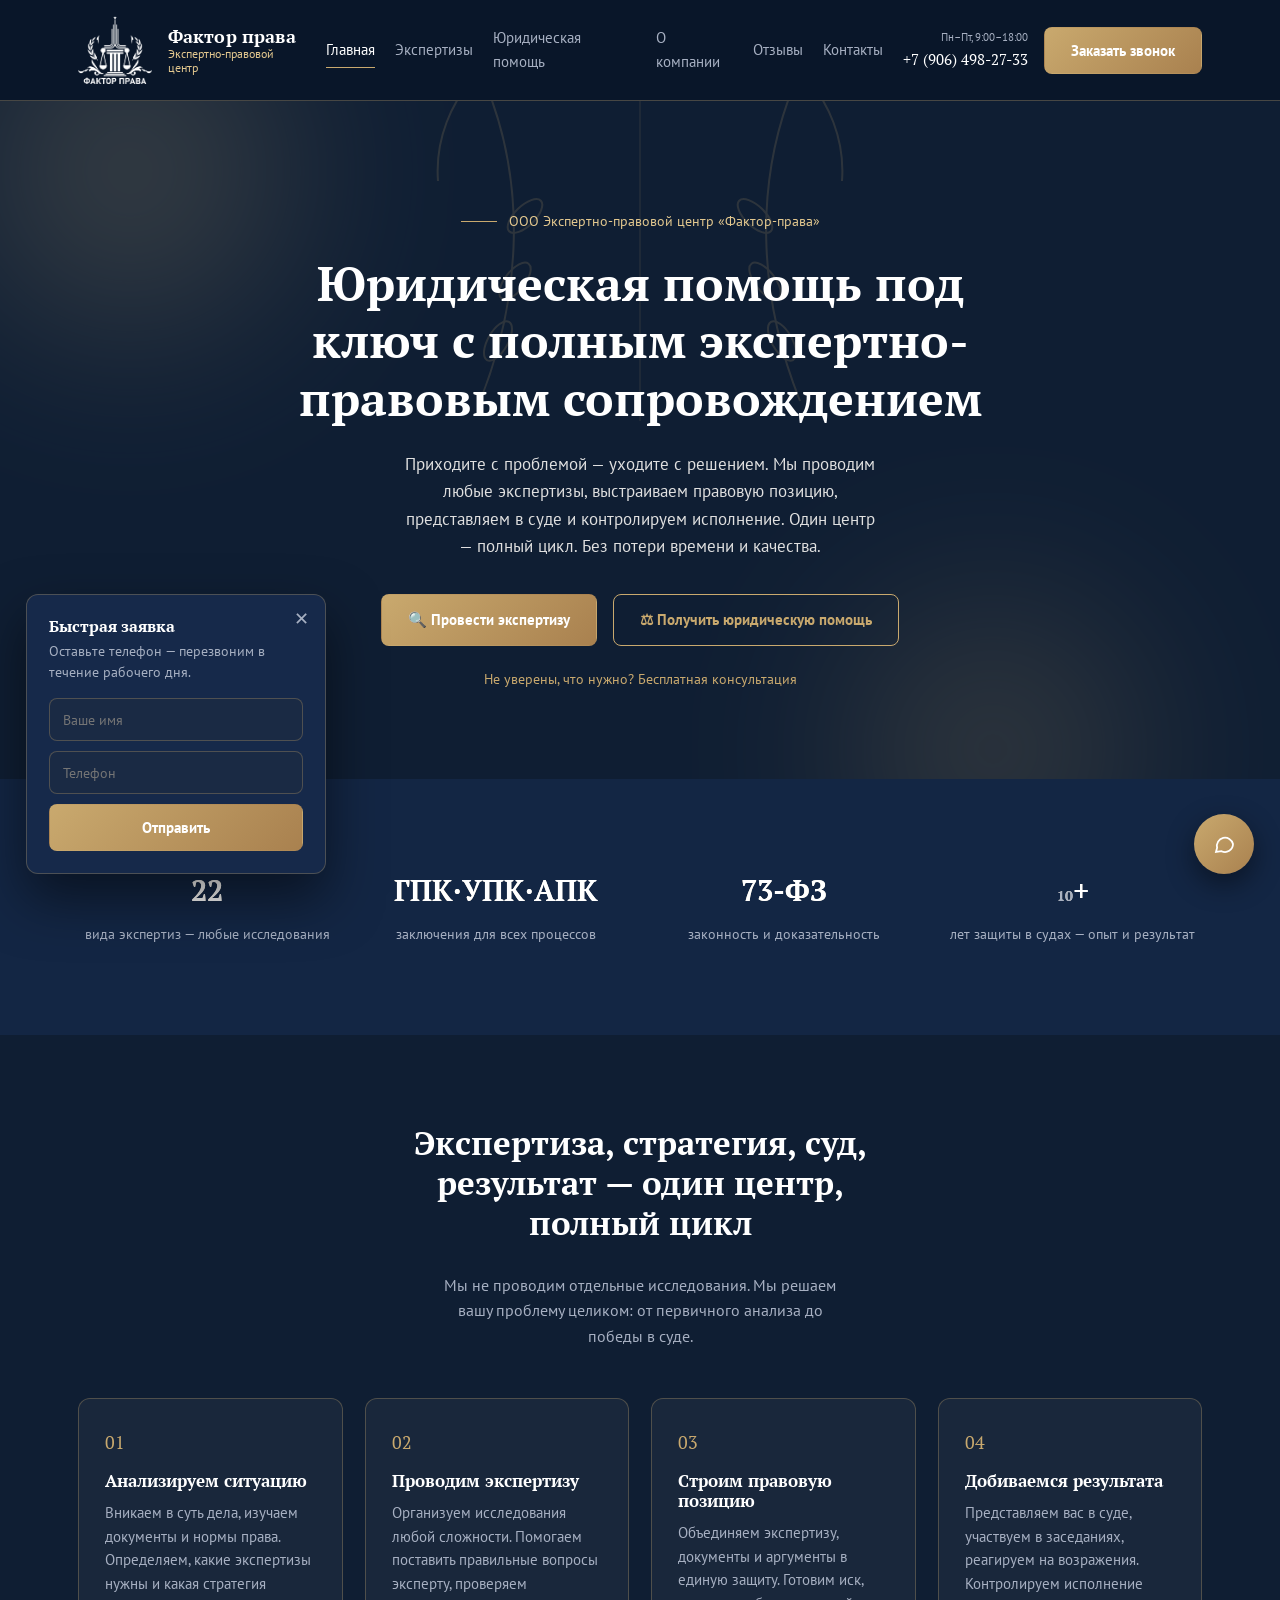
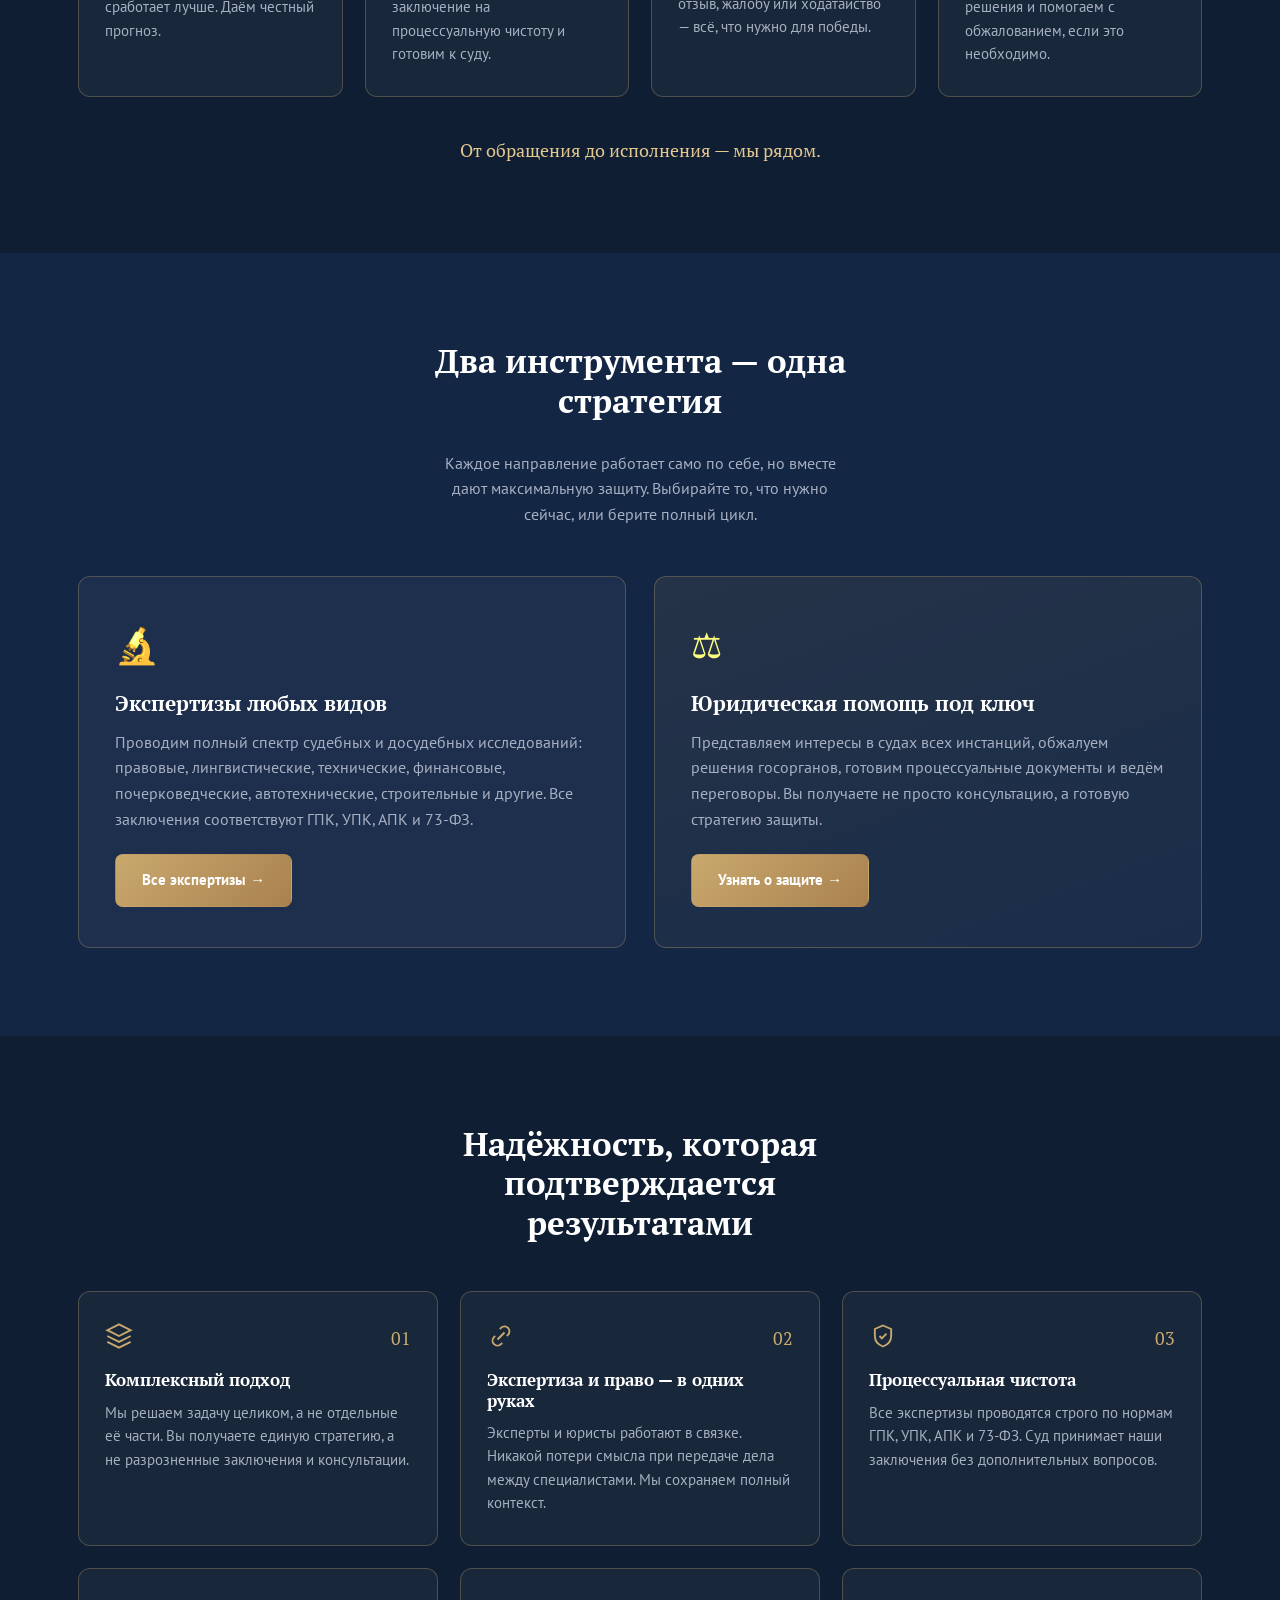
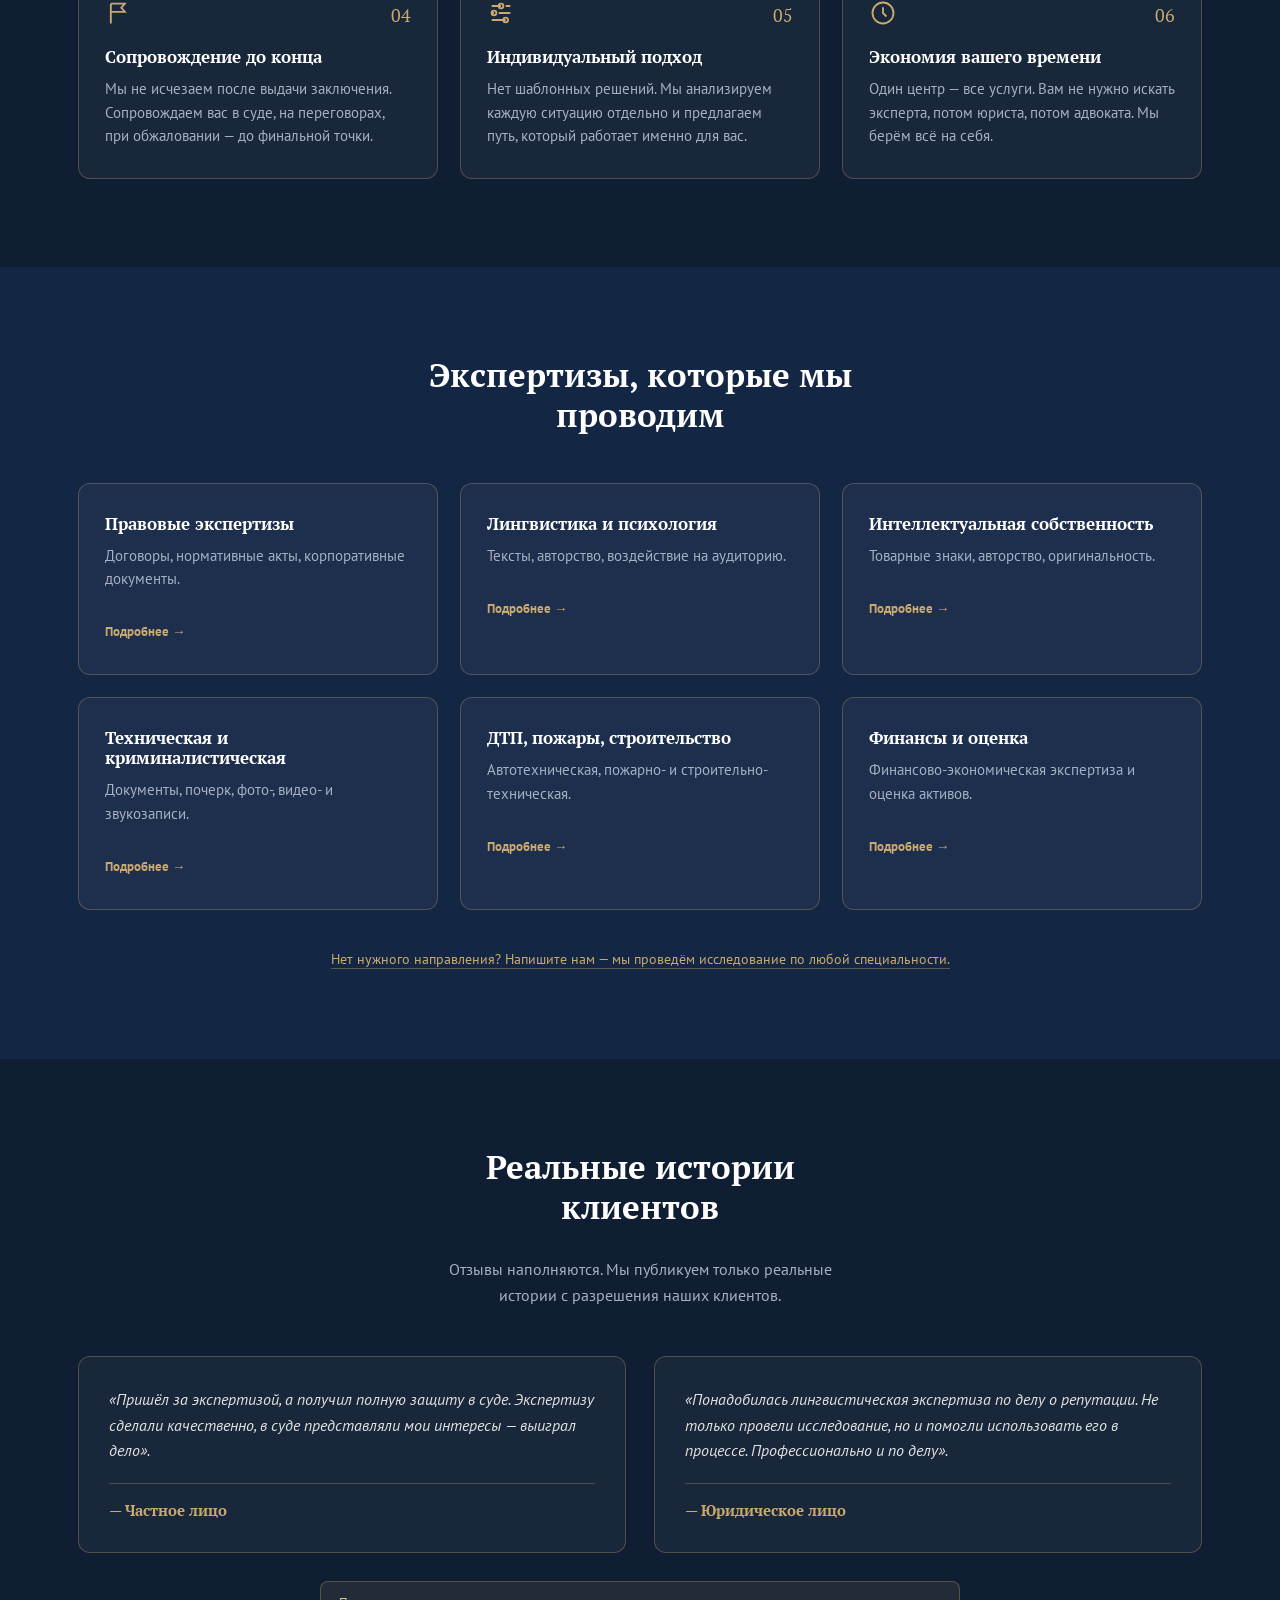
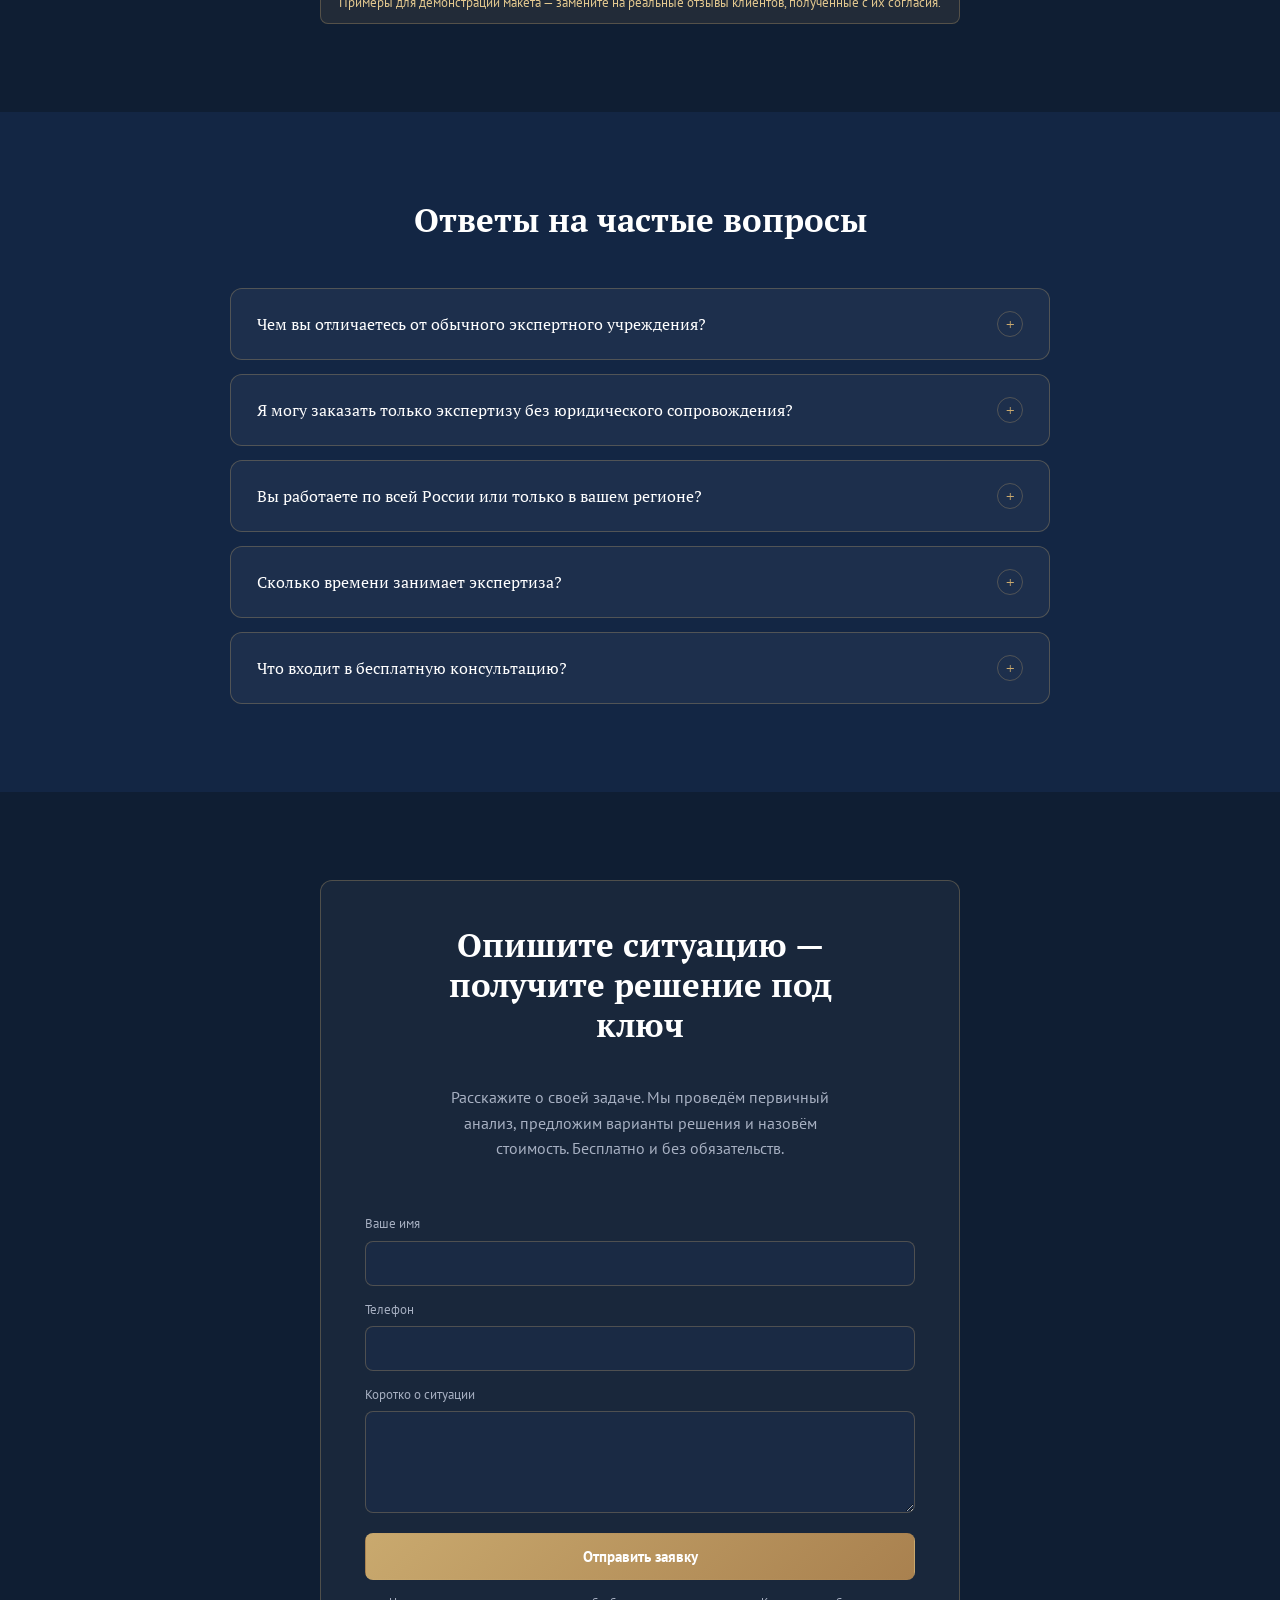
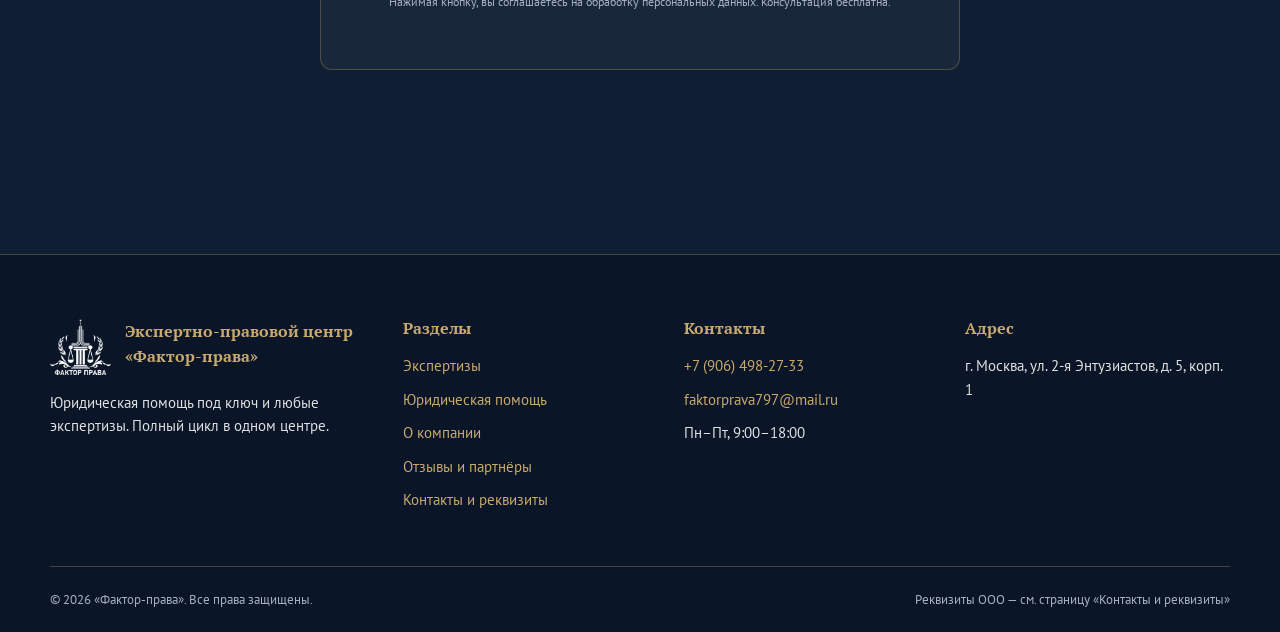
<file: index.html>
<!DOCTYPE html>
<html lang="ru">
<head>
<meta charset="UTF-8">
<meta name="viewport" content="width=device-width, initial-scale=1.0">
<title>Фактор права — экспертно-правовой центр</title>
<meta name="description" content="ООО Экспертно-правовой центр «Фактор-права» — 22 вида судебных и досудебных экспертиз и юридическая помощь под ключ: от анализа до победы в суде.">
<link rel="icon" href="images/logo-black.png">
<link rel="preconnect" href="https://fonts.googleapis.com">
<link href="https://fonts.googleapis.com/css2?family=PT+Serif:wght@400;700&family=PT+Sans:wght@400;700&display=swap" rel="stylesheet">
<link rel="stylesheet" href="css/style.css">
</head>
<body>

<header class="site-header">
  <div class="container">
    <a href="index.html" class="brand">
      <img src="images/logo-white.png" alt="Фактор права">
      <span class="brand-text"><strong>Фактор права</strong><span>Экспертно-правовой центр</span></span>
    </a>
    <nav class="main-nav" id="main-nav">
      <a href="index.html" aria-current="page">Главная</a>
      <a href="services.html">Экспертизы</a>
      <a href="legal-help.html">Юридическая помощь</a>
      <a href="about.html">О компании</a>
      <a href="reviews.html">Отзывы</a>
      <a href="contacts.html">Контакты</a>
      <button class="btn btn-seal nav-cta" data-open-call>Заказать звонок</button>
    </nav>
    <div class="header-actions">
      <div class="header-phone"><small>Пн–Пт, 9:00–18:00</small>+7 (906) 498-27-33</div>
      <button class="btn btn-seal" data-open-call>Заказать звонок</button>
      <button class="nav-toggle" aria-label="Открыть меню" aria-expanded="false">☰</button>
    </div>
  </div>
</header>

<!-- ============ БЛОК 3. ПЕРВЫЙ ЭКРАН ============ -->
<section class="hero">
  <div class="hero-motif" aria-hidden="true">
    <svg width="620" height="620" viewBox="0 0 620 620" style="position:absolute; left:50%; top:-260px; transform:translateX(-50%);">
      <g fill="none" stroke="#C9A96E" stroke-width="2">
        <path d="M470 560 C 430 460, 420 340, 470 230 C 500 260, 515 300, 512 340" />
        <ellipse cx="452" cy="500" rx="10" ry="22" transform="rotate(-30 452 500)"/>
        <ellipse cx="435" cy="440" rx="10" ry="22" transform="rotate(-38 435 440)"/>
        <ellipse cx="425" cy="375" rx="10" ry="22" transform="rotate(-46 425 375)"/>
        <path d="M150 560 C 190 460, 200 340, 150 230 C 120 260, 105 300, 108 340" />
        <ellipse cx="168" cy="500" rx="10" ry="22" transform="rotate(30 168 500)"/>
        <ellipse cx="185" cy="440" rx="10" ry="22" transform="rotate(38 185 440)"/>
        <ellipse cx="195" cy="375" rx="10" ry="22" transform="rotate(46 195 375)"/>
        <line x1="310" y1="140" x2="310" y2="580" stroke-width="1"/>
        <path d="M270 140 h80 M280 100 h60 M290 60 h40" stroke-width="2"/>
        <polygon points="310,10 316,28 335,28 320,39 325,58 310,46 295,58 300,39 285,28 304,28" fill="#C9A96E" stroke="none"/>
      </g>
    </svg>
  </div>
  <div class="container hero-inner">
    <div class="hero-kicker"><span class="rule"></span>ООО Экспертно-правовой центр «Фактор-права»</div>
    <h1>Юридическая помощь под ключ с полным экспертно-правовым сопровождением</h1>
    <p class="hero-lede">Приходите с проблемой — уходите с решением. Мы проводим любые экспертизы, выстраиваем правовую позицию, представляем в суде и контролируем исполнение. Один центр — полный цикл. Без потери времени и качества.</p>
    <div class="hero-cta">
      <a href="services.html" class="btn btn-seal">🔍 Провести экспертизу</a>
      <a href="legal-help.html" class="btn btn-outline-light">⚖ Получить юридическую помощь</a>
    </div>
    <button class="hero-link" data-open-call style="background:none;border:none;cursor:pointer;font-family:inherit;">Не уверены, что нужно? Бесплатная консультация</button>
  </div>
</section>

<!-- ============ БЛОК 4. ЦИФРЫ И ФАКТЫ ============ -->
<section class="section-dark">
  <div class="container">
    <div class="stats-strip">
      <div class="stat-item reveal"><b data-counter="22">0</b><span>вида экспертиз — любые исследования</span></div>
      <div class="stat-item reveal"><b>ГПК·УПК·АПК</b><span>заключения для всех процессов</span></div>
      <div class="stat-item reveal"><b>73-ФЗ</b><span>законность и доказательность</span></div>
      <div class="stat-item reveal"><b><span data-counter="10">0</span>+</b><span>лет защиты в судах — опыт и результат</span></div>
    </div>
  </div>
</section>

<!-- ============ БЛОК 1. КАК МЫ РАБОТАЕМ ============ -->
<section>
  <div class="container">
    <div class="section-head centered">
      <h2>Экспертиза, стратегия, суд, результат — один центр, полный цикл</h2>
      <p class="section-lede">Мы не проводим отдельные исследования. Мы решаем вашу проблему целиком: от первичного анализа до победы в суде.</p>
    </div>
    <div class="card-grid steps-grid">
      <div class="gcard reveal">
        <span class="num">01</span>
        <h3>Анализируем ситуацию</h3>
        <p>Вникаем в суть дела, изучаем документы и нормы права. Определяем, какие экспертизы нужны и какая стратегия сработает лучше. Даём честный прогноз.</p>
      </div>
      <div class="gcard reveal">
        <span class="num">02</span>
        <h3>Проводим экспертизу</h3>
        <p>Организуем исследования любой сложности. Помогаем поставить правильные вопросы эксперту, проверяем заключение на процессуальную чистоту и готовим к суду.</p>
      </div>
      <div class="gcard reveal">
        <span class="num">03</span>
        <h3>Строим правовую позицию</h3>
        <p>Объединяем экспертизу, документы и аргументы в единую защиту. Готовим иск, отзыв, жалобу или ходатайство — всё, что нужно для победы.</p>
      </div>
      <div class="gcard reveal">
        <span class="num">04</span>
        <h3>Добиваемся результата</h3>
        <p>Представляем вас в суде, участвуем в заседаниях, реагируем на возражения. Контролируем исполнение решения и помогаем с обжалованием, если это необходимо.</p>
      </div>
    </div>
    <p class="text-center" style="margin-top:40px; font-family:var(--serif); font-size:1.1rem; color:var(--seal-light);">От обращения до исполнения — мы рядом.</p>
  </div>
</section>

<!-- ============ БЛОК 2. ДВА НАПРАВЛЕНИЯ ============ -->
<section class="section-dark">
  <div class="container">
    <div class="section-head centered">
      <h2>Два инструмента — одна стратегия</h2>
      <p class="section-lede">Каждое направление работает само по себе, но вместе дают максимальную защиту. Выбирайте то, что нужно сейчас, или берите полный цикл.</p>
    </div>
    <div class="split-grid">
      <div class="split-card reveal">
        <div class="icon" aria-hidden="true">🔬</div>
        <h3>Экспертизы любых видов</h3>
        <p>Проводим полный спектр судебных и досудебных исследований: правовые, лингвистические, технические, финансовые, почерковедческие, автотехнические, строительные и другие. Все заключения соответствуют ГПК, УПК, АПК и 73-ФЗ.</p>
        <a href="services.html" class="btn btn-seal">Все экспертизы →</a>
      </div>
      <div class="split-card gold-tint reveal">
        <div class="icon" aria-hidden="true">⚖</div>
        <h3>Юридическая помощь под ключ</h3>
        <p>Представляем интересы в судах всех инстанций, обжалуем решения госорганов, готовим процессуальные документы и ведём переговоры. Вы получаете не просто консультацию, а готовую стратегию защиты.</p>
        <a href="legal-help.html" class="btn btn-seal">Узнать о защите →</a>
      </div>
    </div>
  </div>
</section>

<!-- ============ БЛОК 5. ПОЧЕМУ ВЫБИРАЮТ НАС ============ -->
<section>
  <div class="container">
    <div class="section-head centered">
      <h2>Надёжность, которая подтверждается результатами</h2>
    </div>
    <div class="card-grid" style="grid-template-columns: repeat(3,1fr); gap:22px;">
      <div class="gcard reveal">
        <div class="num-row">
          <span class="icon" aria-hidden="true"><svg width="28" height="28" viewBox="0 0 24 24" fill="none" stroke="#C9A96E" stroke-width="1.6"><path d="M12 2 2 7l10 5 10-5-10-5Z"/><path d="M2 12l10 5 10-5"/><path d="M2 17l10 5 10-5"/></svg></span>
          <span class="num">01</span>
        </div>
        <h3>Комплексный подход</h3><p>Мы решаем задачу целиком, а не отдельные её части. Вы получаете единую стратегию, а не разрозненные заключения и консультации.</p>
      </div>
      <div class="gcard reveal">
        <div class="num-row">
          <span class="icon" aria-hidden="true"><svg width="28" height="28" viewBox="0 0 24 24" fill="none" stroke="#C9A96E" stroke-width="1.6"><path d="M9 15l6-6"/><path d="M11 6l1-1a4 4 0 0 1 6 6l-1 1"/><path d="M13 18l-1 1a4 4 0 0 1-6-6l1-1"/></svg></span>
          <span class="num">02</span>
        </div>
        <h3>Экспертиза и право — в одних руках</h3><p>Эксперты и юристы работают в связке. Никакой потери смысла при передаче дела между специалистами. Мы сохраняем полный контекст.</p>
      </div>
      <div class="gcard reveal">
        <div class="num-row">
          <span class="icon" aria-hidden="true"><svg width="28" height="28" viewBox="0 0 24 24" fill="none" stroke="#C9A96E" stroke-width="1.6"><path d="M12 3l7 3v6c0 4.5-3 7.5-7 9-4-1.5-7-4.5-7-9V6l7-3Z"/><path d="M9 12l2 2 4-4"/></svg></span>
          <span class="num">03</span>
        </div>
        <h3>Процессуальная чистота</h3><p>Все экспертизы проводятся строго по нормам ГПК, УПК, АПК и 73-ФЗ. Суд принимает наши заключения без дополнительных вопросов.</p>
      </div>
      <div class="gcard reveal">
        <div class="num-row">
          <span class="icon" aria-hidden="true"><svg width="28" height="28" viewBox="0 0 24 24" fill="none" stroke="#C9A96E" stroke-width="1.6"><path d="M5 21V4"/><path d="M5 4h12l-3 3.5L17 11H5"/></svg></span>
          <span class="num">04</span>
        </div>
        <h3>Сопровождение до конца</h3><p>Мы не исчезаем после выдачи заключения. Сопровождаем вас в суде, на переговорах, при обжаловании — до финальной точки.</p>
      </div>
      <div class="gcard reveal">
        <div class="num-row">
          <span class="icon" aria-hidden="true"><svg width="28" height="28" viewBox="0 0 24 24" fill="none" stroke="#C9A96E" stroke-width="1.6"><path d="M4 6h8M16 6h4"/><path d="M4 12h2M10 12h10"/><path d="M4 18h12M20 18h0"/><circle cx="12" cy="6" r="2"/><circle cx="6" cy="12" r="2"/><circle cx="16" cy="18" r="2"/></svg></span>
          <span class="num">05</span>
        </div>
        <h3>Индивидуальный подход</h3><p>Нет шаблонных решений. Мы анализируем каждую ситуацию отдельно и предлагаем путь, который работает именно для вас.</p>
      </div>
      <div class="gcard reveal">
        <div class="num-row">
          <span class="icon" aria-hidden="true"><svg width="28" height="28" viewBox="0 0 24 24" fill="none" stroke="#C9A96E" stroke-width="1.6"><circle cx="12" cy="12" r="9"/><path d="M12 7v5l3 3"/></svg></span>
          <span class="num">06</span>
        </div>
        <h3>Экономия вашего времени</h3><p>Один центр — все услуги. Вам не нужно искать эксперта, потом юриста, потом адвоката. Мы берём всё на себя.</p>
      </div>
    </div>
  </div>
</section>

<!-- ============ БЛОК 6. НАПРАВЛЕНИЯ ЭКСПЕРТИЗ ============ -->
<section class="section-dark">
  <div class="container">
    <div class="section-head centered">
      <h2>Экспертизы, которые мы проводим</h2>
    </div>
    <div class="card-grid directions-grid">
      <a class="gcard reveal" href="services.html#pravovye"><h4>Правовые экспертизы</h4><p>Договоры, нормативные акты, корпоративные документы.</p><span class="go">Подробнее →</span></a>
      <a class="gcard reveal" href="services.html#lingvo"><h4>Лингвистика и психология</h4><p>Тексты, авторство, воздействие на аудиторию.</p><span class="go">Подробнее →</span></a>
      <a class="gcard reveal" href="services.html#is"><h4>Интеллектуальная собственность</h4><p>Товарные знаки, авторство, оригинальность.</p><span class="go">Подробнее →</span></a>
      <a class="gcard reveal" href="services.html#tech"><h4>Техническая и криминалистическая</h4><p>Документы, почерк, фото-, видео- и звукозаписи.</p><span class="go">Подробнее →</span></a>
      <a class="gcard reveal" href="services.html#auto-fire"><h4>ДТП, пожары, строительство</h4><p>Автотехническая, пожарно- и строительно-техническая.</p><span class="go">Подробнее →</span></a>
      <a class="gcard reveal" href="services.html#finance"><h4>Финансы и оценка</h4><p>Финансово-экономическая экспертиза и оценка активов.</p><span class="go">Подробнее →</span></a>
    </div>
    <p class="text-center" style="margin-top:36px;"><a href="contacts.html" class="hero-link">Нет нужного направления? Напишите нам — мы проведём исследование по любой специальности.</a></p>
  </div>
</section>

<!-- ============ БЛОК 7. ОТЗЫВЫ ============ -->
<section>
  <div class="container">
    <div class="section-head centered">
      <h2>Реальные истории клиентов</h2>
      <p class="section-lede">Отзывы наполняются. Мы публикуем только реальные истории с разрешения наших клиентов.</p>
    </div>
    <div class="testimonials">
      <div class="testimonial reveal">
        <p>«Пришёл за экспертизой, а получил полную защиту в суде. Экспертизу сделали качественно, в суде представляли мои интересы — выиграл дело».</p>
        <div class="testimonial-author"><strong>— Частное лицо</strong></div>
      </div>
      <div class="testimonial reveal">
        <p>«Понадобилась лингвистическая экспертиза по делу о репутации. Не только провели исследование, но и помогли использовать его в процессе. Профессионально и по делу».</p>
        <div class="testimonial-author"><strong>— Юридическое лицо</strong></div>
      </div>
    </div>
    <p class="placeholder-note" style="margin-top:28px; max-width:640px; margin-left:auto; margin-right:auto; text-align:center;">Примеры для демонстрации макета — замените на реальные отзывы клиентов, полученные с их согласия.</p>
  </div>
</section>

<!-- ============ БЛОК 8. FAQ ============ -->
<section class="section-dark">
  <div class="container">
    <div class="section-head centered">
      <h2>Ответы на частые вопросы</h2>
    </div>
    <div class="faq-list">
      <details class="faq-item">
        <summary>Чем вы отличаетесь от обычного экспертного учреждения?<span class="chev">+</span></summary>
        <div class="faq-body">Мы не просто проводим экспертизы. Мы строим вокруг них полноценную правовую позицию и сами защищаем её в суде. Вы получаете не заключение, а готовое решение проблемы.</div>
      </details>
      <details class="faq-item">
        <summary>Я могу заказать только экспертизу без юридического сопровождения?<span class="chev">+</span></summary>
        <div class="faq-body">Да, конечно. Наши направления работают и отдельно. Вы можете заказать только исследование или только юридическую помощь. Но комплексный подход даёт лучший результат.</div>
      </details>
      <details class="faq-item">
        <summary>Вы работаете по всей России или только в вашем регионе?<span class="chev">+</span></summary>
        <div class="faq-body">Проводим экспертизы дистанционно, представляем интересы в судах по всей стране. Главное — чтобы дело было подсудно, мы готовы работать в любом регионе.</div>
      </details>
      <details class="faq-item">
        <summary>Сколько времени занимает экспертиза?<span class="chev">+</span></summary>
        <div class="faq-body">Срок зависит от сложности исследования. От нескольких дней до нескольких недель. Мы называем точные сроки до начала работы.</div>
      </details>
      <details class="faq-item">
        <summary>Что входит в бесплатную консультацию?<span class="chev">+</span></summary>
        <div class="faq-body">Мы изучаем вашу ситуацию, определяем, какие экспертизы или юридические действия нужны, и даём предварительную оценку перспектив. Это занимает 15–30 минут и ни к чему вас не обязывает.</div>
      </details>
    </div>
  </div>
</section>

<!-- ============ БЛОК 9. ФОРМА ЗАЯВКИ ============ -->
<section>
  <div class="container">
    <div class="apply-panel reveal">
      <div class="section-head centered" style="margin-bottom:26px;">
        <h2>Опишите ситуацию — получите решение под ключ</h2>
        <p class="section-lede">Расскажите о своей задаче. Мы проведём первичный анализ, предложим варианты решения и назовём стоимость. Бесплатно и без обязательств.</p>
      </div>
      <form data-demo-form>
        <div class="field" style="margin-bottom:14px;"><label for="a-name">Ваше имя</label><input id="a-name" name="name" type="text" required></div>
        <div class="field" style="margin-bottom:14px;"><label for="a-phone">Телефон</label><input id="a-phone" name="phone" type="tel" required></div>
        <div class="field" style="margin-bottom:20px;"><label for="a-msg">Коротко о ситуации</label><textarea id="a-msg" name="message" rows="4"></textarea></div>
        <button class="btn btn-seal btn-block" type="submit">Отправить заявку</button>
        <p class="form-note" style="margin-top:12px; text-align:center;">Нажимая кнопку, вы соглашаетесь на обработку персональных данных. Консультация бесплатна.</p>
        <div class="form-success"></div>
      </form>
    </div>
  </div>
</section>

<!-- ============ БЛОК 10. ПОДВАЛ ============ -->
<footer class="site-footer">
  <div class="container footer-top">
    <div>
      <div class="footer-brand">
        <img src="images/logo-white.png" alt="Фактор права">
        <strong>Экспертно-правовой центр «Фактор-права»</strong>
      </div>
      <p>Юридическая помощь под ключ и любые экспертизы. Полный цикл в одном центре.</p>
    </div>
    <div>
      <h4>Разделы</h4>
      <ul>
        <li><a href="services.html">Экспертизы</a></li>
        <li><a href="legal-help.html">Юридическая помощь</a></li>
        <li><a href="about.html">О компании</a></li>
        <li><a href="reviews.html">Отзывы и партнёры</a></li>
        <li><a href="contacts.html">Контакты и реквизиты</a></li>
      </ul>
    </div>
    <div>
      <h4>Контакты</h4>
      <ul>
        <li><a href="tel:+79064982733">+7 (906) 498-27-33</a></li>
        <li><a href="mailto:faktorprava797@mail.ru">faktorprava797@mail.ru</a></li>
        <li>Пн–Пт, 9:00–18:00</li>
      </ul>
    </div>
    <div>
      <h4>Адрес</h4>
      <ul><li>г. Москва, ул. 2-я Энтузиастов, д. 5, корп. 1</li></ul>
    </div>
  </div>
  <div class="container footer-bottom">
    <span>© 2026 «Фактор-права». Все права защищены.</span>
    <span>Реквизиты ООО — см. страницу «Контакты и реквизиты»</span>
  </div>
</footer>

<div class="floating-contact" id="floating-contact">
  <button class="floating-contact-close" id="floating-contact-close" aria-label="Скрыть форму">✕</button>
  <h4>Быстрая заявка</h4>
  <p>Оставьте телефон — перезвоним в течение рабочего дня.</p>
  <form data-demo-form>
    <input type="text" name="name" placeholder="Ваше имя" required>
    <input type="tel" name="phone" placeholder="Телефон" required>
    <button class="btn btn-seal btn-block" type="submit">Отправить</button>
    <div class="form-success"></div>
  </form>
</div>
<button class="floating-contact-tab" id="floating-contact-tab">
  <span class="dot"></span> Оставить заявку
</button>

<div class="quick-dock">
  <div class="chat-panel" id="chat-panel">
    <div class="chat-head">
      <div><strong>Фактор права</strong><span>Обычно отвечаем в течение часа</span></div>
      <button class="chat-close" id="chat-close" aria-label="Закрыть чат">✕</button>
    </div>
    <div class="chat-body">
      <div class="chat-bubble">Здравствуйте! Мы — экспертно-правовой центр «Фактор-права». Проводим экспертизы и оказываем юридическую помощь под ключ. Чем можем помочь?</div>
      <div class="chat-quick">
        <button type="button" id="chat-ask-btn">Задать вопрос</button>
        <button type="button" onclick="location.href='services.html'">Виды экспертиз</button>
        <button type="button" onclick="location.href='legal-help.html'">Юридическая помощь</button>
        <button type="button" onclick="location.href='contacts.html'">Телефон и адрес</button>
      </div>
      <form class="chat-callform form-light" id="chat-callform" data-demo-form>
        <div class="field"><label for="c-name">Имя</label><input id="c-name" name="name" required></div>
        <div class="field"><label for="c-phone">Телефон</label><input id="c-phone" name="phone" type="tel" required></div>
        <div class="field"><label for="c-msg">Вопрос</label><textarea id="c-msg" name="message" rows="3"></textarea></div>
        <button class="btn btn-primary btn-block" type="submit">Отправить</button>
        <div class="form-success"></div>
      </form>
    </div>
  </div>
  <button class="dock-btn" id="chat-toggle" aria-label="Открыть чат с центром «Фактор-права»">
    <svg width="24" height="24" viewBox="0 0 24 24" fill="none" stroke="currentColor" stroke-width="1.8"><path d="M21 12a8 8 0 0 1-11.5 7.2L4 20l1.1-4.2A8 8 0 1 1 21 12Z"/></svg>
  </button>
</div>

<dialog class="modal" id="call-dialog">
  <div class="modal-inner">
    <div class="modal-head">
      <h3>Заказать звонок</h3>
      <button class="modal-close" data-close-call aria-label="Закрыть">✕</button>
    </div>
    <p class="modal-lede">Оставьте номер — перезвоним в удобное время.</p>
    <form data-demo-form class="form-light">
      <div class="field"><label for="m-name">Имя</label><input id="m-name" name="name" required></div>
      <div class="field"><label for="m-phone">Телефон</label><input id="m-phone" name="phone" type="tel" required></div>
      <div class="field"><label for="m-time">Удобное время</label><input id="m-time" name="time" placeholder="Например, после 15:00"></div>
      <button class="btn btn-seal btn-block" type="submit">Заказать звонок</button>
      <div class="form-success"></div>
    </form>
  </div>
</dialog>

<script src="js/main.js"></script>
</body>
</html>
</file>
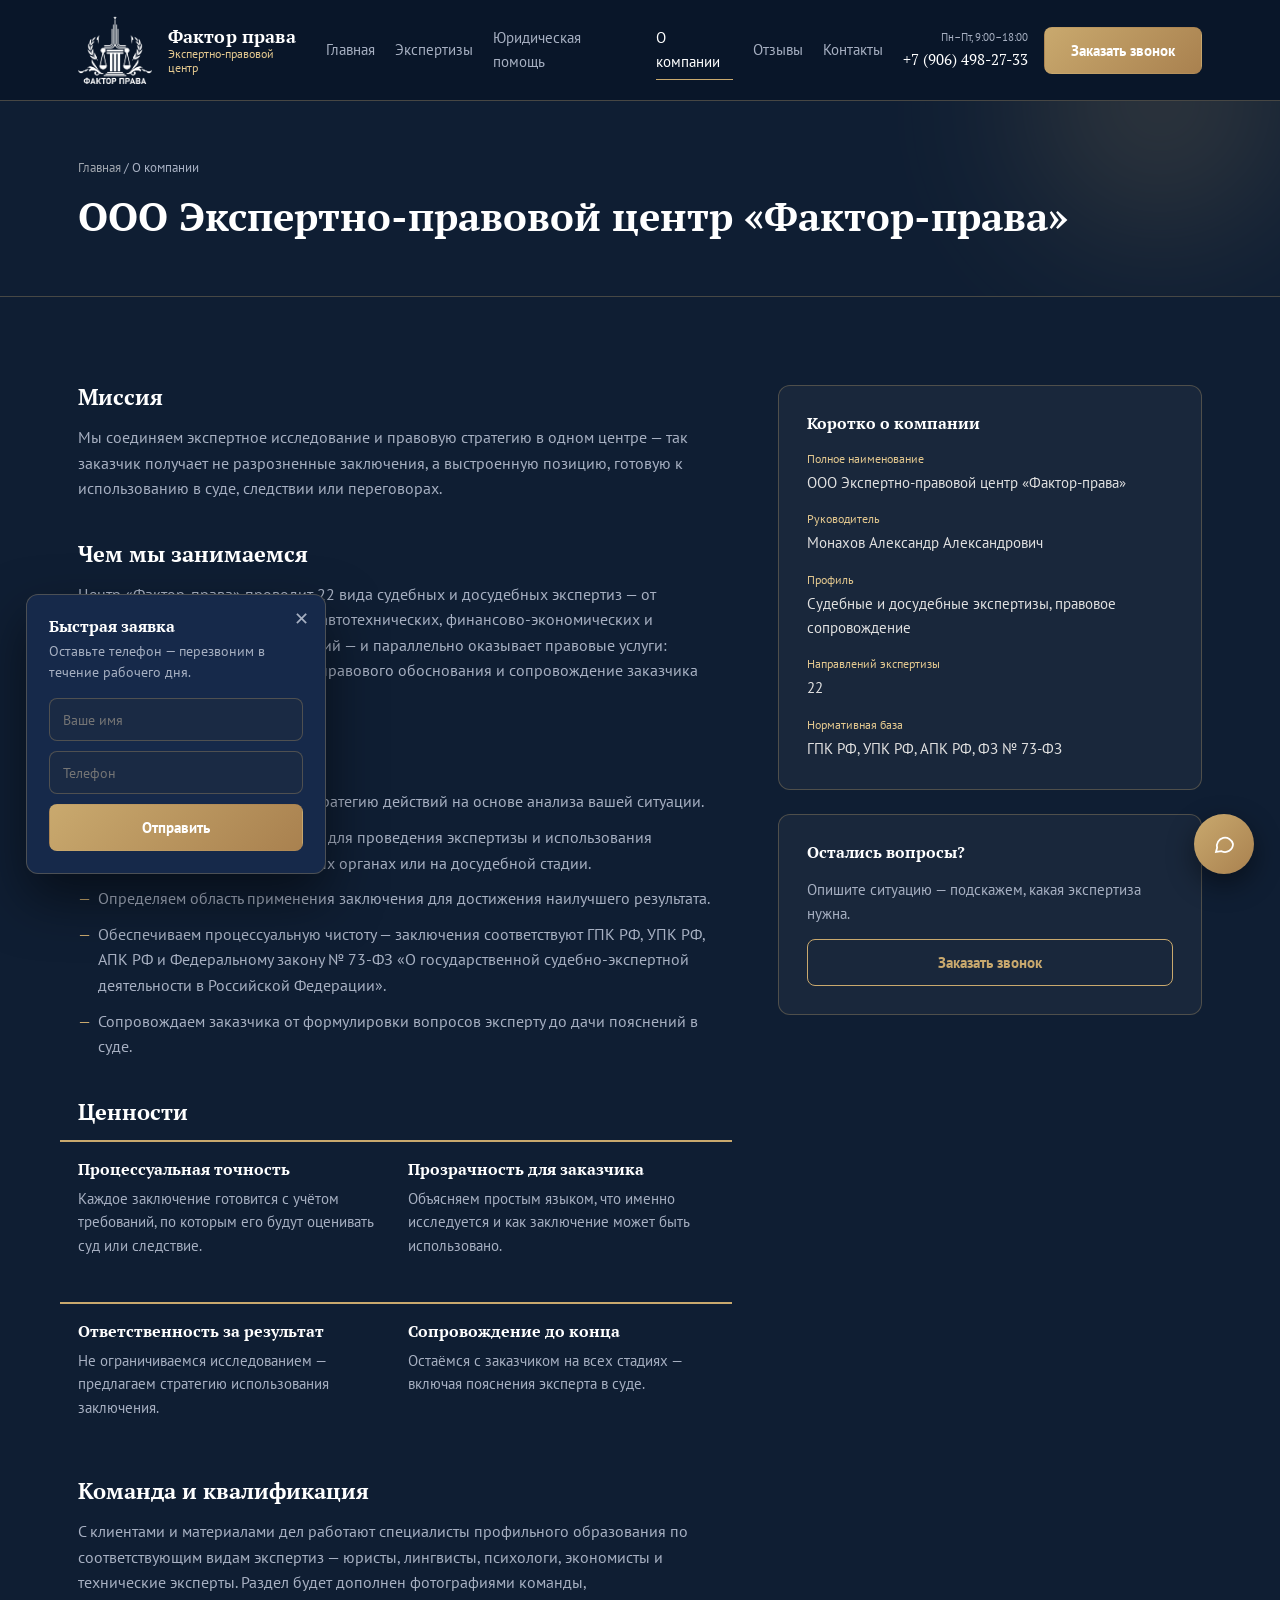
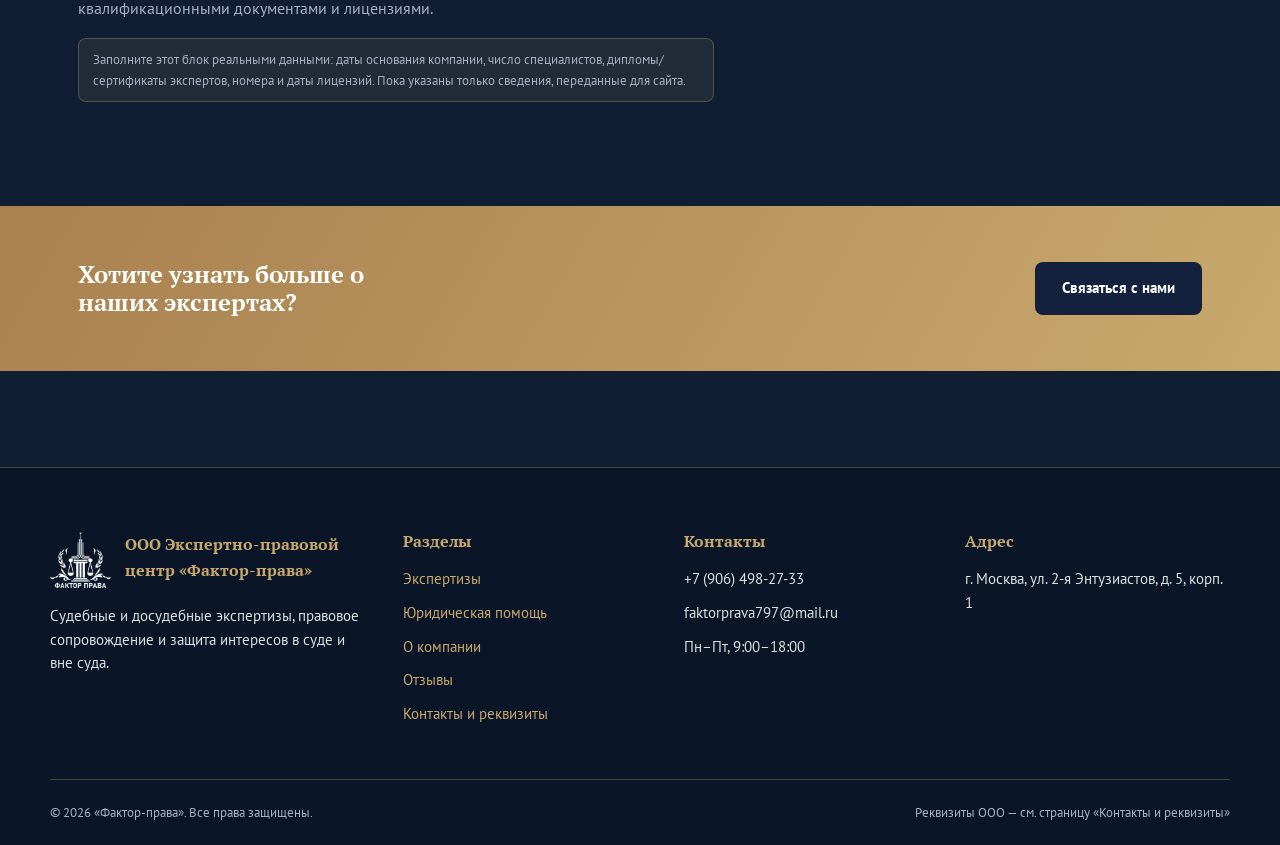
<file: about.html>
<!DOCTYPE html>
<html lang="ru">
<head>
<meta charset="UTF-8">
<meta name="viewport" content="width=device-width, initial-scale=1.0">
<title>О компании — Фактор права</title>
<meta name="description" content="ООО Экспертно-правовой центр «Фактор-права» — миссия, ценности и подход к проведению экспертиз и правовому сопровождению.">
<link rel="icon" href="images/logo-black.png">
<link rel="preconnect" href="https://fonts.googleapis.com">
<link href="https://fonts.googleapis.com/css2?family=PT+Serif:wght@400;700&family=PT+Sans:wght@400;700&display=swap" rel="stylesheet">
<link rel="stylesheet" href="css/style.css">
</head>
<body>

<header class="site-header">
  <div class="container">
    <a href="index.html" class="brand">
      <img src="images/logo-white.png" alt="Фактор права">
      <span class="brand-text"><strong>Фактор права</strong><span>Экспертно-правовой центр</span></span>
    </a>
    <nav class="main-nav" id="main-nav">
      <a href="index.html">Главная</a>
      <a href="services.html">Экспертизы</a>
      <a href="legal-help.html">Юридическая помощь</a>
      <a href="about.html" aria-current="page">О компании</a>
      <a href="reviews.html">Отзывы</a>
      <a href="contacts.html">Контакты</a>
      <button class="btn btn-seal nav-cta" data-open-call>Заказать звонок</button>
    </nav>
    <div class="header-actions">
      <div class="header-phone"><small>Пн–Пт, 9:00–18:00</small>+7 (906) 498-27-33</div>
      <button class="btn btn-seal" data-open-call>Заказать звонок</button>
      <button class="nav-toggle" aria-label="Открыть меню" aria-expanded="false">☰</button>
    </div>
  </div>
</header>

<div class="page-hero">
  <div class="container">
    <div class="crumb"><a href="index.html" style="color:rgba(255,255,255,.6)">Главная</a> / О компании</div>
    <h1>ООО Экспертно-правовой центр «Фактор-права»</h1>
  </div>
</div>

<section>
  <div class="container content-grid">
    <div class="prose">
      <h2>Миссия</h2>
      <p>Мы соединяем экспертное исследование и правовую стратегию в одном центре — так заказчик получает не разрозненные заключения, а выстроенную позицию, готовую к использованию в суде, следствии или переговорах.</p>

      <h2>Чем мы занимаемся</h2>
      <p>Центр «Фактор-права» проводит 22 вида судебных и досудебных экспертиз — от правового анализа договоров до автотехнических, финансово-экономических и судебно-медицинских исследований — и параллельно оказывает правовые услуги: разработку стратегии, подготовку правового обоснования и сопровождение заказчика на всех этапах.</p>

      <h2>Подход к работе</h2>
      <ul>
        <li>Разрабатываем оптимальную стратегию действий на основе анализа вашей ситуации.</li>
        <li>Готовим правовое обоснование для проведения экспертизы и использования заключения в суде, следственных органах или на досудебной стадии.</li>
        <li>Определяем область применения заключения для достижения наилучшего результата.</li>
        <li>Обеспечиваем процессуальную чистоту — заключения соответствуют ГПК РФ, УПК РФ, АПК РФ и Федеральному закону № 73-ФЗ «О государственной судебно-экспертной деятельности в Российской Федерации».</li>
        <li>Сопровождаем заказчика от формулировки вопросов эксперту до дачи пояснений в суде.</li>
      </ul>

      <h2>Ценности</h2>
      <div class="values-grid">
        <div class="value-card"><h4>Процессуальная точность</h4><p>Каждое заключение готовится с учётом требований, по которым его будут оценивать суд или следствие.</p></div>
        <div class="value-card"><h4>Прозрачность для заказчика</h4><p>Объясняем простым языком, что именно исследуется и как заключение может быть использовано.</p></div>
        <div class="value-card"><h4>Ответственность за результат</h4><p>Не ограничиваемся исследованием — предлагаем стратегию использования заключения.</p></div>
        <div class="value-card"><h4>Сопровождение до конца</h4><p>Остаёмся с заказчиком на всех стадиях — включая пояснения эксперта в суде.</p></div>
      </div>

      <h2>Команда и квалификация</h2>
      <p>С клиентами и материалами дел работают специалисты профильного образования по соответствующим видам экспертиз — юристы, лингвисты, психологи, экономисты и технические эксперты. Раздел будет дополнен фотографиями команды, квалификационными документами и лицензиями.</p>
      <p class="placeholder-note">Заполните этот блок реальными данными: даты основания компании, число специалистов, дипломы/сертификаты экспертов, номера и даты лицензий. Пока указаны только сведения, переданные для сайта.</p>
    </div>

    <aside>
      <div class="side-card">
        <h3>Коротко о компании</h3>
        <dl>
          <dt>Полное наименование</dt>
          <dd>ООО Экспертно-правовой центр «Фактор-права»</dd>
          <dt>Руководитель</dt>
          <dd>Монахов Александр Александрович</dd>
          <dt>Профиль</dt>
          <dd>Судебные и досудебные экспертизы, правовое сопровождение</dd>
          <dt>Направлений экспертизы</dt>
          <dd>22</dd>
          <dt>Нормативная база</dt>
          <dd>ГПК РФ, УПК РФ, АПК РФ, ФЗ № 73-ФЗ</dd>
        </dl>
      </div>
      <div class="side-card">
        <h3>Остались вопросы?</h3>
        <p style="color:var(--text-soft); font-size:.92rem; margin-bottom:14px;">Опишите ситуацию — подскажем, какая экспертиза нужна.</p>
        <button class="btn btn-outline btn-block" data-open-call>Заказать звонок</button>
      </div>
    </aside>
  </div>
</section>

<section class="cta-strip">
  <div class="container">
    <h2>Хотите узнать больше о наших экспертах?</h2>
    <a href="contacts.html" class="btn btn-primary" style="background:#14213D;">Связаться с нами</a>
  </div>
</section>

<footer class="site-footer">
  <div class="container footer-top">
    <div>
      <div class="footer-brand">
        <img src="images/logo-white.png" alt="Фактор права">
        <strong>ООО Экспертно-правовой центр «Фактор-права»</strong>
      </div>
      <p>Судебные и досудебные экспертизы, правовое сопровождение и защита интересов в суде и вне суда.</p>
    </div>
    <div>
      <h4>Разделы</h4>
      <ul>
        <li><a href="services.html">Экспертизы</a></li>
        <li><a href="legal-help.html">Юридическая помощь</a></li>
        <li><a href="about.html">О компании</a></li>
        <li><a href="reviews.html">Отзывы</a></li>
        <li><a href="contacts.html">Контакты и реквизиты</a></li>
      </ul>
    </div>
    <div>
      <h4>Контакты</h4>
      <ul>
        <li>+7 (906) 498-27-33</li>
        <li>faktorprava797@mail.ru</li>
        <li>Пн–Пт, 9:00–18:00</li>
      </ul>
    </div>
    <div>
      <h4>Адрес</h4>
      <ul><li>г. Москва, ул. 2-я Энтузиастов, д. 5, корп. 1</li></ul>
    </div>
  </div>
  <div class="container footer-bottom">
    <span>© 2026 «Фактор-права». Все права защищены.</span>
    <span>Реквизиты ООО — см. страницу «Контакты и реквизиты»</span>
  </div>
</footer>

<div class="floating-contact" id="floating-contact">
  <button class="floating-contact-close" id="floating-contact-close" aria-label="Скрыть форму">✕</button>
  <h4>Быстрая заявка</h4>
  <p>Оставьте телефон — перезвоним в течение рабочего дня.</p>
  <form data-demo-form>
    <input type="text" name="name" placeholder="Ваше имя" required>
    <input type="tel" name="phone" placeholder="Телефон" required>
    <button class="btn btn-seal btn-block" type="submit">Отправить</button>
    <div class="form-success"></div>
  </form>
</div>
<button class="floating-contact-tab" id="floating-contact-tab">
  <span class="dot"></span> Оставить заявку
</button>

<div class="quick-dock">
  <div class="chat-panel" id="chat-panel">
    <div class="chat-head">
      <div><strong>Фактор права</strong><span>Обычно отвечаем в течение часа</span></div>
      <button class="chat-close" id="chat-close" aria-label="Закрыть чат">✕</button>
    </div>
    <div class="chat-body">
      <div class="chat-bubble">Здравствуйте! Готовы ответить на вопросы о компании и экспертах.</div>
      <div class="chat-quick">
        <button type="button" id="chat-ask-btn">Задать вопрос</button>
        <button type="button" onclick="location.href='contacts.html'">Телефон и адрес</button>
      </div>
      <form class="chat-callform form-light" id="chat-callform" data-demo-form>
        <div class="field"><label for="c-name">Имя</label><input id="c-name" name="name" required></div>
        <div class="field"><label for="c-phone">Телефон</label><input id="c-phone" name="phone" type="tel" required></div>
        <div class="field"><label for="c-msg">Вопрос</label><textarea id="c-msg" name="message" rows="3"></textarea></div>
        <button class="btn btn-primary btn-block" type="submit">Отправить</button>
        <div class="form-success"></div>
      </form>
    </div>
  </div>
  <button class="dock-btn" id="chat-toggle" aria-label="Открыть чат с центром «Фактор-права»">
    <svg width="24" height="24" viewBox="0 0 24 24" fill="none" stroke="currentColor" stroke-width="1.8"><path d="M21 12a8 8 0 0 1-11.5 7.2L4 20l1.1-4.2A8 8 0 1 1 21 12Z"/></svg>
  </button>
</div>

<dialog class="modal" id="call-dialog">
  <div class="modal-inner">
    <div class="modal-head"><h3>Заказать звонок</h3><button class="modal-close" data-close-call aria-label="Закрыть">✕</button></div>
    <p class="modal-lede">Оставьте номер — перезвоним в удобное время.</p>
    <form data-demo-form class="form-light">
      <div class="field"><label for="m-name">Имя</label><input id="m-name" name="name" required></div>
      <div class="field"><label for="m-phone">Телефон</label><input id="m-phone" name="phone" type="tel" required></div>
      <div class="field"><label for="m-time">Удобное время</label><input id="m-time" name="time" placeholder="Например, после 15:00"></div>
      <button class="btn btn-seal btn-block" type="submit">Заказать звонок</button>
      <div class="form-success"></div>
    </form>
  </div>
</dialog>

<script src="js/main.js"></script>
</body>
</html>
</file>
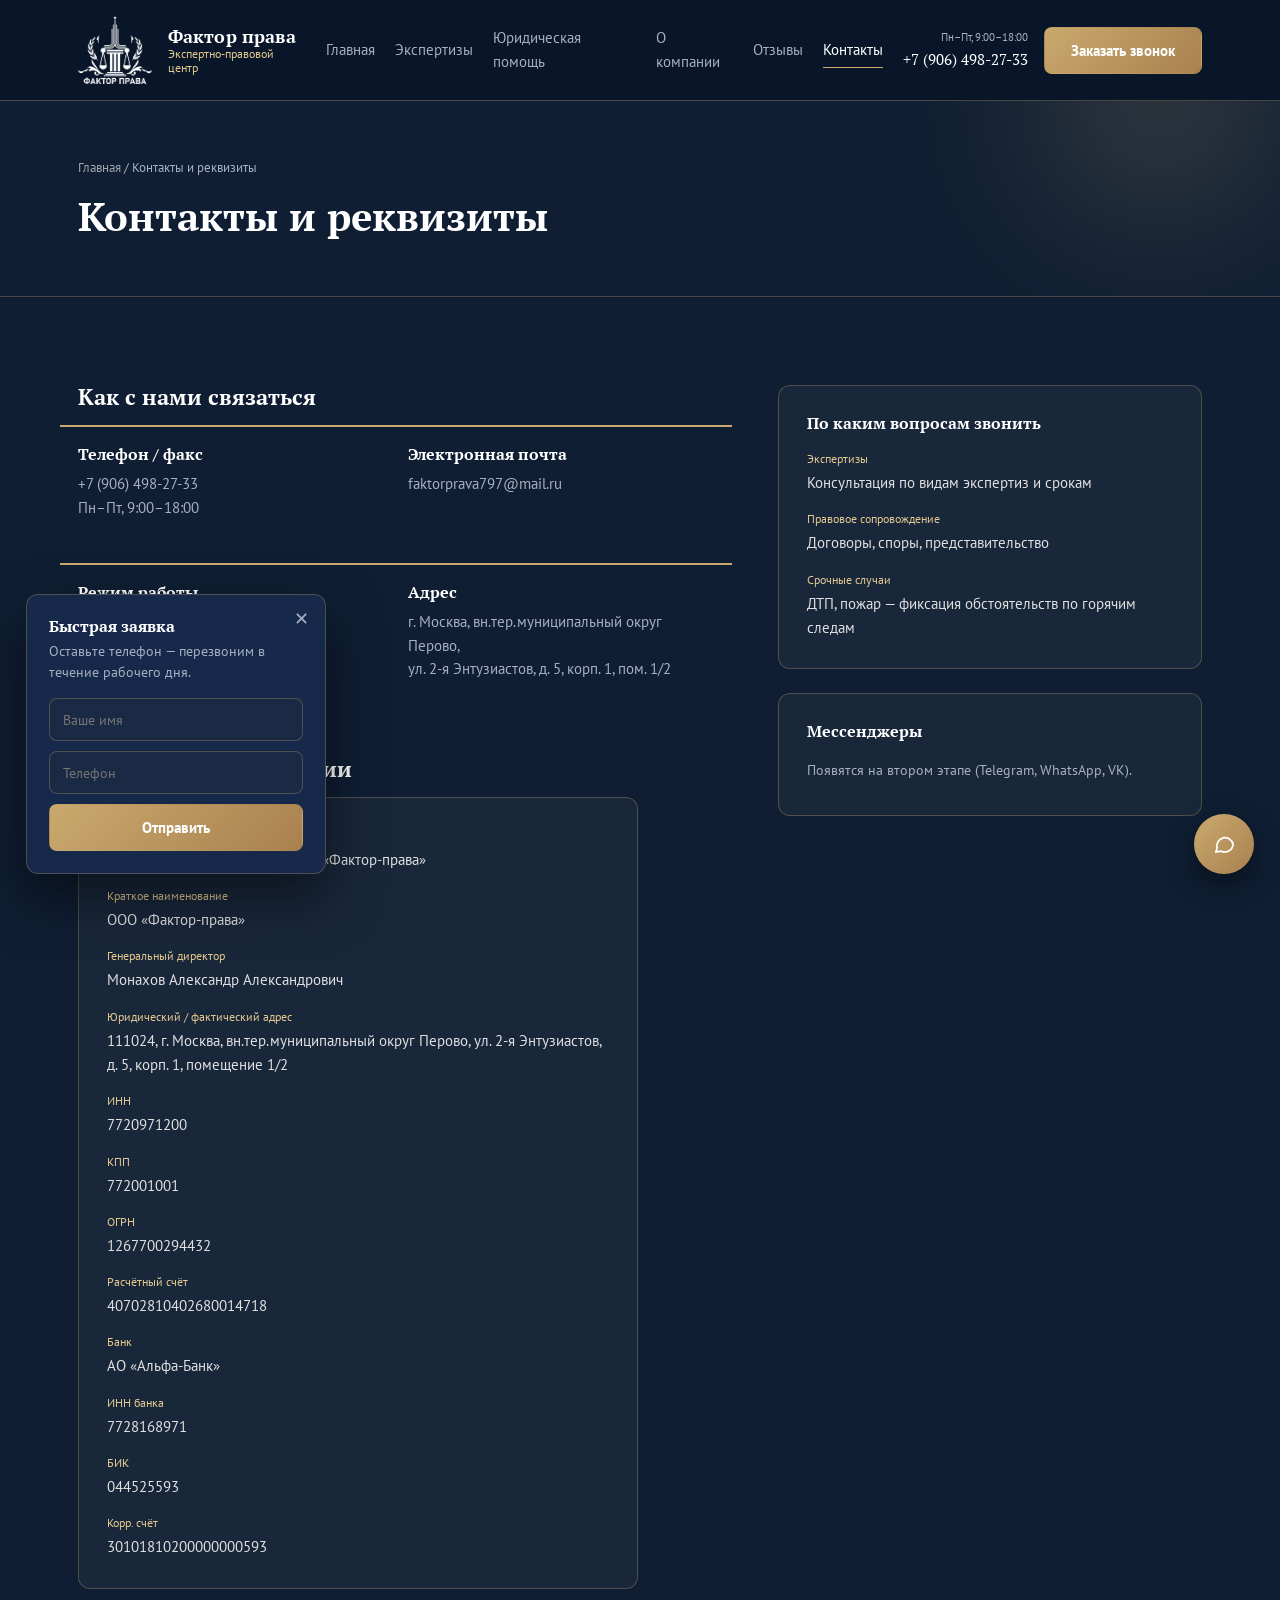
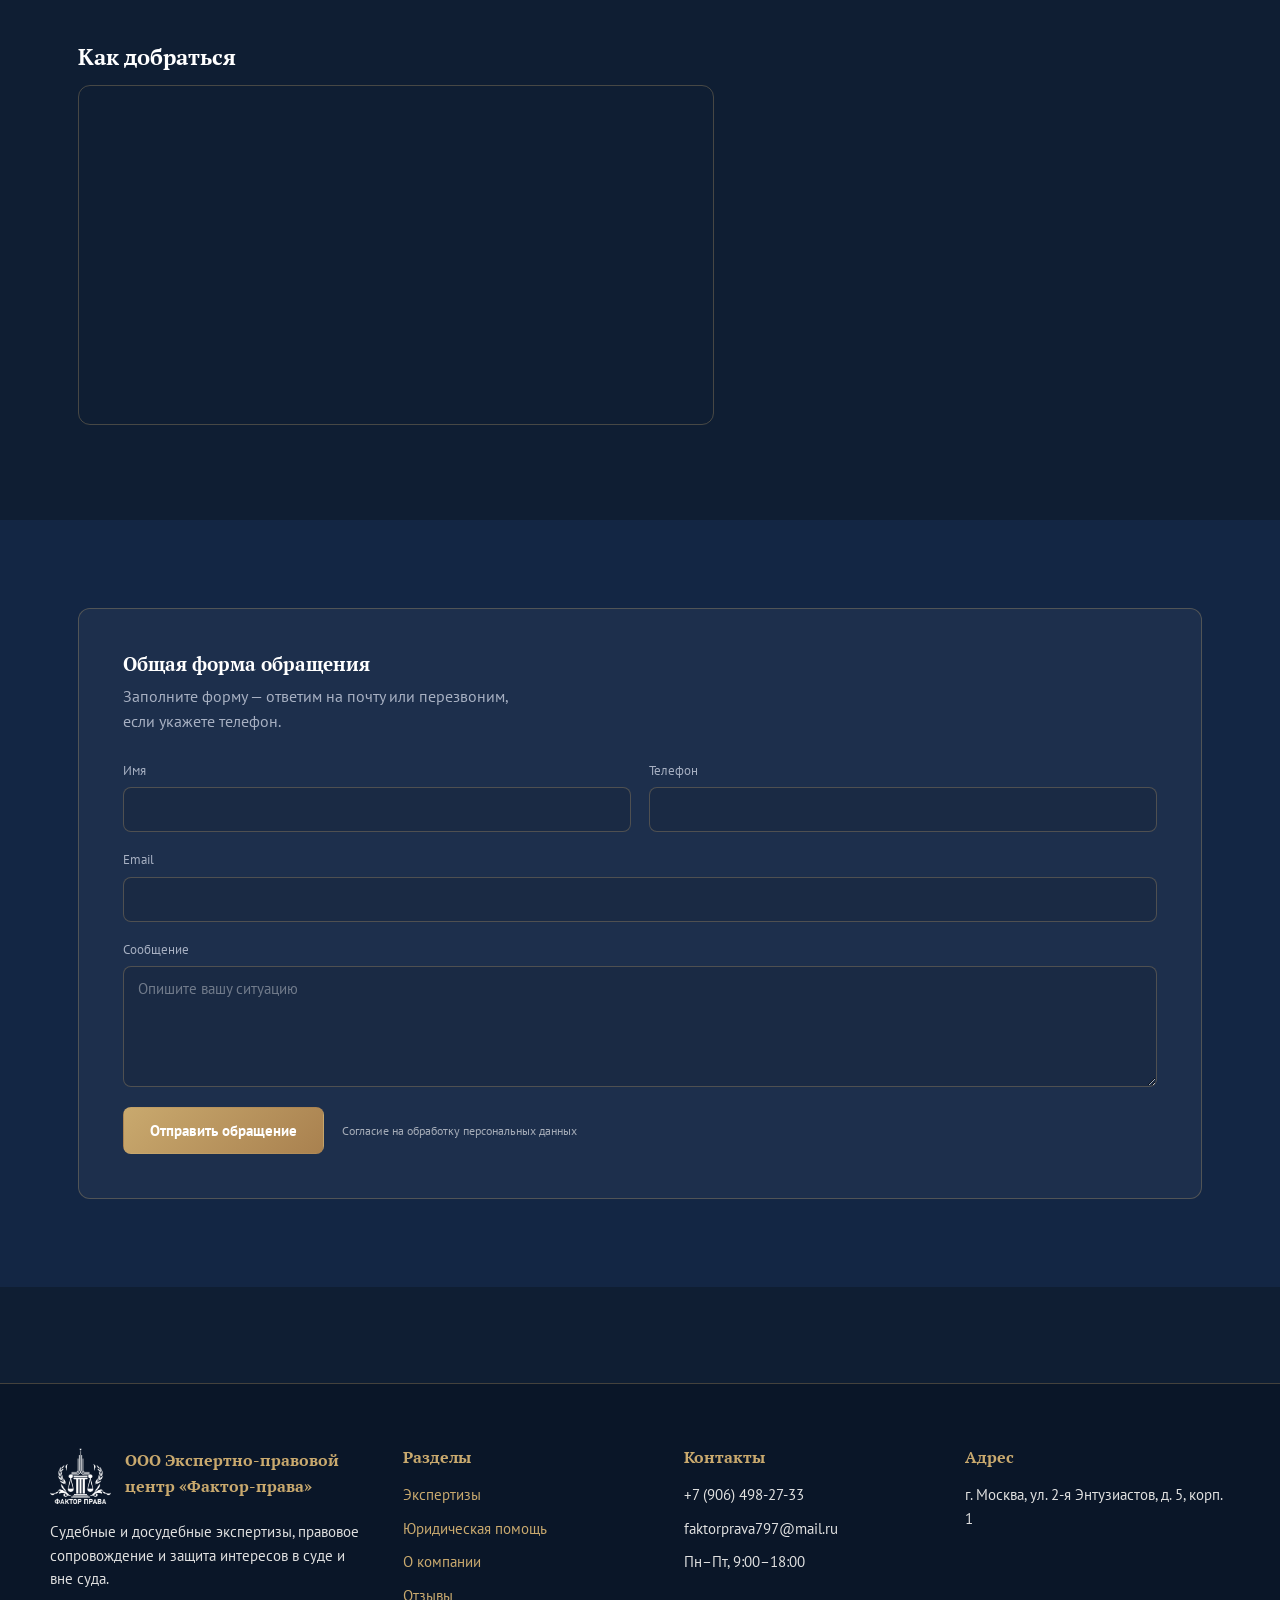
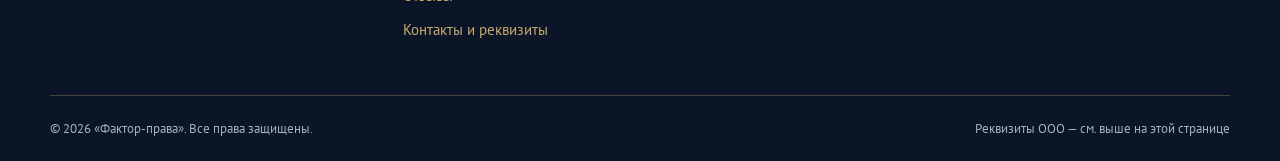
<file: contacts.html>
<!DOCTYPE html>
<html lang="ru">
<head>
<meta charset="UTF-8">
<meta name="viewport" content="width=device-width, initial-scale=1.0">
<title>Контакты и реквизиты — Фактор права</title>
<meta name="description" content="Контакты, адрес, режим работы и реквизиты ООО Экспертно-правовой центр «Фактор-права».">
<link rel="icon" href="images/logo-black.png">
<link rel="preconnect" href="https://fonts.googleapis.com">
<link href="https://fonts.googleapis.com/css2?family=PT+Serif:wght@400;700&family=PT+Sans:wght@400;700&display=swap" rel="stylesheet">
<link rel="stylesheet" href="css/style.css">
</head>
<body>

<header class="site-header">
  <div class="container">
    <a href="index.html" class="brand">
      <img src="images/logo-white.png" alt="Фактор права">
      <span class="brand-text"><strong>Фактор права</strong><span>Экспертно-правовой центр</span></span>
    </a>
    <nav class="main-nav" id="main-nav">
      <a href="index.html">Главная</a>
      <a href="services.html">Экспертизы</a>
      <a href="legal-help.html">Юридическая помощь</a>
      <a href="about.html">О компании</a>
      <a href="reviews.html">Отзывы</a>
      <a href="contacts.html" aria-current="page">Контакты</a>
      <button class="btn btn-seal nav-cta" data-open-call>Заказать звонок</button>
    </nav>
    <div class="header-actions">
      <div class="header-phone"><small>Пн–Пт, 9:00–18:00</small>+7 (906) 498-27-33</div>
      <button class="btn btn-seal" data-open-call>Заказать звонок</button>
      <button class="nav-toggle" aria-label="Открыть меню" aria-expanded="false">☰</button>
    </div>
  </div>
</header>

<div class="page-hero">
  <div class="container">
    <div class="crumb"><a href="index.html" style="color:rgba(255,255,255,.6)">Главная</a> / Контакты и реквизиты</div>
    <h1>Контакты и реквизиты</h1>
  </div>
</div>

<section>
  <div class="container content-grid">
    <div class="prose">
      <h2>Как с нами связаться</h2>
      <div class="values-grid">
        <div class="value-card"><h4>Телефон / факс</h4><p><a href="tel:+79064982733">+7 (906) 498-27-33</a><br>Пн–Пт, 9:00–18:00</p></div>
        <div class="value-card"><h4>Электронная почта</h4><p><a href="mailto:faktorprava797@mail.ru">faktorprava797@mail.ru</a></p></div>
        <div class="value-card"><h4>Режим работы</h4><p>Пн–Пт: 9:00–18:00<br>Сб–Вс: выходной</p></div>
        <div class="value-card"><h4>Адрес</h4><p>г. Москва, вн.тер.муниципальный округ Перово,<br>ул. 2-я Энтузиастов, д. 5, корп. 1, пом. 1/2</p></div>
      </div>

      <h2 style="margin-top:56px;">Реквизиты организации</h2>
      <div class="side-card" style="max-width:560px;">
        <dl>
          <dt>Полное наименование</dt><dd>ООО Экспертно-правовой центр «Фактор-права»</dd>
          <dt>Краткое наименование</dt><dd>ООО «Фактор-права»</dd>
          <dt>Генеральный директор</dt><dd>Монахов Александр Александрович</dd>
          <dt>Юридический / фактический адрес</dt><dd>111024, г. Москва, вн.тер.муниципальный округ Перово, ул. 2-я Энтузиастов, д. 5, корп. 1, помещение 1/2</dd>
          <dt>ИНН</dt><dd>7720971200</dd>
          <dt>КПП</dt><dd>772001001</dd>
          <dt>ОГРН</dt><dd>1267700294432</dd>
          <dt>Расчётный счёт</dt><dd>40702810402680014718</dd>
          <dt>Банк</dt><dd>АО «Альфа-Банк»</dd>
          <dt>ИНН банка</dt><dd>7728168971</dd>
          <dt>БИК</dt><dd>044525593</dd>
          <dt>Корр. счёт</dt><dd>30101810200000000593</dd>
        </dl>
      </div>

      <h2 style="margin-top:56px;">Как добраться</h2>
      <iframe src="https://www.google.com/maps?q=%D0%9C%D0%BE%D1%81%D0%BA%D0%B2%D0%B0%2C%20%D1%83%D0%BB.%202-%D1%8F%20%D0%AD%D0%BD%D1%82%D1%83%D0%B7%D0%B8%D0%B0%D1%81%D1%82%D0%BE%D0%B2%2C%20%D0%B4.%205%2C%20%D0%BA%D0%BE%D1%80%D0%BF.%201&output=embed"
        width="100%" height="340" style="border:1px solid var(--line); border-radius:var(--radius);" loading="lazy" referrerpolicy="no-referrer-when-downgrade" title="Карта: г. Москва, ул. 2-я Энтузиастов, д. 5, корп. 1"></iframe>
    </div>

    <aside>
      <div class="side-card">
        <h3>По каким вопросам звонить</h3>
        <dl>
          <dt>Экспертизы</dt><dd>Консультация по видам экспертиз и срокам</dd>
          <dt>Правовое сопровождение</dt><dd>Договоры, споры, представительство</dd>
          <dt>Срочные случаи</dt><dd>ДТП, пожар — фиксация обстоятельств по горячим следам</dd>
        </dl>
      </div>
      <div class="side-card">
        <h3>Мессенджеры</h3>
        <p style="color:var(--text-soft); font-size:.9rem; margin-bottom:6px;">Появятся на втором этапе (Telegram, WhatsApp, VK).</p>
      </div>
    </aside>
  </div>
</section>

<section class="section-dark">
  <div class="container">
    <div class="contact-form-panel" style="max-width:none;">
      <h3>Общая форма обращения</h3>
      <p class="section-lede">Заполните форму — ответим на почту или перезвоним, если укажете телефон.</p>
      <form data-demo-form>
        <div class="form-grid">
          <div class="field"><label for="ct-name">Имя</label><input id="ct-name" name="name" required></div>
          <div class="field"><label for="ct-phone">Телефон</label><input id="ct-phone" name="phone" type="tel"></div>
          <div class="field full"><label for="ct-email">Email</label><input id="ct-email" name="email" type="email" required></div>
          <div class="field full"><label for="ct-msg">Сообщение</label><textarea id="ct-msg" name="message" rows="5" required placeholder="Опишите вашу ситуацию"></textarea></div>
        </div>
        <div style="margin-top:20px; display:flex; align-items:center; gap:18px; flex-wrap:wrap;">
          <button class="btn btn-seal" type="submit">Отправить обращение</button>
          <span class="form-note" style="color:rgba(255,255,255,.6);">Согласие на обработку персональных данных</span>
        </div>
        <div class="form-success"></div>
      </form>
    </div>
  </div>
</section>

<footer class="site-footer">
  <div class="container footer-top">
    <div>
      <div class="footer-brand">
        <img src="images/logo-white.png" alt="Фактор права">
        <strong>ООО Экспертно-правовой центр «Фактор-права»</strong>
      </div>
      <p>Судебные и досудебные экспертизы, правовое сопровождение и защита интересов в суде и вне суда.</p>
    </div>
    <div>
      <h4>Разделы</h4>
      <ul>
        <li><a href="services.html">Экспертизы</a></li>
        <li><a href="legal-help.html">Юридическая помощь</a></li>
        <li><a href="about.html">О компании</a></li>
        <li><a href="reviews.html">Отзывы</a></li>
        <li><a href="contacts.html">Контакты и реквизиты</a></li>
      </ul>
    </div>
    <div>
      <h4>Контакты</h4>
      <ul>
        <li>+7 (906) 498-27-33</li>
        <li>faktorprava797@mail.ru</li>
        <li>Пн–Пт, 9:00–18:00</li>
      </ul>
    </div>
    <div>
      <h4>Адрес</h4>
      <ul><li>г. Москва, ул. 2-я Энтузиастов, д. 5, корп. 1</li></ul>
    </div>
  </div>
  <div class="container footer-bottom">
    <span>© 2026 «Фактор-права». Все права защищены.</span>
    <span>Реквизиты ООО — см. выше на этой странице</span>
  </div>
</footer>

<div class="floating-contact" id="floating-contact">
  <button class="floating-contact-close" id="floating-contact-close" aria-label="Скрыть форму">✕</button>
  <h4>Быстрая заявка</h4>
  <p>Оставьте телефон — перезвоним в течение рабочего дня.</p>
  <form data-demo-form>
    <input type="text" name="name" placeholder="Ваше имя" required>
    <input type="tel" name="phone" placeholder="Телефон" required>
    <button class="btn btn-seal btn-block" type="submit">Отправить</button>
    <div class="form-success"></div>
  </form>
</div>
<button class="floating-contact-tab" id="floating-contact-tab">
  <span class="dot"></span> Оставить заявку
</button>

<div class="quick-dock">
  <div class="chat-panel" id="chat-panel">
    <div class="chat-head">
      <div><strong>Фактор права</strong><span>Обычно отвечаем в течение часа</span></div>
      <button class="chat-close" id="chat-close" aria-label="Закрыть чат">✕</button>
    </div>
    <div class="chat-body">
      <div class="chat-bubble">Здравствуйте! Оставьте контакты — перезвоним, или звоните по телефону выше.</div>
      <div class="chat-quick">
        <button type="button" id="chat-ask-btn">Задать вопрос</button>
      </div>
      <form class="chat-callform form-light" id="chat-callform" data-demo-form>
        <div class="field"><label for="c-name">Имя</label><input id="c-name" name="name" required></div>
        <div class="field"><label for="c-phone">Телефон</label><input id="c-phone" name="phone" type="tel" required></div>
        <div class="field"><label for="c-msg">Вопрос</label><textarea id="c-msg" name="message" rows="3"></textarea></div>
        <button class="btn btn-primary btn-block" type="submit">Отправить</button>
        <div class="form-success"></div>
      </form>
    </div>
  </div>
  <button class="dock-btn" id="chat-toggle" aria-label="Открыть чат с центром «Фактор-права»">
    <svg width="24" height="24" viewBox="0 0 24 24" fill="none" stroke="currentColor" stroke-width="1.8"><path d="M21 12a8 8 0 0 1-11.5 7.2L4 20l1.1-4.2A8 8 0 1 1 21 12Z"/></svg>
  </button>
</div>

<dialog class="modal" id="call-dialog">
  <div class="modal-inner">
    <div class="modal-head"><h3>Заказать звонок</h3><button class="modal-close" data-close-call aria-label="Закрыть">✕</button></div>
    <p class="modal-lede">Оставьте номер — перезвоним в удобное время.</p>
    <form data-demo-form class="form-light">
      <div class="field"><label for="m-name">Имя</label><input id="m-name" name="name" required></div>
      <div class="field"><label for="m-phone">Телефон</label><input id="m-phone" name="phone" type="tel" required></div>
      <div class="field"><label for="m-time">Удобное время</label><input id="m-time" name="time" placeholder="Например, после 15:00"></div>
      <button class="btn btn-seal btn-block" type="submit">Заказать звонок</button>
      <div class="form-success"></div>
    </form>
  </div>
</dialog>

<script src="js/main.js"></script>
</body>
</html>
</file>
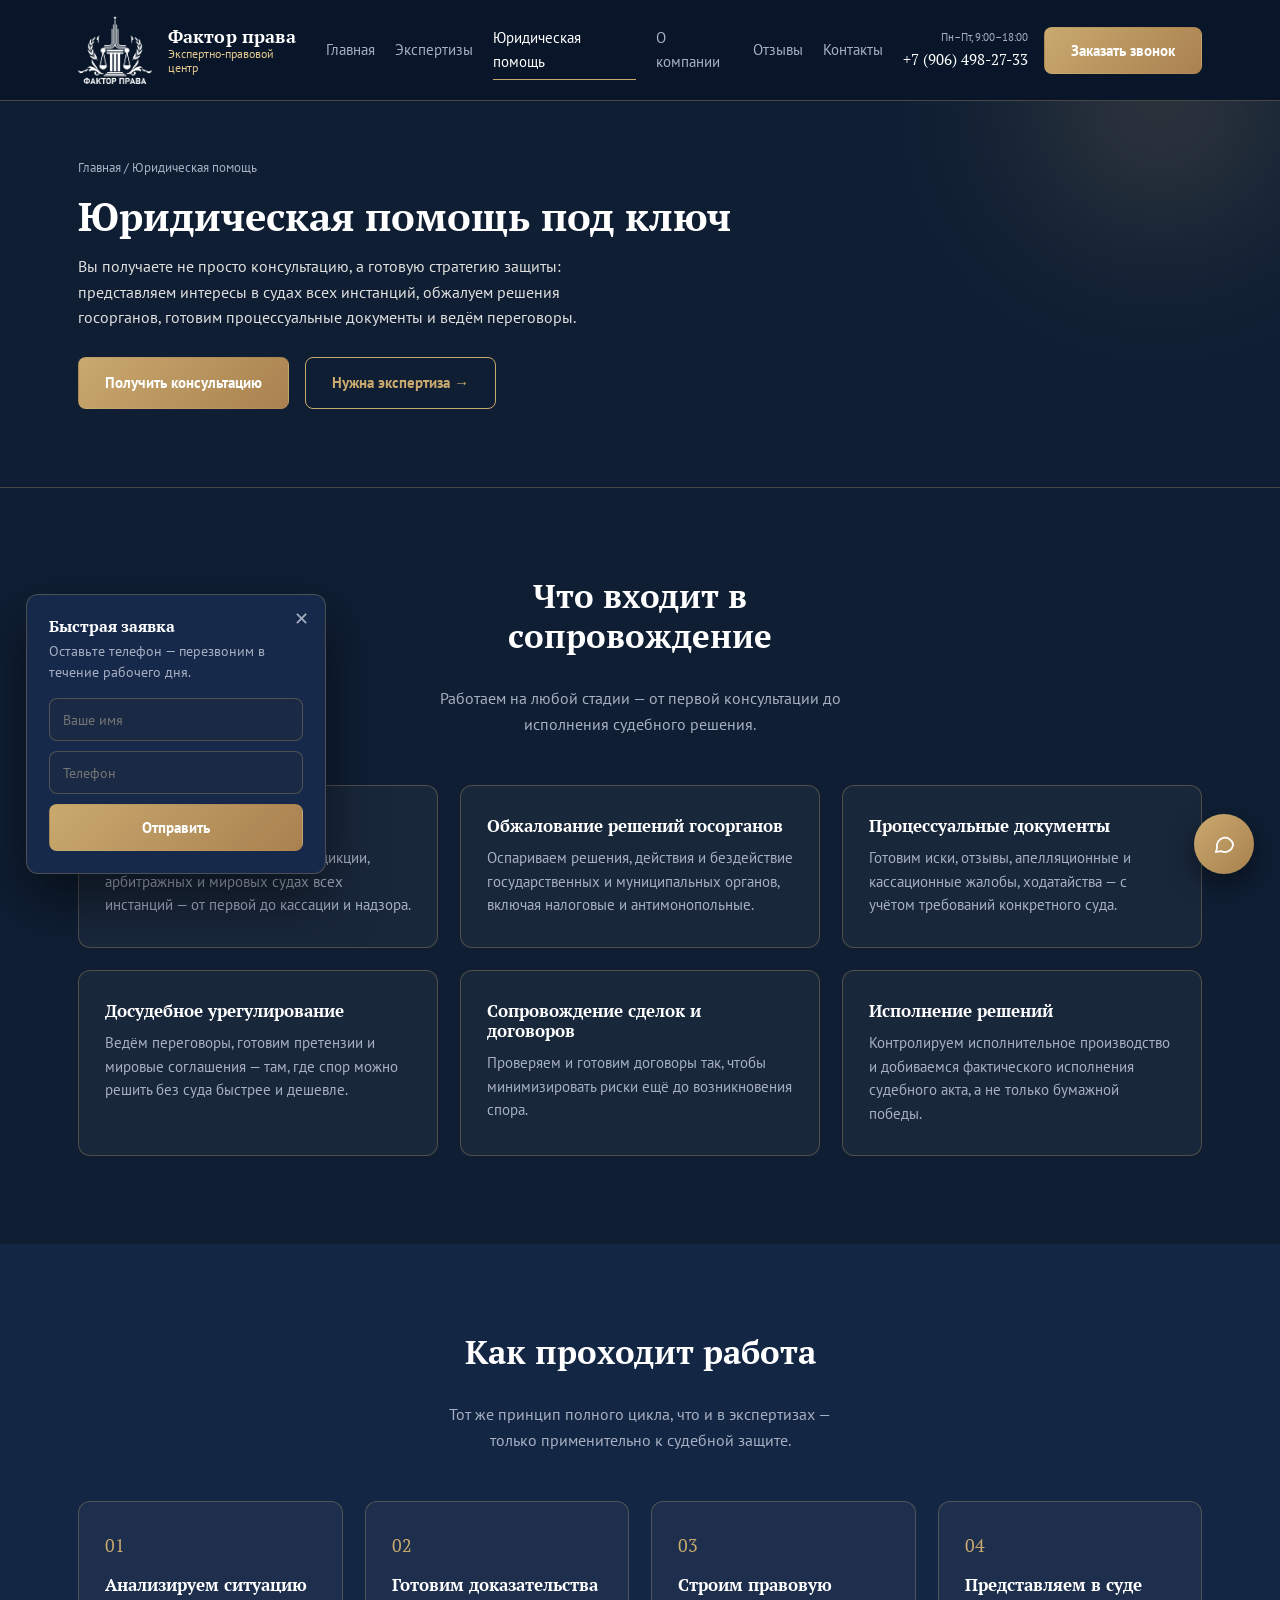
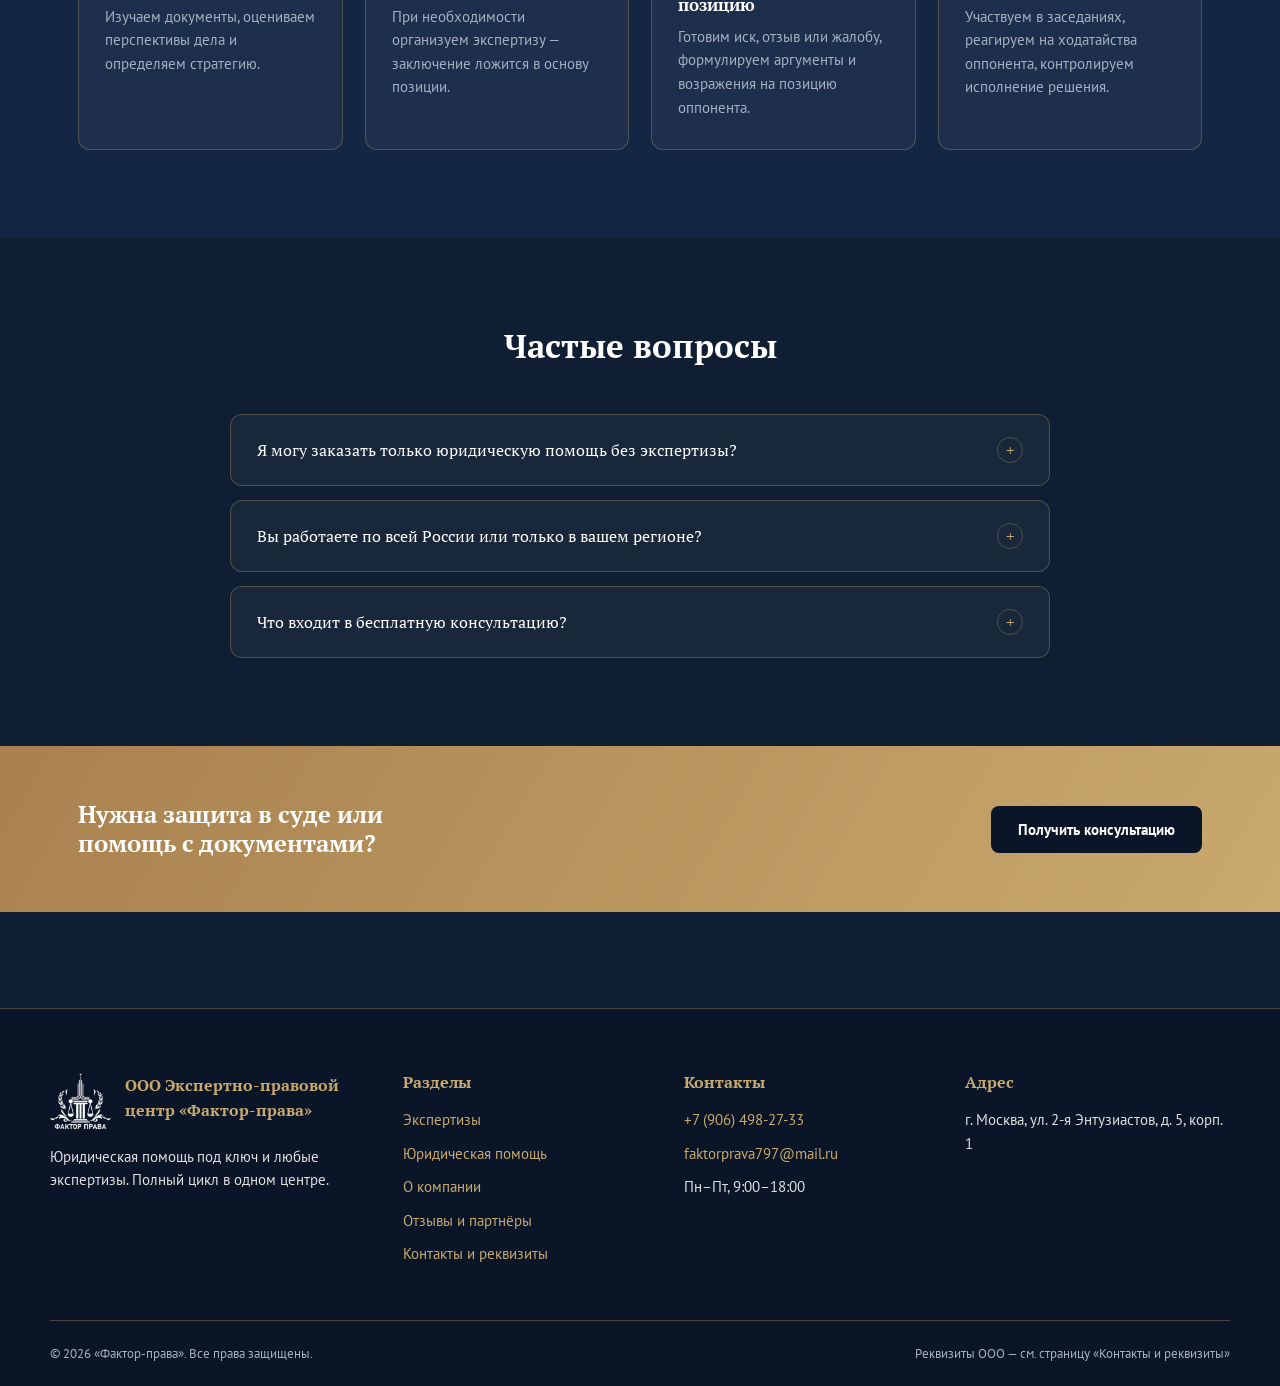
<file: legal-help.html>
<!DOCTYPE html>
<html lang="ru">
<head>
<meta charset="UTF-8">
<meta name="viewport" content="width=device-width, initial-scale=1.0">
<title>Юридическая помощь под ключ — Фактор права</title>
<meta name="description" content="Представительство в судах всех инстанций, обжалование решений госорганов, подготовка процессуальных документов и переговоры — экспертно-правовой центр «Фактор-права».">
<link rel="icon" href="images/logo-black.png">
<link rel="preconnect" href="https://fonts.googleapis.com">
<link href="https://fonts.googleapis.com/css2?family=PT+Serif:wght@400;700&family=PT+Sans:wght@400;700&display=swap" rel="stylesheet">
<link rel="stylesheet" href="css/style.css">
</head>
<body>

<header class="site-header">
  <div class="container">
    <a href="index.html" class="brand">
      <img src="images/logo-white.png" alt="Фактор права">
      <span class="brand-text"><strong>Фактор права</strong><span>Экспертно-правовой центр</span></span>
    </a>
    <nav class="main-nav" id="main-nav">
      <a href="index.html">Главная</a>
      <a href="services.html">Экспертизы</a>
      <a href="legal-help.html" aria-current="page">Юридическая помощь</a>
      <a href="about.html">О компании</a>
      <a href="reviews.html">Отзывы</a>
      <a href="contacts.html">Контакты</a>
      <button class="btn btn-seal nav-cta" data-open-call>Заказать звонок</button>
    </nav>
    <div class="header-actions">
      <div class="header-phone"><small>Пн–Пт, 9:00–18:00</small>+7 (906) 498-27-33</div>
      <button class="btn btn-seal" data-open-call>Заказать звонок</button>
      <button class="nav-toggle" aria-label="Открыть меню" aria-expanded="false">☰</button>
    </div>
  </div>
</header>

<div class="page-hero">
  <div class="container">
    <div class="crumb"><a href="index.html">Главная</a> / Юридическая помощь</div>
    <h1>Юридическая помощь под ключ</h1>
    <p style="color:var(--text); max-width:62ch; margin-top:14px;">Вы получаете не просто консультацию, а готовую стратегию защиты: представляем интересы в судах всех инстанций, обжалуем решения госорганов, готовим процессуальные документы и ведём переговоры.</p>
    <div class="hero-cta" style="justify-content:flex-start; margin-top:26px;">
      <button class="btn btn-seal" data-open-call>Получить консультацию</button>
      <a href="services.html" class="btn btn-outline-light">Нужна экспертиза →</a>
    </div>
  </div>
</div>

<section>
  <div class="container">
    <div class="section-head centered">
      <h2>Что входит в сопровождение</h2>
      <p class="section-lede">Работаем на любой стадии — от первой консультации до исполнения судебного решения.</p>
    </div>
    <div class="card-grid" style="grid-template-columns: repeat(3,1fr); gap:22px;">
      <div class="gcard reveal">
        <h3>Представительство в суде</h3>
        <p>Ведём дела в судах общей юрисдикции, арбитражных и мировых судах всех инстанций — от первой до кассации и надзора.</p>
      </div>
      <div class="gcard reveal">
        <h3>Обжалование решений госорганов</h3>
        <p>Оспариваем решения, действия и бездействие государственных и муниципальных органов, включая налоговые и антимонопольные.</p>
      </div>
      <div class="gcard reveal">
        <h3>Процессуальные документы</h3>
        <p>Готовим иски, отзывы, апелляционные и кассационные жалобы, ходатайства — с учётом требований конкретного суда.</p>
      </div>
      <div class="gcard reveal">
        <h3>Досудебное урегулирование</h3>
        <p>Ведём переговоры, готовим претензии и мировые соглашения — там, где спор можно решить без суда быстрее и дешевле.</p>
      </div>
      <div class="gcard reveal">
        <h3>Сопровождение сделок и договоров</h3>
        <p>Проверяем и готовим договоры так, чтобы минимизировать риски ещё до возникновения спора.</p>
      </div>
      <div class="gcard reveal">
        <h3>Исполнение решений</h3>
        <p>Контролируем исполнительное производство и добиваемся фактического исполнения судебного акта, а не только бумажной победы.</p>
      </div>
    </div>
  </div>
</section>

<section class="section-dark">
  <div class="container">
    <div class="section-head centered">
      <h2>Как проходит работа</h2>
      <p class="section-lede">Тот же принцип полного цикла, что и в экспертизах — только применительно к судебной защите.</p>
    </div>
    <div class="card-grid steps-grid">
      <div class="gcard reveal"><span class="num">01</span><h3>Анализируем ситуацию</h3><p>Изучаем документы, оцениваем перспективы дела и определяем стратегию.</p></div>
      <div class="gcard reveal"><span class="num">02</span><h3>Готовим доказательства</h3><p>При необходимости организуем экспертизу — заключение ложится в основу позиции.</p></div>
      <div class="gcard reveal"><span class="num">03</span><h3>Строим правовую позицию</h3><p>Готовим иск, отзыв или жалобу, формулируем аргументы и возражения на позицию оппонента.</p></div>
      <div class="gcard reveal"><span class="num">04</span><h3>Представляем в суде</h3><p>Участвуем в заседаниях, реагируем на ходатайства оппонента, контролируем исполнение решения.</p></div>
    </div>
  </div>
</section>

<section>
  <div class="container">
    <div class="section-head centered">
      <h2>Частые вопросы</h2>
    </div>
    <div class="faq-list">
      <details class="faq-item">
        <summary>Я могу заказать только юридическую помощь без экспертизы?<span class="chev">+</span></summary>
        <div class="faq-body">Да. Направления работают отдельно — можно заказать только представительство в суде или только подготовку документов. Экспертизу подключаем, если она усилит позицию по делу.</div>
      </details>
      <details class="faq-item">
        <summary>Вы работаете по всей России или только в вашем регионе?<span class="chev">+</span></summary>
        <div class="faq-body">Представляем интересы в судах по всей стране. Главное — чтобы дело было подсудно, мы готовы работать в любом регионе.</div>
      </details>
      <details class="faq-item">
        <summary>Что входит в бесплатную консультацию?<span class="chev">+</span></summary>
        <div class="faq-body">Изучаем вашу ситуацию, определяем, какие юридические действия или экспертизы нужны, и даём предварительную оценку перспектив. Это занимает 15–30 минут и ни к чему не обязывает.</div>
      </details>
    </div>
  </div>
</section>

<section class="cta-strip">
  <div class="container">
    <h2>Нужна защита в суде или помощь с документами?</h2>
    <button class="btn btn-primary" style="background:var(--ink-deep); color:#fff;" data-open-call>Получить консультацию</button>
  </div>
</section>

<footer class="site-footer">
  <div class="container footer-top">
    <div>
      <div class="footer-brand">
        <img src="images/logo-white.png" alt="Фактор права">
        <strong>ООО Экспертно-правовой центр «Фактор-права»</strong>
      </div>
      <p>Юридическая помощь под ключ и любые экспертизы. Полный цикл в одном центре.</p>
    </div>
    <div>
      <h4>Разделы</h4>
      <ul>
        <li><a href="services.html">Экспертизы</a></li>
        <li><a href="legal-help.html">Юридическая помощь</a></li>
        <li><a href="about.html">О компании</a></li>
        <li><a href="reviews.html">Отзывы и партнёры</a></li>
        <li><a href="contacts.html">Контакты и реквизиты</a></li>
      </ul>
    </div>
    <div>
      <h4>Контакты</h4>
      <ul>
        <li><a href="tel:+79064982733">+7 (906) 498-27-33</a></li>
        <li><a href="mailto:faktorprava797@mail.ru">faktorprava797@mail.ru</a></li>
        <li>Пн–Пт, 9:00–18:00</li>
      </ul>
    </div>
    <div>
      <h4>Адрес</h4>
      <ul><li>г. Москва, ул. 2-я Энтузиастов, д. 5, корп. 1</li></ul>
    </div>
  </div>
  <div class="container footer-bottom">
    <span>© 2026 «Фактор-права». Все права защищены.</span>
    <span>Реквизиты ООО — см. страницу «Контакты и реквизиты»</span>
  </div>
</footer>

<div class="floating-contact" id="floating-contact">
  <button class="floating-contact-close" id="floating-contact-close" aria-label="Скрыть форму">✕</button>
  <h4>Быстрая заявка</h4>
  <p>Оставьте телефон — перезвоним в течение рабочего дня.</p>
  <form data-demo-form>
    <input type="text" name="name" placeholder="Ваше имя" required>
    <input type="tel" name="phone" placeholder="Телефон" required>
    <button class="btn btn-seal btn-block" type="submit">Отправить</button>
    <div class="form-success"></div>
  </form>
</div>
<button class="floating-contact-tab" id="floating-contact-tab">
  <span class="dot"></span> Оставить заявку
</button>

<div class="quick-dock">
  <div class="chat-panel" id="chat-panel">
    <div class="chat-head">
      <div><strong>Фактор права</strong><span>Обычно отвечаем в течение часа</span></div>
      <button class="chat-close" id="chat-close" aria-label="Закрыть чат">✕</button>
    </div>
    <div class="chat-body">
      <div class="chat-bubble">Здравствуйте! Расскажите о вашей ситуации — подскажем, какая помощь нужна.</div>
      <div class="chat-quick">
        <button type="button" id="chat-ask-btn">Задать вопрос</button>
        <button type="button" onclick="location.href='contacts.html'">Телефон и адрес</button>
      </div>
      <form class="chat-callform form-light" id="chat-callform" data-demo-form>
        <div class="field"><label for="c-name">Имя</label><input id="c-name" name="name" required></div>
        <div class="field"><label for="c-phone">Телефон</label><input id="c-phone" name="phone" type="tel" required></div>
        <div class="field"><label for="c-msg">Вопрос</label><textarea id="c-msg" name="message" rows="3"></textarea></div>
        <button class="btn btn-primary btn-block" type="submit">Отправить</button>
        <div class="form-success"></div>
      </form>
    </div>
  </div>
  <button class="dock-btn" id="chat-toggle" aria-label="Открыть чат с центром «Фактор-права»">
    <svg width="24" height="24" viewBox="0 0 24 24" fill="none" stroke="currentColor" stroke-width="1.8"><path d="M21 12a8 8 0 0 1-11.5 7.2L4 20l1.1-4.2A8 8 0 1 1 21 12Z"/></svg>
  </button>
</div>

<dialog class="modal" id="call-dialog">
  <div class="modal-inner">
    <div class="modal-head">
      <h3>Заказать звонок</h3>
      <button class="modal-close" data-close-call aria-label="Закрыть">✕</button>
    </div>
    <p class="modal-lede">Оставьте номер — перезвоним в удобное время.</p>
    <form data-demo-form class="form-light">
      <div class="field"><label for="m-name">Имя</label><input id="m-name" name="name" required></div>
      <div class="field"><label for="m-phone">Телефон</label><input id="m-phone" name="phone" type="tel" required></div>
      <div class="field"><label for="m-time">Удобное время</label><input id="m-time" name="time" placeholder="Например, после 15:00"></div>
      <button class="btn btn-seal btn-block" type="submit">Заказать звонок</button>
      <div class="form-success"></div>
    </form>
  </div>
</dialog>

<script src="js/main.js"></script>
</body>
</html>
</file>
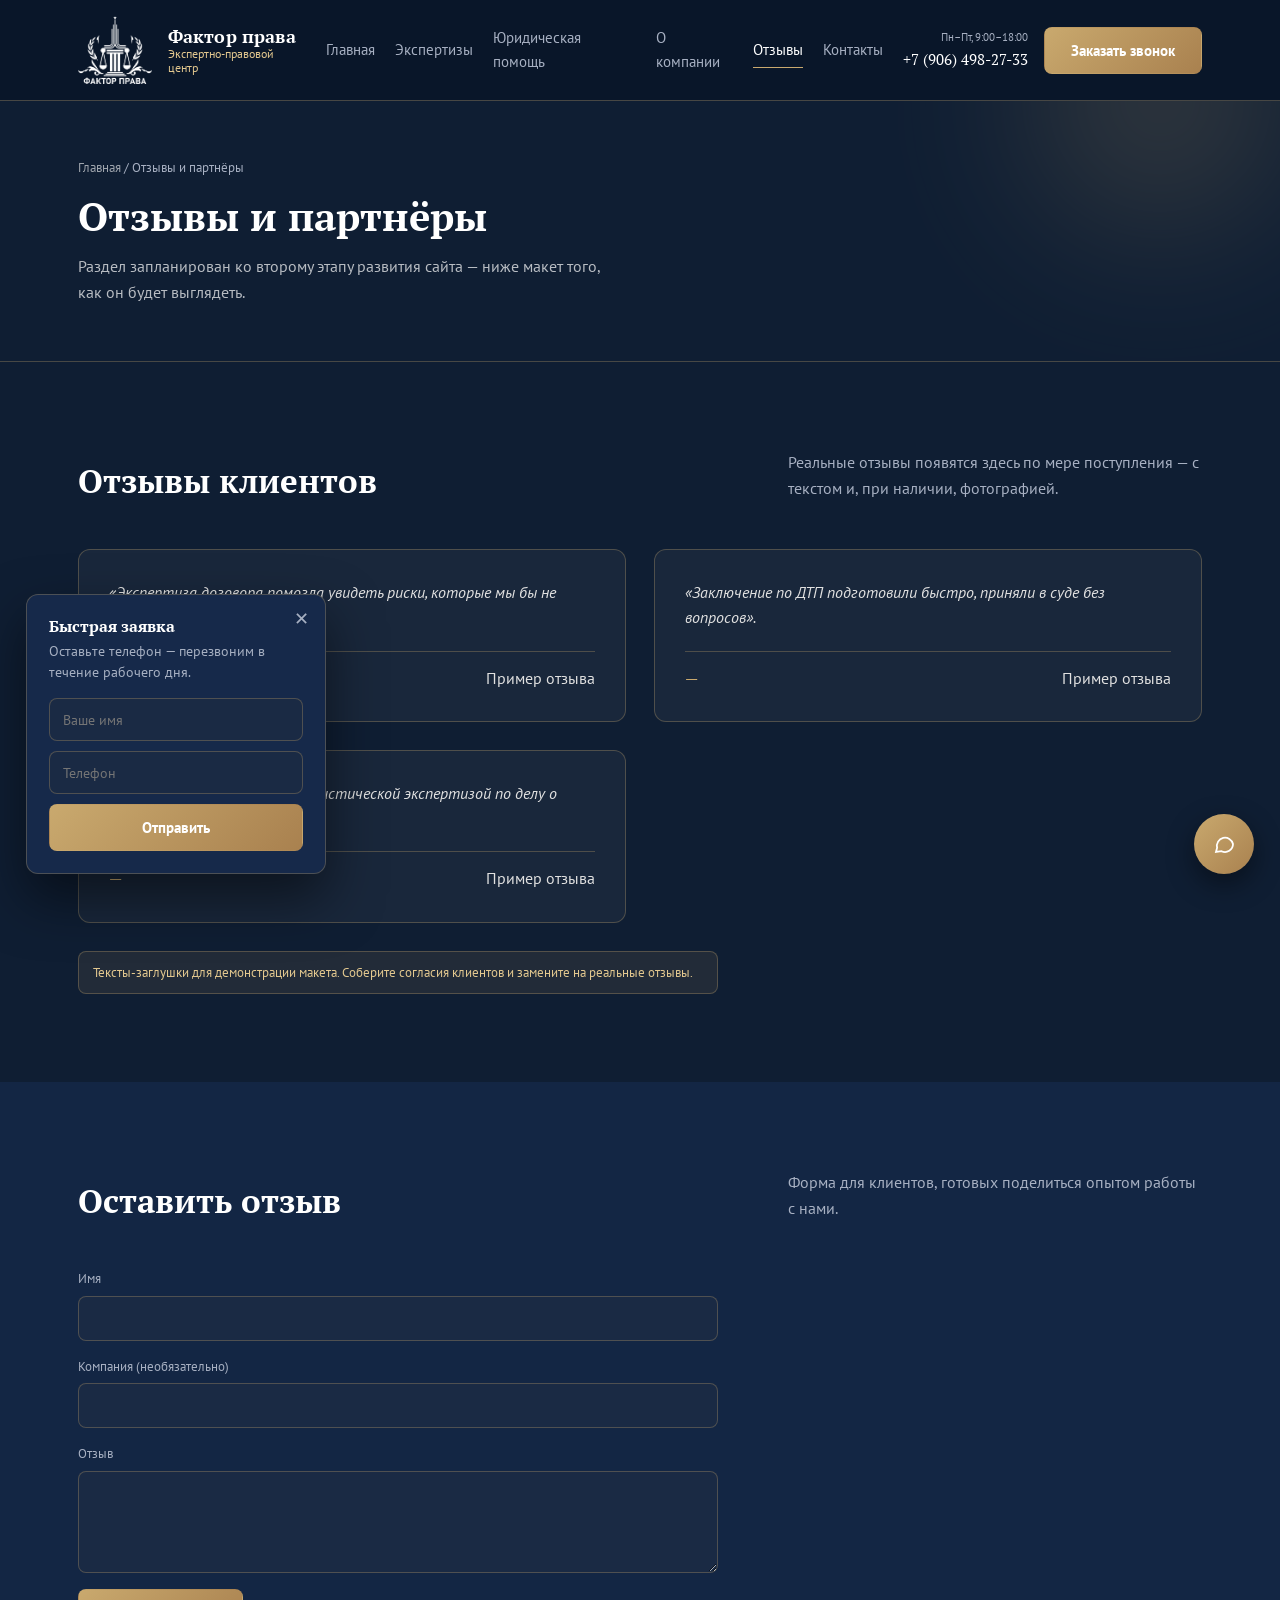
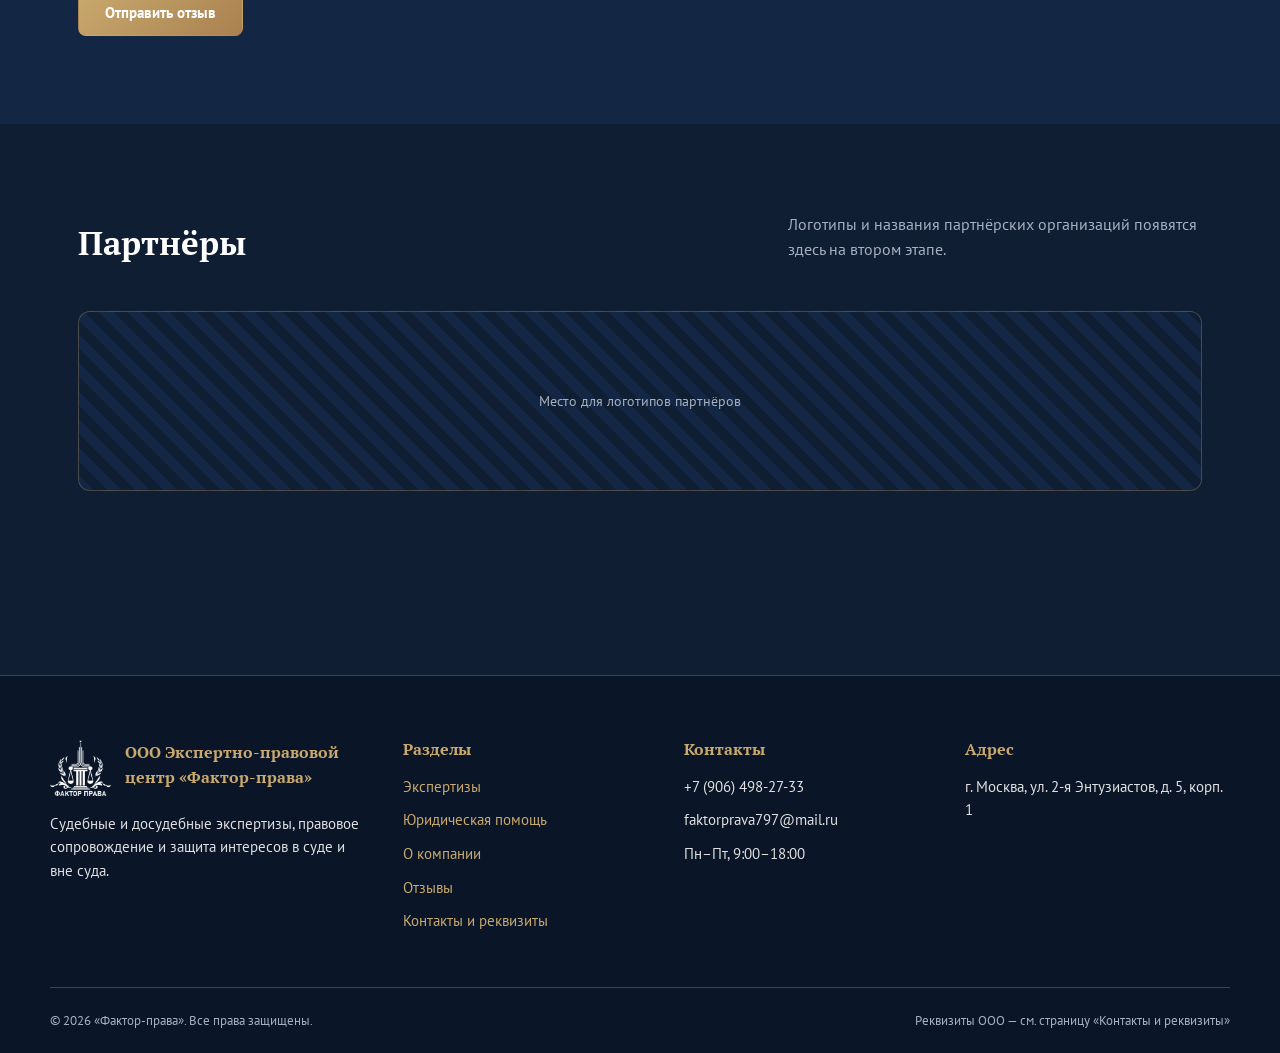
<file: reviews.html>
<!DOCTYPE html>
<html lang="ru">
<head>
<meta charset="UTF-8">
<meta name="viewport" content="width=device-width, initial-scale=1.0">
<title>Отзывы и партнёры — Фактор права</title>
<meta name="description" content="Отзывы клиентов и партнёры центра «Фактор-права».">
<link rel="icon" href="images/logo-black.png">
<link rel="preconnect" href="https://fonts.googleapis.com">
<link href="https://fonts.googleapis.com/css2?family=PT+Serif:wght@400;700&family=PT+Sans:wght@400;700&display=swap" rel="stylesheet">
<link rel="stylesheet" href="css/style.css">
</head>
<body>

<header class="site-header">
  <div class="container">
    <a href="index.html" class="brand">
      <img src="images/logo-white.png" alt="Фактор права">
      <span class="brand-text"><strong>Фактор права</strong><span>Экспертно-правовой центр</span></span>
    </a>
    <nav class="main-nav" id="main-nav">
      <a href="index.html">Главная</a>
      <a href="services.html">Экспертизы</a>
      <a href="legal-help.html">Юридическая помощь</a>
      <a href="about.html">О компании</a>
      <a href="reviews.html" aria-current="page">Отзывы</a>
      <a href="contacts.html">Контакты</a>
      <button class="btn btn-seal nav-cta" data-open-call>Заказать звонок</button>
    </nav>
    <div class="header-actions">
      <div class="header-phone"><small>Пн–Пт, 9:00–18:00</small>+7 (906) 498-27-33</div>
      <button class="btn btn-seal" data-open-call>Заказать звонок</button>
      <button class="nav-toggle" aria-label="Открыть меню" aria-expanded="false">☰</button>
    </div>
  </div>
</header>

<div class="page-hero">
  <div class="container">
    <div class="crumb"><a href="index.html" style="color:rgba(255,255,255,.6)">Главная</a> / Отзывы и партнёры</div>
    <h1>Отзывы и партнёры</h1>
    <p style="color:rgba(255,255,255,.7); max-width:60ch; margin-top:14px;">Раздел запланирован ко второму этапу развития сайта — ниже макет того, как он будет выглядеть.</p>
  </div>
</div>

<section>
  <div class="container">
    <div class="section-head">
      <h2>Отзывы клиентов</h2>
      <p class="section-lede">Реальные отзывы появятся здесь по мере поступления — с текстом и, при наличии, фотографией.</p>
    </div>
    <div class="testimonials">
      <div class="testimonial">
        <p>«Экспертиза договора помогла увидеть риски, которые мы бы не заметили сами».</p>
        <div class="testimonial-author"><strong>—</strong><span>Пример отзыва</span></div>
      </div>
      <div class="testimonial">
        <p>«Заключение по ДТП подготовили быстро, приняли в суде без вопросов».</p>
        <div class="testimonial-author"><strong>—</strong><span>Пример отзыва</span></div>
      </div>
      <div class="testimonial">
        <p>«Помогли разобраться с лингвистической экспертизой по делу о деловой репутации».</p>
        <div class="testimonial-author"><strong>—</strong><span>Пример отзыва</span></div>
      </div>
    </div>
    <p class="placeholder-note" style="margin-top:28px; max-width:640px;">Тексты-заглушки для демонстрации макета. Соберите согласия клиентов и замените на реальные отзывы.</p>
  </div>
</section>

<section class="section-paper2">
  <div class="container">
    <div class="section-head">
      <h2>Оставить отзыв</h2>
      <p class="section-lede">Форма для клиентов, готовых поделиться опытом работы с нами.</p>
    </div>
    <form data-demo-form class="form-light" style="max-width:640px; display:grid; gap:16px;">
      <div class="field"><label for="r-name">Имя</label><input id="r-name" name="name" required></div>
      <div class="field"><label for="r-org">Компания (необязательно)</label><input id="r-org" name="org"></div>
      <div class="field"><label for="r-text">Отзыв</label><textarea id="r-text" name="text" rows="4" required></textarea></div>
      <button class="btn btn-primary" type="submit" style="justify-self:start;">Отправить отзыв</button>
      <div class="form-success"></div>
    </form>
  </div>
</section>

<section>
  <div class="container">
    <div class="section-head">
      <h2>Партнёры</h2>
      <p class="section-lede">Логотипы и названия партнёрских организаций появятся здесь на втором этапе.</p>
    </div>
    <div class="map-placeholder" style="height:180px;">Место для логотипов партнёров</div>
  </div>
</section>

<footer class="site-footer">
  <div class="container footer-top">
    <div>
      <div class="footer-brand">
        <img src="images/logo-white.png" alt="Фактор права">
        <strong>ООО Экспертно-правовой центр «Фактор-права»</strong>
      </div>
      <p>Судебные и досудебные экспертизы, правовое сопровождение и защита интересов в суде и вне суда.</p>
    </div>
    <div>
      <h4>Разделы</h4>
      <ul>
        <li><a href="services.html">Экспертизы</a></li>
        <li><a href="legal-help.html">Юридическая помощь</a></li>
        <li><a href="about.html">О компании</a></li>
        <li><a href="reviews.html">Отзывы</a></li>
        <li><a href="contacts.html">Контакты и реквизиты</a></li>
      </ul>
    </div>
    <div>
      <h4>Контакты</h4>
      <ul>
        <li>+7 (906) 498-27-33</li>
        <li>faktorprava797@mail.ru</li>
        <li>Пн–Пт, 9:00–18:00</li>
      </ul>
    </div>
    <div>
      <h4>Адрес</h4>
      <ul><li>г. Москва, ул. 2-я Энтузиастов, д. 5, корп. 1</li></ul>
    </div>
  </div>
  <div class="container footer-bottom">
    <span>© 2026 «Фактор-права». Все права защищены.</span>
    <span>Реквизиты ООО — см. страницу «Контакты и реквизиты»</span>
  </div>
</footer>

<div class="floating-contact" id="floating-contact">
  <button class="floating-contact-close" id="floating-contact-close" aria-label="Скрыть форму">✕</button>
  <h4>Быстрая заявка</h4>
  <p>Оставьте телефон — перезвоним в течение рабочего дня.</p>
  <form data-demo-form>
    <input type="text" name="name" placeholder="Ваше имя" required>
    <input type="tel" name="phone" placeholder="Телефон" required>
    <button class="btn btn-seal btn-block" type="submit">Отправить</button>
    <div class="form-success"></div>
  </form>
</div>
<button class="floating-contact-tab" id="floating-contact-tab">
  <span class="dot"></span> Оставить заявку
</button>

<div class="quick-dock">
  <div class="chat-panel" id="chat-panel">
    <div class="chat-head">
      <div><strong>Фактор права</strong><span>Обычно отвечаем в течение часа</span></div>
      <button class="chat-close" id="chat-close" aria-label="Закрыть чат">✕</button>
    </div>
    <div class="chat-body">
      <div class="chat-bubble">Здравствуйте! Чем можем помочь?</div>
      <div class="chat-quick">
        <button type="button" id="chat-ask-btn">Задать вопрос</button>
        <button type="button" onclick="location.href='contacts.html'">Телефон и адрес</button>
      </div>
      <form class="chat-callform form-light" id="chat-callform" data-demo-form>
        <div class="field"><label for="c-name">Имя</label><input id="c-name" name="name" required></div>
        <div class="field"><label for="c-phone">Телефон</label><input id="c-phone" name="phone" type="tel" required></div>
        <div class="field"><label for="c-msg">Вопрос</label><textarea id="c-msg" name="message" rows="3"></textarea></div>
        <button class="btn btn-primary btn-block" type="submit">Отправить</button>
        <div class="form-success"></div>
      </form>
    </div>
  </div>
  <button class="dock-btn" id="chat-toggle" aria-label="Открыть чат с центром «Фактор-права»">
    <svg width="24" height="24" viewBox="0 0 24 24" fill="none" stroke="currentColor" stroke-width="1.8"><path d="M21 12a8 8 0 0 1-11.5 7.2L4 20l1.1-4.2A8 8 0 1 1 21 12Z"/></svg>
  </button>
</div>

<dialog class="modal" id="call-dialog">
  <div class="modal-inner">
    <div class="modal-head"><h3>Заказать звонок</h3><button class="modal-close" data-close-call aria-label="Закрыть">✕</button></div>
    <p class="modal-lede">Оставьте номер — перезвоним в удобное время.</p>
    <form data-demo-form class="form-light">
      <div class="field"><label for="m-name">Имя</label><input id="m-name" name="name" required></div>
      <div class="field"><label for="m-phone">Телефон</label><input id="m-phone" name="phone" type="tel" required></div>
      <div class="field"><label for="m-time">Удобное время</label><input id="m-time" name="time" placeholder="Например, после 15:00"></div>
      <button class="btn btn-seal btn-block" type="submit">Заказать звонок</button>
      <div class="form-success"></div>
    </form>
  </div>
</dialog>

<script src="js/main.js"></script>
</body>
</html>
</file>
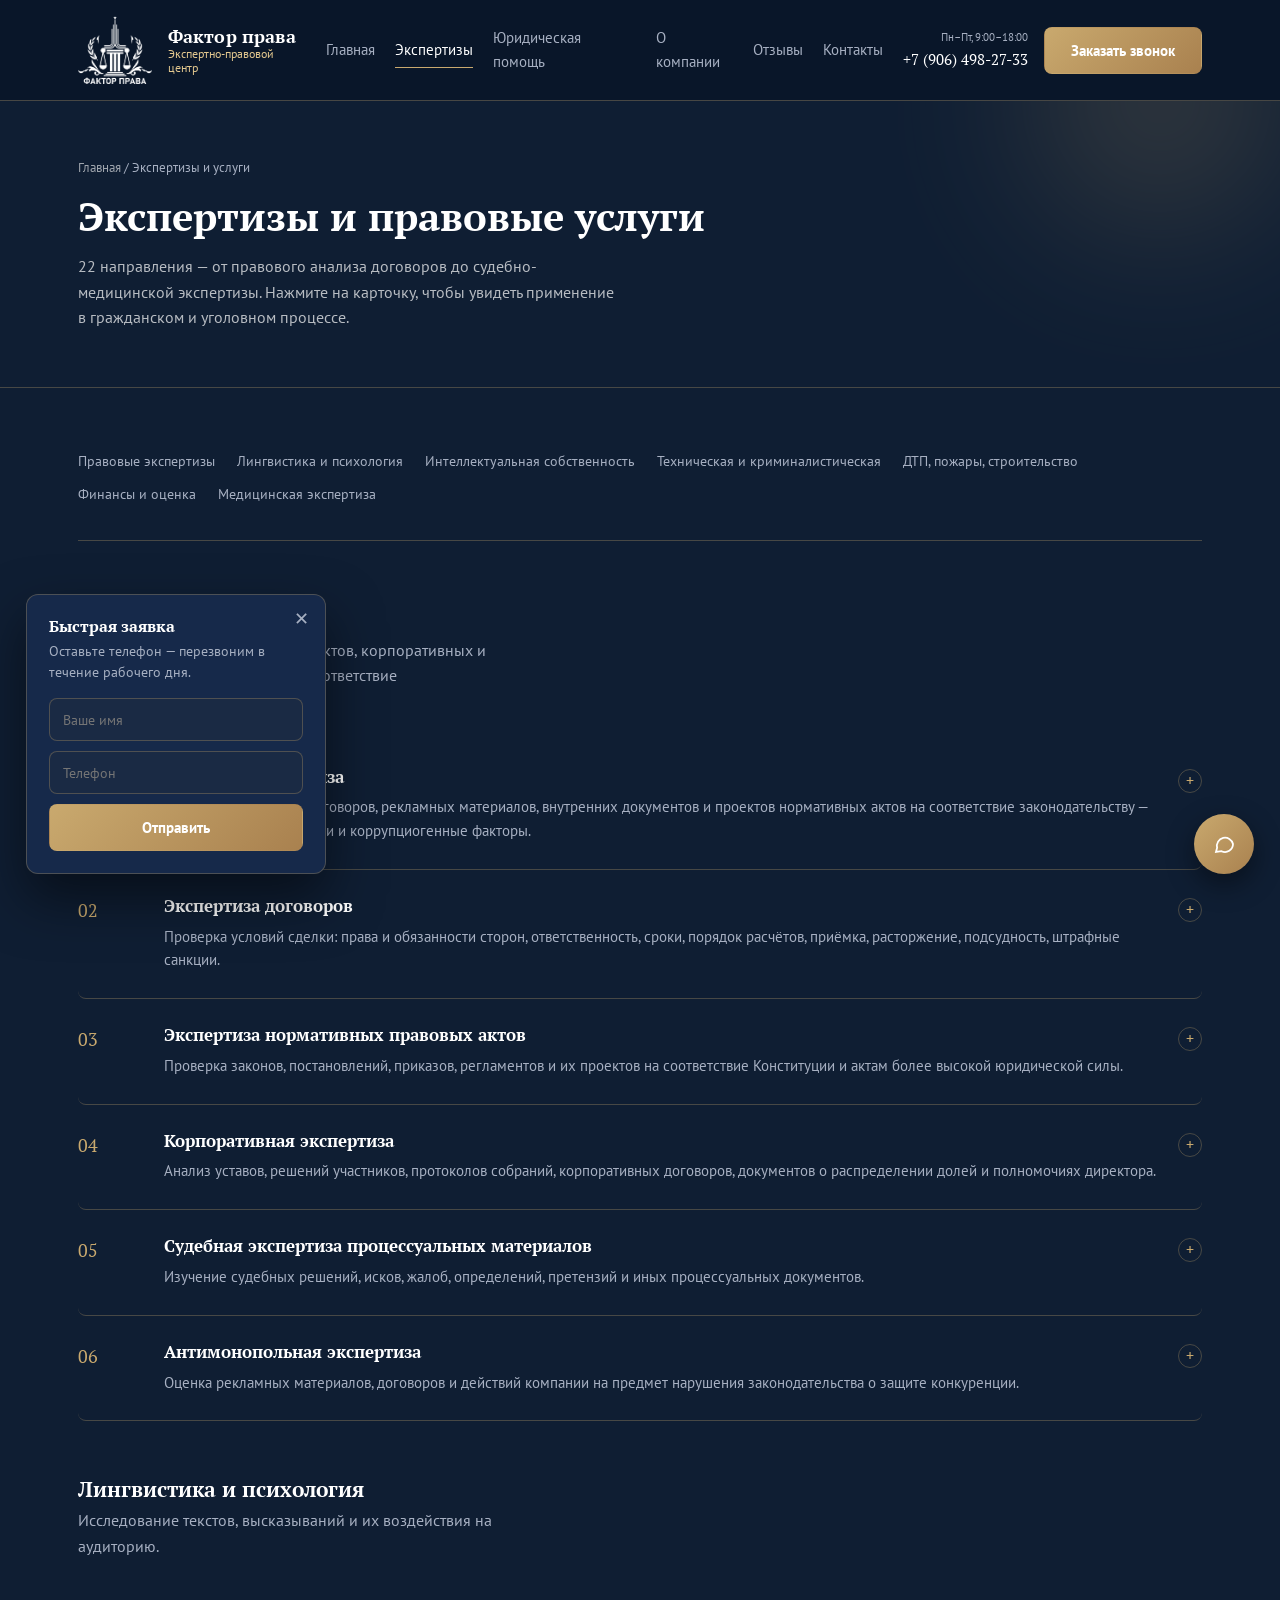
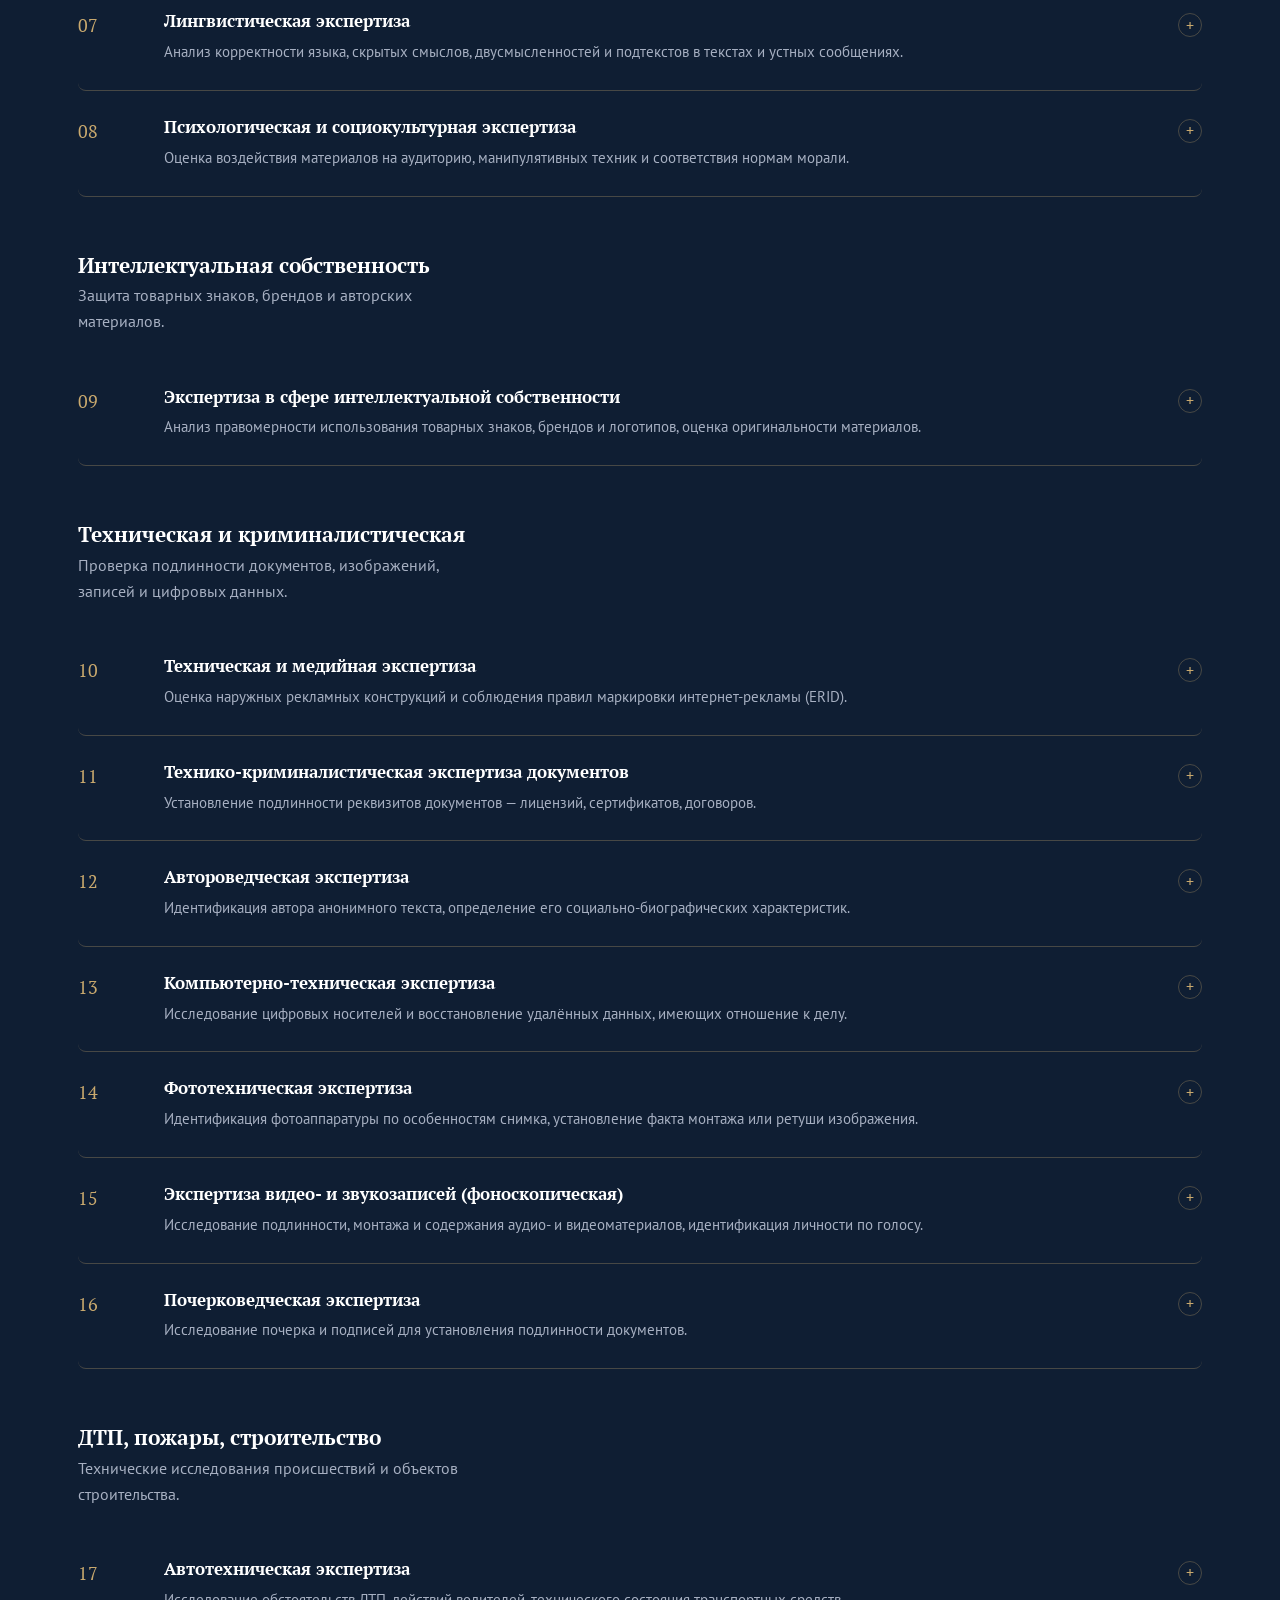
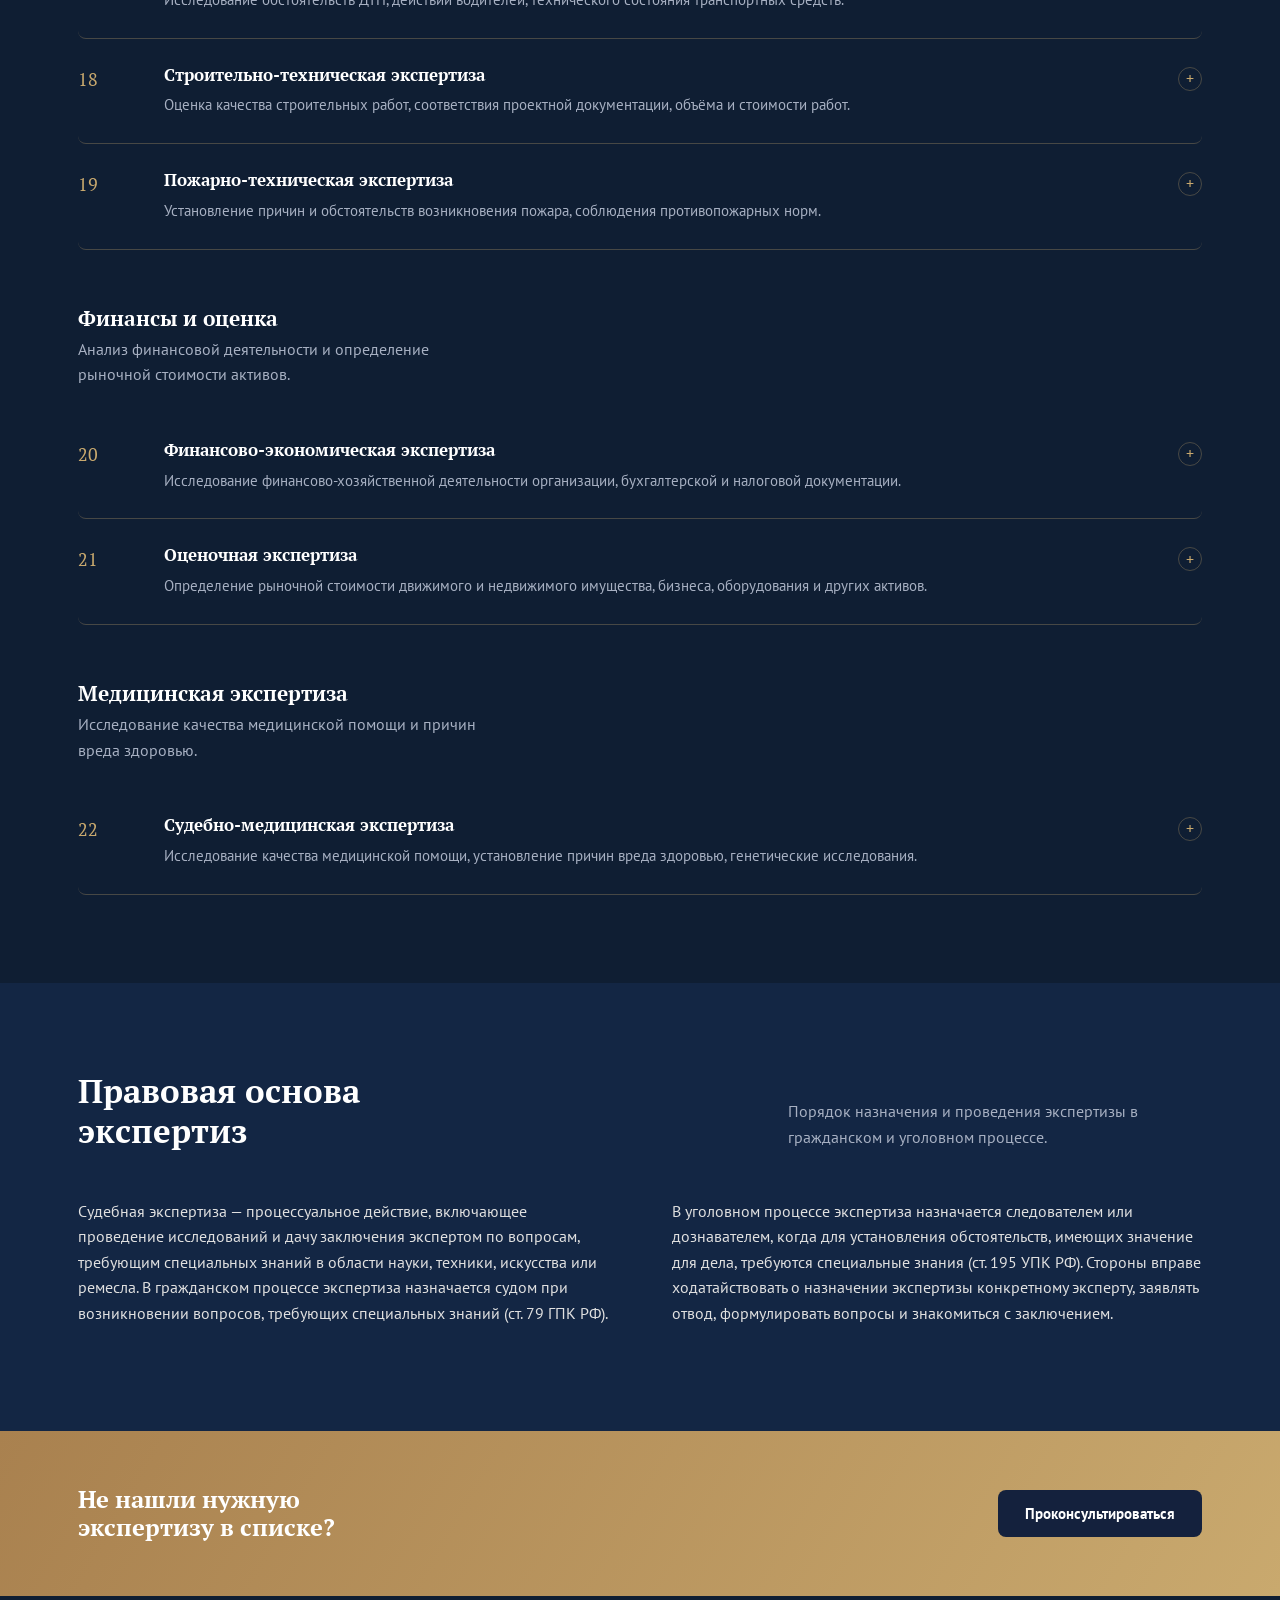
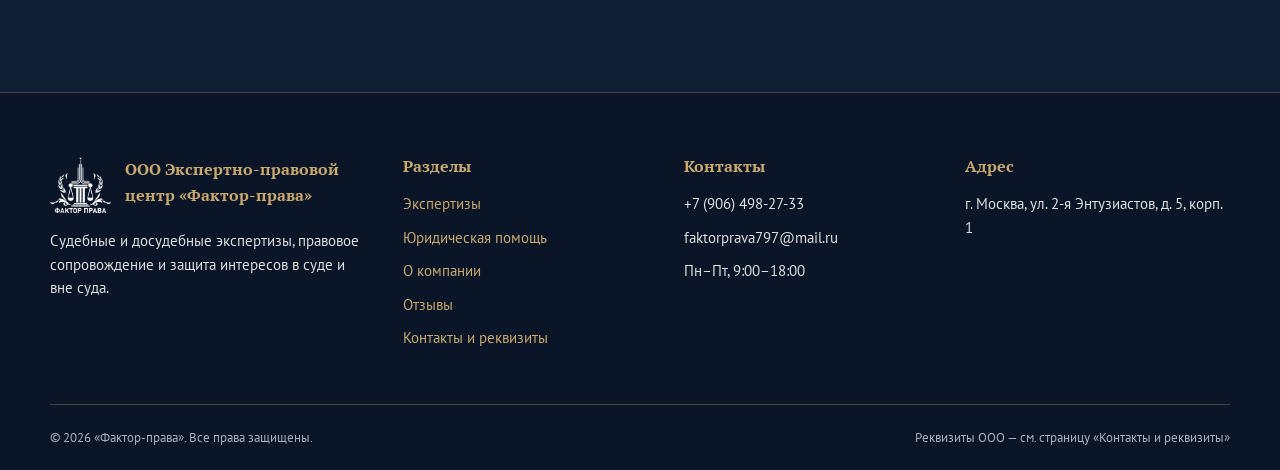
<file: services.html>
<!DOCTYPE html>
<html lang="ru">
<head>
<meta charset="UTF-8">
<meta name="viewport" content="width=device-width, initial-scale=1.0">
<title>Экспертизы и правовые услуги — Фактор права</title>
<meta name="description" content="Полный перечень из 22 видов судебных и досудебных экспертиз и правовых услуг центра «Фактор-права»: что исследуется, где применяется, когда обращаться.">
<link rel="icon" href="images/logo-black.png">
<link rel="preconnect" href="https://fonts.googleapis.com">
<link href="https://fonts.googleapis.com/css2?family=PT+Serif:wght@400;700&family=PT+Sans:wght@400;700&display=swap" rel="stylesheet">
<link rel="stylesheet" href="css/style.css">
</head>
<body>

<header class="site-header">
  <div class="container">
    <a href="index.html" class="brand">
      <img src="images/logo-white.png" alt="Фактор права">
      <span class="brand-text"><strong>Фактор права</strong><span>Экспертно-правовой центр</span></span>
    </a>
    <nav class="main-nav" id="main-nav">
      <a href="index.html">Главная</a>
      <a href="services.html" aria-current="page">Экспертизы</a>
      <a href="legal-help.html">Юридическая помощь</a>
      <a href="about.html">О компании</a>
      <a href="reviews.html">Отзывы</a>
      <a href="contacts.html">Контакты</a>
      <button class="btn btn-seal nav-cta" data-open-call>Заказать звонок</button>
    </nav>
    <div class="header-actions">
      <div class="header-phone"><small>Пн–Пт, 9:00–18:00</small>+7 (906) 498-27-33</div>
      <button class="btn btn-seal" data-open-call>Заказать звонок</button>
      <button class="nav-toggle" aria-label="Открыть меню" aria-expanded="false">☰</button>
    </div>
  </div>
</header>

<div class="page-hero">
  <div class="container">
    <div class="crumb"><a href="index.html" style="color:rgba(255,255,255,.6)">Главная</a> / Экспертизы и услуги</div>
    <h1>Экспертизы и правовые услуги</h1>
    <p style="color:rgba(255,255,255,.7); max-width:60ch; margin-top:14px;">22 направления — от правового анализа договоров до судебно-медицинской экспертизы. Нажмите на карточку, чтобы увидеть применение в гражданском и уголовном процессе.</p>
  </div>
</div>

<section style="padding-top:44px;">
  <div class="container">

    <div class="registry-nav" aria-label="Быстрый переход по разделам">
      <a href="#pravovye">Правовые экспертизы</a>
      <a href="#lingvo">Лингвистика и психология</a>
      <a href="#is">Интеллектуальная собственность</a>
      <a href="#tech">Техническая и криминалистическая</a>
      <a href="#auto-fire">ДТП, пожары, строительство</a>
      <a href="#finance">Финансы и оценка</a>
      <a href="#medicine">Медицинская экспертиза</a>
    </div>

    <!-- ============ ПРАВОВЫЕ ЭКСПЕРТИЗЫ ============ -->
    <div class="registry-group" id="pravovye">
      <h2>Правовые экспертизы</h2>
      <p class="section-lede">Анализ договоров, нормативных актов, корпоративных и процессуальных документов на соответствие законодательству.</p>

      <details class="registry-item">
        <summary>
          <span class="idx">01</span>
          <div><h3>Правовая экспертиза</h3><p class="short">Юридический анализ договоров, рекламных материалов, внутренних документов и проектов нормативных актов на соответствие законодательству — риски, пробелы, коллизии и коррупциогенные факторы.</p></div>
          <span class="chev">+</span>
        </summary>
        <div class="registry-body">
          <div><h4><span class="tag">Гражданский процесс</span></h4><p>Помогает определить законность оспариваемых документов или действий: при признании сделки недействительной, оспаривании условий договора, проверке рекламы на соответствие ФЗ «О рекламе». Заключение — письменное доказательство по ст. 55 ГПК РФ.</p></div>
          <div><h4><span class="tag">Уголовный процесс</span></h4><p>Используется для квалификации действий обвиняемого, определения состава преступления, оценки законности нормативных актов, нарушение которых вменяется подозреваемому.</p></div>
          <div><h4><span class="tag">Когда обращаться</span></h4><p>Если сомневаетесь в законности документа, договора или рекламного материала, либо против вас возбуждено дело о нарушении законодательства.</p></div>
        </div>
      </details>

      <details class="registry-item">
        <summary>
          <span class="idx">02</span>
          <div><h3>Экспертиза договоров</h3><p class="short">Проверка условий сделки: права и обязанности сторон, ответственность, сроки, порядок расчётов, приёмка, расторжение, подсудность, штрафные санкции.</p></div>
          <span class="chev">+</span>
        </summary>
        <div class="registry-body">
          <div><h4><span class="tag">Гражданский процесс</span></h4><p>Ключевое доказательство при разрешении договорных споров — помогает определить действительную волю сторон и законность условий. Назначается судом или по ходатайству стороны.</p></div>
          <div><h4><span class="tag">Уголовный процесс</span></h4><p>Применяется при расследовании экономических преступлений, мошенничества, должностных подлогов, когда требуется анализ договорной документации.</p></div>
          <div><h4><span class="tag">Когда обращаться</span></h4><p>Перед подписанием важного контракта, при споре по исполнению договора или подозрении на мошеннические условия.</p></div>
        </div>
      </details>

      <details class="registry-item">
        <summary>
          <span class="idx">03</span>
          <div><h3>Экспертиза нормативных правовых актов</h3><p class="short">Проверка законов, постановлений, приказов, регламентов и их проектов на соответствие Конституции и актам более высокой юридической силы.</p></div>
          <span class="chev">+</span>
        </summary>
        <div class="registry-body">
          <div><h4><span class="tag">Гражданский процесс</span></h4><p>Применяется при оспаривании нормативных актов, затрагивающих права граждан и организаций — помогает суду определить, нарушает ли акт права заявителя.</p></div>
          <div><h4><span class="tag">Уголовный процесс</span></h4><p>Может использоваться для оценки законности ведомственных актов, нарушение которых вменяется подозреваемому или обвиняемому.</p></div>
          <div><h4><span class="tag">Когда обращаться</span></h4><p>Если акт, по вашему мнению, нарушает права, либо нужно обосновать несоответствие требованиям юридической техники.</p></div>
        </div>
      </details>

      <details class="registry-item">
        <summary>
          <span class="idx">04</span>
          <div><h3>Корпоративная экспертиза</h3><p class="short">Анализ уставов, решений участников, протоколов собраний, корпоративных договоров, документов о распределении долей и полномочиях директора.</p></div>
          <span class="chev">+</span>
        </summary>
        <div class="registry-body">
          <div><h4><span class="tag">Гражданский процесс</span></h4><p>Необходима при корпоративных спорах: оспаривании решений собраний, признании сделок с долями недействительными, исключении участника из общества.</p></div>
          <div><h4><span class="tag">Уголовный процесс</span></h4><p>Применяется при расследовании рейдерских захватов, незаконных сделок с акциями, фальсификации решений собраний.</p></div>
          <div><h4><span class="tag">Когда обращаться</span></h4><p>При корпоративных конфликтах, перед важными решениями, при смене руководства или распределении долей.</p></div>
        </div>
      </details>

      <details class="registry-item">
        <summary>
          <span class="idx">05</span>
          <div><h3>Судебная экспертиза процессуальных материалов</h3><p class="short">Изучение судебных решений, исков, жалоб, определений, претензий и иных процессуальных документов.</p></div>
          <span class="chev">+</span>
        </summary>
        <div class="registry-body">
          <div><h4><span class="tag">Гражданский процесс</span></h4><p>Выявляет процессуальные нарушения, ошибки в судебных актах и основания для апелляционной или кассационной жалобы.</p></div>
          <div><h4><span class="tag">Уголовный процесс</span></h4><p>Помогает защите или обвинению усилить аргументацию, выявить нарушения при сборе доказательств.</p></div>
          <div><h4><span class="tag">Когда обращаться</span></h4><p>Если не согласны с судебным решением или считаете, что в процессе допущены нарушения.</p></div>
        </div>
      </details>

      <details class="registry-item">
        <summary>
          <span class="idx">06</span>
          <div><h3>Антимонопольная экспертиза</h3><p class="short">Оценка рекламных материалов, договоров и действий компании на предмет нарушения законодательства о защите конкуренции.</p></div>
          <span class="chev">+</span>
        </summary>
        <div class="registry-body">
          <div><h4><span class="tag">Гражданский процесс</span></h4><p>Применяется при оспаривании решений антимонопольных органов и взыскании убытков от недобросовестной конкуренции.</p></div>
          <div><h4><span class="tag">Уголовный процесс</span></h4><p>Используется при расследовании преступлений, связанных с монополистической деятельностью и ограничением конкуренции.</p></div>
          <div><h4><span class="tag">Когда обращаться</span></h4><p>Если компания получила предписание или штраф от антимонопольного органа.</p></div>
        </div>
      </details>
    </div>

    <!-- ============ ЛИНГВИСТИКА И ПСИХОЛОГИЯ ============ -->
    <div class="registry-group" id="lingvo">
      <h2>Лингвистика и психология</h2>
      <p class="section-lede">Исследование текстов, высказываний и их воздействия на аудиторию.</p>

      <details class="registry-item">
        <summary>
          <span class="idx">07</span>
          <div><h3>Лингвистическая экспертиза</h3><p class="short">Анализ корректности языка, скрытых смыслов, двусмысленностей и подтекстов в текстах и устных сообщениях.</p></div>
          <span class="chev">+</span>
        </summary>
        <div class="registry-body">
          <div><h4><span class="tag">Гражданский процесс</span></h4><p>Ключевое доказательство по делам о защите чести, достоинства и деловой репутации (ст. 152 ГК РФ), а также в спорах о защите авторских прав.</p></div>
          <div><h4><span class="tag">Уголовный процесс</span></h4><p>Назначается по делам о клевете, оскорблении, экстремизме, возбуждении ненависти либо вражды.</p></div>
          <div><h4><span class="tag">Когда обращаться</span></h4><p>Если в отношении вас распространены порочащие сведения, либо нужно доказать корректность или скрытый негативный смысл высказывания.</p></div>
        </div>
      </details>

      <details class="registry-item">
        <summary>
          <span class="idx">08</span>
          <div><h3>Психологическая и социокультурная экспертиза</h3><p class="short">Оценка воздействия материалов на аудиторию, манипулятивных техник и соответствия нормам морали.</p></div>
          <span class="chev">+</span>
        </summary>
        <div class="registry-body">
          <div><h4><span class="tag">Гражданский процесс</span></h4><p>Применяется в семейных спорах (место жительства ребёнка, порядок общения), при оспаривании сделок по ст. 177 ГК РФ, в спорах о чести и достоинстве.</p></div>
          <div><h4><span class="tag">Уголовный процесс</span></h4><p>Используется для оценки психологического состояния обвиняемого, потерпевшего и свидетелей.</p></div>
          <div><h4><span class="tag">Когда обращаться</span></h4><p>В семейных спорах, при оспаривании сделок, если вы стали жертвой манипуляций или клеветы.</p></div>
        </div>
      </details>
    </div>

    <!-- ============ ИНТЕЛЛЕКТУАЛЬНАЯ СОБСТВЕННОСТЬ ============ -->
    <div class="registry-group" id="is">
      <h2>Интеллектуальная собственность</h2>
      <p class="section-lede">Защита товарных знаков, брендов и авторских материалов.</p>

      <details class="registry-item">
        <summary>
          <span class="idx">09</span>
          <div><h3>Экспертиза в сфере интеллектуальной собственности</h3><p class="short">Анализ правомерности использования товарных знаков, брендов и логотипов, оценка оригинальности материалов.</p></div>
          <span class="chev">+</span>
        </summary>
        <div class="registry-body">
          <div><h4><span class="tag">Гражданский процесс</span></h4><p>Применяется при спорах о нарушении авторских и смежных прав, незаконном использовании товарного знака.</p></div>
          <div><h4><span class="tag">Уголовный процесс</span></h4><p>Используется при расследовании преступлений по ст. 146, 147, 180 УК РФ.</p></div>
          <div><h4><span class="tag">Когда обращаться</span></h4><p>Если ваши авторские права нарушены или нужно подтвердить уникальность продукта или бренда.</p></div>
        </div>
      </details>
    </div>

    <!-- ============ ТЕХНИЧЕСКАЯ И КРИМИНАЛИСТИЧЕСКАЯ ============ -->
    <div class="registry-group" id="tech">
      <h2>Техническая и криминалистическая</h2>
      <p class="section-lede">Проверка подлинности документов, изображений, записей и цифровых данных.</p>

      <details class="registry-item">
        <summary>
          <span class="idx">10</span>
          <div><h3>Техническая и медийная экспертиза</h3><p class="short">Оценка наружных рекламных конструкций и соблюдения правил маркировки интернет-рекламы (ERID).</p></div>
          <span class="chev">+</span>
        </summary>
        <div class="registry-body">
          <div><h4><span class="tag">Гражданский процесс</span></h4><p>Применяется при спорах о размещении рекламных конструкций и привлечении к ответственности за нарушение правил рекламы.</p></div>
          <div><h4><span class="tag">Уголовный процесс</span></h4><p>Может использоваться при расследовании преступлений, связанных с незаконной рекламной деятельностью.</p></div>
          <div><h4><span class="tag">Когда обращаться</span></h4><p>Если компанию привлекают к ответственности за нарушение правил размещения рекламы.</p></div>
        </div>
      </details>

      <details class="registry-item">
        <summary>
          <span class="idx">11</span>
          <div><h3>Технико-криминалистическая экспертиза документов</h3><p class="short">Установление подлинности реквизитов документов — лицензий, сертификатов, договоров.</p></div>
          <span class="chev">+</span>
        </summary>
        <div class="registry-body">
          <div><h4><span class="tag">Гражданский процесс</span></h4><p>Применяется при оспаривании подлинности документов и заявлении о фальсификации доказательств.</p></div>
          <div><h4><span class="tag">Уголовный процесс</span></h4><p>Используется при расследовании подлога документов, мошенничества, должностных преступлений.</p></div>
          <div><h4><span class="tag">Когда обращаться</span></h4><p>Если есть основания полагать, что документы подделаны, или нужно подтвердить их подлинность.</p></div>
        </div>
      </details>

      <details class="registry-item">
        <summary>
          <span class="idx">12</span>
          <div><h3>Автороведческая экспертиза</h3><p class="short">Идентификация автора анонимного текста, определение его социально-биографических характеристик.</p></div>
          <span class="chev">+</span>
        </summary>
        <div class="registry-body">
          <div><h4><span class="tag">Гражданский процесс</span></h4><p>Применяется в спорах об интеллектуальной собственности, защите авторских прав, клевете и оскорблении.</p></div>
          <div><h4><span class="tag">Уголовный процесс</span></h4><p>Назначается для установления автора анонимных писем, угроз и клеветнических материалов.</p></div>
          <div><h4><span class="tag">Когда обращаться</span></h4><p>Если вы получили анонимное письмо с угрозами или клеветой, либо нужно доказать авторство спорного текста.</p></div>
        </div>
      </details>

      <details class="registry-item">
        <summary>
          <span class="idx">13</span>
          <div><h3>Компьютерно-техническая экспертиза</h3><p class="short">Исследование цифровых носителей и восстановление удалённых данных, имеющих отношение к делу.</p></div>
          <span class="chev">+</span>
        </summary>
        <div class="registry-body">
          <div><h4><span class="tag">Гражданский процесс</span></h4><p>Используется для получения цифровых доказательств — восстановления переписки, подтверждения фактов использования ПО.</p></div>
          <div><h4><span class="tag">Уголовный процесс</span></h4><p>Ключевое доказательство по делам о компьютерных преступлениях, мошенничестве, незаконном доступе к информации.</p></div>
          <div><h4><span class="tag">Когда обращаться</span></h4><p>Если нужно восстановить удалённые данные или цифровая информация имеет решающее значение для дела.</p></div>
        </div>
      </details>

      <details class="registry-item">
        <summary>
          <span class="idx">14</span>
          <div><h3>Фототехническая экспертиза</h3><p class="short">Идентификация фотоаппаратуры по особенностям снимка, установление факта монтажа или ретуши изображения.</p></div>
          <span class="chev">+</span>
        </summary>
        <div class="registry-body">
          <div><h4><span class="tag">Гражданский процесс</span></h4><p>Применяется при оспаривании подлинности фотографий, представленных в качестве доказательств.</p></div>
          <div><h4><span class="tag">Уголовный процесс</span></h4><p>Используется для проверки подлинности фотоизображений, имеющих доказательственное значение.</p></div>
          <div><h4><span class="tag">Когда обращаться</span></h4><p>Если сомневаетесь в подлинности фотографий оппонента или нужно подтвердить факт монтажа.</p></div>
        </div>
      </details>

      <details class="registry-item">
        <summary>
          <span class="idx">15</span>
          <div><h3>Экспертиза видео- и звукозаписей (фоноскопическая)</h3><p class="short">Исследование подлинности, монтажа и содержания аудио- и видеоматериалов, идентификация личности по голосу.</p></div>
          <span class="chev">+</span>
        </summary>
        <div class="registry-body">
          <div><h4><span class="tag">Гражданский процесс</span></h4><p>Применяется при оспаривании аудио- и видеодоказательств, по делам о защите чести и достоинства.</p></div>
          <div><h4><span class="tag">Уголовный процесс</span></h4><p>Назначается при расследовании вымогательства, шантажа, наркопреступлений и дел, где записи — главное доказательство.</p></div>
          <div><h4><span class="tag">Когда обращаться</span></h4><p>Если сомневаетесь в подлинности записи или нужно идентифицировать голос.</p></div>
        </div>
      </details>

      <details class="registry-item">
        <summary>
          <span class="idx">16</span>
          <div><h3>Почерковедческая экспертиза</h3><p class="short">Исследование почерка и подписей для установления подлинности документов.</p></div>
          <span class="chev">+</span>
        </summary>
        <div class="registry-body">
          <div><h4><span class="tag">Гражданский процесс</span></h4><p>Применяется при оспаривании подлинности подписей в договорах, завещаниях, расписках, доверенностях.</p></div>
          <div><h4><span class="tag">Уголовный процесс</span></h4><p>Назначается при расследовании мошенничеств, должностных подлогов, фальсификации доказательств.</p></div>
          <div><h4><span class="tag">Когда обращаться</span></h4><p>Если сомневаетесь в подлинности подписи на документе или против вас используют поддельный документ.</p></div>
        </div>
      </details>
    </div>

    <!-- ============ ДТП, ПОЖАРЫ, СТРОИТЕЛЬСТВО ============ -->
    <div class="registry-group" id="auto-fire">
      <h2>ДТП, пожары, строительство</h2>
      <p class="section-lede">Технические исследования происшествий и объектов строительства.</p>

      <details class="registry-item">
        <summary>
          <span class="idx">17</span>
          <div><h3>Автотехническая экспертиза</h3><p class="short">Исследование обстоятельств ДТП, действий водителей, технического состояния транспортных средств.</p></div>
          <span class="chev">+</span>
        </summary>
        <div class="registry-body">
          <div><h4><span class="tag">Гражданский процесс</span></h4><p>Назначается судом при спорах о возмещении ущерба от ДТП и о страховых выплатах.</p></div>
          <div><h4><span class="tag">Уголовный процесс</span></h4><p>Обязательна при расследовании ДТП с тяжкими последствиями для установления виновности водителя.</p></div>
          <div><h4><span class="tag">Когда обращаться</span></h4><p>Если попали в ДТП и не согласны с выводами ГИБДД или страховщик занизил выплату.</p></div>
        </div>
      </details>

      <details class="registry-item">
        <summary>
          <span class="idx">18</span>
          <div><h3>Строительно-техническая экспертиза</h3><p class="short">Оценка качества строительных работ, соответствия проектной документации, объёма и стоимости работ.</p></div>
          <span class="chev">+</span>
        </summary>
        <div class="registry-body">
          <div><h4><span class="tag">Гражданский процесс</span></h4><p>Ключевое доказательство по делам о качестве работ, самовольной постройке, разделе дома, взыскании убытков.</p></div>
          <div><h4><span class="tag">Уголовный процесс</span></h4><p>Применяется при расследовании нарушений правил безопасности при строительных работах и мошенничества в строительстве.</p></div>
          <div><h4><span class="tag">Когда обращаться</span></h4><p>При споре с застройщиком или подрядчиком, либо для определения стоимости восстановительного ремонта.</p></div>
        </div>
      </details>

      <details class="registry-item">
        <summary>
          <span class="idx">19</span>
          <div><h3>Пожарно-техническая экспертиза</h3><p class="short">Установление причин и обстоятельств возникновения пожара, соблюдения противопожарных норм.</p></div>
          <span class="chev">+</span>
        </summary>
        <div class="registry-body">
          <div><h4><span class="tag">Гражданский процесс</span></h4><p>Помогает суду установить виновное лицо для возложения обязанности по возмещению ущерба от пожара.</p></div>
          <div><h4><span class="tag">Уголовный процесс</span></h4><p>Обязательна при расследовании пожаров, особенно при подозрении на умышленный поджог.</p></div>
          <div><h4><span class="tag">Когда обращаться</span></h4><p>Если произошёл пожар и вы не согласны с выводами дознавателей или страховщик отказывает в выплате.</p></div>
        </div>
      </details>
    </div>

    <!-- ============ ФИНАНСЫ И ОЦЕНКА ============ -->
    <div class="registry-group" id="finance">
      <h2>Финансы и оценка</h2>
      <p class="section-lede">Анализ финансовой деятельности и определение рыночной стоимости активов.</p>

      <details class="registry-item">
        <summary>
          <span class="idx">20</span>
          <div><h3>Финансово-экономическая экспертиза</h3><p class="short">Исследование финансово-хозяйственной деятельности организации, бухгалтерской и налоговой документации.</p></div>
          <span class="chev">+</span>
        </summary>
        <div class="registry-body">
          <div><h4><span class="tag">Гражданский процесс</span></h4><p>Назначается для определения размера убытков, проверки финансовых документов, оценки обоснованности требований.</p></div>
          <div><h4><span class="tag">Уголовный процесс</span></h4><p>Ключевое доказательство по делам о мошенничестве, уклонении от уплаты налогов, преднамеренном банкротстве.</p></div>
          <div><h4><span class="tag">Когда обращаться</span></h4><p>Если компанию проверяют налоговые органы или возбуждено дело по экономическим статьям.</p></div>
        </div>
      </details>

      <details class="registry-item">
        <summary>
          <span class="idx">21</span>
          <div><h3>Оценочная экспертиза</h3><p class="short">Определение рыночной стоимости движимого и недвижимого имущества, бизнеса, оборудования и других активов.</p></div>
          <span class="chev">+</span>
        </summary>
        <div class="registry-body">
          <div><h4><span class="tag">Гражданский процесс</span></h4><p>Применяется при разделе имущества, оспаривании кадастровой стоимости, определении размера компенсации.</p></div>
          <div><h4><span class="tag">Уголовный процесс</span></h4><p>Используется для определения размера ущерба по экономическим преступлениям.</p></div>
          <div><h4><span class="tag">Когда обращаться</span></h4><p>При разводе и разделе имущества, продаже дорогостоящих активов или оспаривании чужой оценки.</p></div>
        </div>
      </details>
    </div>

    <!-- ============ МЕДИЦИНСКАЯ ЭКСПЕРТИЗА ============ -->
    <div class="registry-group" id="medicine">
      <h2>Медицинская экспертиза</h2>
      <p class="section-lede">Исследование качества медицинской помощи и причин вреда здоровью.</p>

      <details class="registry-item">
        <summary>
          <span class="idx">22</span>
          <div><h3>Судебно-медицинская экспертиза</h3><p class="short">Исследование качества медицинской помощи, установление причин вреда здоровью, генетические исследования.</p></div>
          <span class="chev">+</span>
        </summary>
        <div class="registry-body">
          <div><h4><span class="tag">Гражданский процесс</span></h4><p>Применяется по делам о возмещении вреда здоровью, ненадлежащем оказании медицинской помощи, установлении отцовства.</p></div>
          <div><h4><span class="tag">Уголовный процесс</span></h4><p>Обязательна для установления причины смерти, характера и степени вреда здоровью (ст. 196 УПК РФ).</p></div>
          <div><h4><span class="tag">Когда обращаться</span></h4><p>Если причинён вред здоровью и вы хотите получить компенсацию или подозреваете врачебную ошибку.</p></div>
        </div>
      </details>
    </div>

  </div>
</section>

<section class="section-dark">
  <div class="container">
    <div class="section-head">
      <h2>Правовая основа экспертиз</h2>
      <p class="section-lede">Порядок назначения и проведения экспертизы в гражданском и уголовном процессе.</p>
    </div>
    <div class="content-grid" style="grid-template-columns:1fr 1fr;">
      <p>Судебная экспертиза — процессуальное действие, включающее проведение исследований и дачу заключения экспертом по вопросам, требующим специальных знаний в области науки, техники, искусства или ремесла. В гражданском процессе экспертиза назначается судом при возникновении вопросов, требующих специальных знаний (ст. 79 ГПК РФ).</p>
      <p>В уголовном процессе экспертиза назначается следователем или дознавателем, когда для установления обстоятельств, имеющих значение для дела, требуются специальные знания (ст. 195 УПК РФ). Стороны вправе ходатайствовать о назначении экспертизы конкретному эксперту, заявлять отвод, формулировать вопросы и знакомиться с заключением.</p>
    </div>
  </div>
</section>

<section class="cta-strip">
  <div class="container">
    <h2>Не нашли нужную экспертизу в списке?</h2>
    <button class="btn btn-primary" style="background:#14213D;" data-open-call>Проконсультироваться</button>
  </div>
</section>

<footer class="site-footer">
  <div class="container footer-top">
    <div>
      <div class="footer-brand">
        <img src="images/logo-white.png" alt="Фактор права">
        <strong>ООО Экспертно-правовой центр «Фактор-права»</strong>
      </div>
      <p>Судебные и досудебные экспертизы, правовое сопровождение и защита интересов в суде и вне суда.</p>
    </div>
    <div>
      <h4>Разделы</h4>
      <ul>
        <li><a href="services.html">Экспертизы</a></li>
        <li><a href="legal-help.html">Юридическая помощь</a></li>
        <li><a href="about.html">О компании</a></li>
        <li><a href="reviews.html">Отзывы</a></li>
        <li><a href="contacts.html">Контакты и реквизиты</a></li>
      </ul>
    </div>
    <div>
      <h4>Контакты</h4>
      <ul>
        <li>+7 (906) 498-27-33</li>
        <li>faktorprava797@mail.ru</li>
        <li>Пн–Пт, 9:00–18:00</li>
      </ul>
    </div>
    <div>
      <h4>Адрес</h4>
      <ul><li>г. Москва, ул. 2-я Энтузиастов, д. 5, корп. 1</li></ul>
    </div>
  </div>
  <div class="container footer-bottom">
    <span>© 2026 «Фактор-права». Все права защищены.</span>
    <span>Реквизиты ООО — см. страницу «Контакты и реквизиты»</span>
  </div>
</footer>

<div class="floating-contact" id="floating-contact">
  <button class="floating-contact-close" id="floating-contact-close" aria-label="Скрыть форму">✕</button>
  <h4>Быстрая заявка</h4>
  <p>Оставьте телефон — перезвоним в течение рабочего дня.</p>
  <form data-demo-form>
    <input type="text" name="name" placeholder="Ваше имя" required>
    <input type="tel" name="phone" placeholder="Телефон" required>
    <button class="btn btn-seal btn-block" type="submit">Отправить</button>
    <div class="form-success"></div>
  </form>
</div>
<button class="floating-contact-tab" id="floating-contact-tab">
  <span class="dot"></span> Оставить заявку
</button>

<div class="quick-dock">
  <div class="chat-panel" id="chat-panel">
    <div class="chat-head">
      <div><strong>Фактор права</strong><span>Обычно отвечаем в течение часа</span></div>
      <button class="chat-close" id="chat-close" aria-label="Закрыть чат">✕</button>
    </div>
    <div class="chat-body">
      <div class="chat-bubble">Здравствуйте! Подскажем, какая экспертиза подойдёт под вашу ситуацию.</div>
      <div class="chat-quick">
        <button type="button" id="chat-ask-btn">Задать вопрос</button>
        <button type="button" onclick="location.href='contacts.html'">Телефон и адрес</button>
      </div>
      <form class="chat-callform form-light" id="chat-callform" data-demo-form>
        <div class="field"><label for="c-name">Имя</label><input id="c-name" name="name" required></div>
        <div class="field"><label for="c-phone">Телефон</label><input id="c-phone" name="phone" type="tel" required></div>
        <div class="field"><label for="c-msg">Вопрос</label><textarea id="c-msg" name="message" rows="3"></textarea></div>
        <button class="btn btn-primary btn-block" type="submit">Отправить</button>
        <div class="form-success"></div>
      </form>
    </div>
  </div>
  <button class="dock-btn" id="chat-toggle" aria-label="Открыть чат с центром «Фактор-права»">
    <svg width="24" height="24" viewBox="0 0 24 24" fill="none" stroke="currentColor" stroke-width="1.8"><path d="M21 12a8 8 0 0 1-11.5 7.2L4 20l1.1-4.2A8 8 0 1 1 21 12Z"/></svg>
  </button>
</div>

<dialog class="modal" id="call-dialog">
  <div class="modal-inner">
    <div class="modal-head"><h3>Заказать звонок</h3><button class="modal-close" data-close-call aria-label="Закрыть">✕</button></div>
    <p class="modal-lede">Оставьте номер — перезвоним в удобное время.</p>
    <form data-demo-form class="form-light">
      <div class="field"><label for="m-name">Имя</label><input id="m-name" name="name" required></div>
      <div class="field"><label for="m-phone">Телефон</label><input id="m-phone" name="phone" type="tel" required></div>
      <div class="field"><label for="m-time">Удобное время</label><input id="m-time" name="time" placeholder="Например, после 15:00"></div>
      <button class="btn btn-seal btn-block" type="submit">Заказать звонок</button>
      <div class="form-success"></div>
    </form>
  </div>
</dialog>

<script src="js/main.js"></script>
</body>
</html>
</file>
<file: css/style.css>
/* =========================================================
   ФАКТОР ПРАВА — design tokens (v3: dark navy + gold theme)
   Whole site now runs on a single deep-navy surface with a
   gold accent, per the supplied theme spec. Cards are
   translucent dark panels with a gold hairline; popovers
   (modal/chat/floating contact) use a solid navy so they
   stay legible over any background.
   ========================================================= */

:root{
  --ink:          #0F1E33;   /* primary dark-navy background */
  --ink-2:        #132644;   /* slightly lifted navy — alternating sections/header */
  --ink-deep:     #0A1628;   /* deepest navy — footer */
  --paper:        var(--ink);
  --paper-2:      var(--ink-2);
  --surface:      rgba(255,255,255,.045);  /* translucent card fill on dark sections */
  --surface-solid:#16294A;                 /* opaque popover bg (modal/chat/floating) */
  --line:         rgba(201,169,110,.3);    /* gold-tinted hairline / card border */
  --text:         #E0E0E0;   /* body text */
  --text-soft:    #A7B0C2;   /* secondary/muted text */
  --heading:      #FFFFFF;   /* headings — pure white */
  --seal:         #C9A96E;   /* gold accent — primary */
  --seal-light:   #E3C88F;
  --seal-dark:    #A9814F;
  --input-bg:     #1A2A44;

  --serif: "PT Serif", "Georgia", serif;
  --sans:  "PT Sans", "Arial", sans-serif;

  --container: 1180px;
  --radius: 12px;
  --radius-sm: 8px;
}

*, *::before, *::after{ box-sizing: border-box; }
html{ scroll-behavior: smooth; }
body{
  margin:0;
  font-family: var(--sans);
  color: var(--text);
  background: var(--ink);
  line-height: 1.6;
  -webkit-font-smoothing: antialiased;
}
img{ max-width:100%; display:block; }
a{ color: inherit; text-decoration:none; }
ul{ margin:0; padding:0; list-style:none; }
h1,h2,h3,h4{ font-family: var(--serif); font-weight:700; margin:0; color: var(--heading); line-height:1.2; }
p{ margin:0 0 1em; }
p:last-child{ margin-bottom:0; }

:focus-visible{
  outline: 2px solid var(--seal);
  outline-offset: 3px;
}

@media (prefers-reduced-motion: reduce){
  *{ animation-duration: 0.001ms !important; transition-duration: 0.001ms !important; scroll-behavior:auto !important; }
}

.container{
  max-width: var(--container);
  margin: 0 auto;
  padding: 0 28px;
}

.eyebrow-num{
  font-family: var(--serif);
  color: var(--seal);
  font-size: 0.95rem;
  letter-spacing: 0.02em;
}

/* ---------- Scroll reveal ---------- */
.reveal{ opacity: 0; transform: translateY(22px); transition: opacity .6s ease, transform .6s ease; }
.reveal.is-visible{ opacity:1; transform:none; }
@media print{ .reveal{ opacity:1 !important; transform:none !important; } }

/* ---------- Buttons ---------- */
.btn{
  display:inline-flex; align-items:center; gap:10px;
  padding: 13px 26px; border-radius: var(--radius-sm);
  font-family: var(--sans); font-size: 0.95rem; font-weight: 700;
  border: 1px solid transparent; cursor:pointer;
  transition: background .18s ease, color .18s ease, border-color .18s ease, transform .18s ease, box-shadow .18s ease;
  white-space: nowrap;
}
.btn-primary{ background: linear-gradient(135deg, var(--seal), var(--seal-dark)); color:#fff; }
.btn-primary:hover{ transform: translateY(-2px); box-shadow: 0 10px 26px rgba(201,169,110,.32); }
.btn-seal{ background: linear-gradient(135deg, var(--seal), var(--seal-dark)); color:#fff; }
.btn-seal:hover{ transform: translateY(-2px); box-shadow: 0 10px 26px rgba(201,169,110,.32); }
.btn-outline{ background: transparent; color: var(--seal); border-color: var(--seal); }
.btn-outline:hover{ background: rgba(201,169,110,.12); transform: translateY(-2px); }
.btn-outline-light{ background: transparent; color: var(--seal); border-color: var(--seal); }
.btn-outline-light:hover{ background: rgba(201,169,110,.12); border-color: var(--seal-light); transform: translateY(-2px); }
.btn-block{ width:100%; justify-content:center; }

/* ---------- Header ---------- */
.site-header{ position: sticky; top:0; z-index: 500; background: transparent; border-bottom: 1px solid var(--line); }
.site-header::before{
  content:""; position:absolute; inset:0; z-index:-1;
  background: rgba(10,22,40,.88); backdrop-filter: blur(10px);
}
.site-header .container{ display:flex; align-items:center; justify-content:space-between; gap: 20px; height: 100px; }
.brand{ display:flex; align-items:center; gap:16px; color: var(--heading); }
.brand img{ height: 68px; width:auto; transition: transform .25s ease; }
.brand:hover img{ transform: scale(1.04); }
.brand-text{ font-family: var(--serif); line-height:1.15; }
.brand-text strong{ display:block; font-size:1.15rem; letter-spacing:.01em; color: var(--heading); }
.brand-text span{ display:block; font-family: var(--sans); font-size: .74rem; color: var(--seal-light); }

.main-nav{ display:flex; align-items:center; gap: 20px; }
.main-nav a{ color: var(--text-soft); font-size: .92rem; padding: 6px 0; border-bottom: 1px solid transparent; transition: color .15s ease, border-color .15s ease; }
.main-nav a:hover, .main-nav a[aria-current="page"]{ color: var(--heading); border-color: var(--seal); }

.header-actions{ display:flex; align-items:center; gap: 16px; }
.header-phone{ color: var(--heading); font-family: var(--serif); font-size: .95rem; text-align:right; white-space: nowrap; }
.header-phone small{ display:block; font-family: var(--sans); font-size:.68rem; color: var(--text-soft); white-space: nowrap; }

.nav-cta{ display:none; }

.nav-toggle{ display:none; background:none; border:1px solid var(--line); width:44px; height:44px; border-radius: var(--radius-sm); color: var(--heading); font-size:1.3rem; cursor:pointer; }

@media (max-width: 980px){
  .main-nav{
    position:fixed; inset: 100px 0 0 0; background: var(--ink-deep);
    flex-direction:column; align-items:flex-start; padding: 28px; gap: 6px;
    transform: translateX(100%); transition: transform .25s ease; overflow-y:auto;
  }
  .main-nav.is-open{ transform: translateX(0); }
  .main-nav a{ width:100%; padding: 14px 0; border-bottom: 1px solid var(--line); font-size:1.05rem; }
  .header-phone{ display:none; }
  .header-actions .btn-seal{ display:none; }
  .nav-toggle{ display:block; }
  .brand-text{ display:none; }
  .nav-cta{ display:block !important; margin-top:22px; }
}

/* ---------- Footer ---------- */
.site-footer{ background: var(--ink-deep); color: var(--text-soft); margin-top: 96px; border-top: 1px solid var(--line); }
.footer-top{ padding: 64px 0 44px; display:grid; grid-template-columns: 1.3fr 1fr 1fr 1.1fr; gap: 40px; border-bottom: 1px solid var(--line); }
.footer-top h4{ color: var(--seal); font-size: 1rem; margin-bottom: 16px; }
.footer-brand{ display:flex; gap:14px; align-items:flex-start; margin-bottom: 16px; }
.footer-brand img{ height: 56px; }
.footer-brand strong{ display:block; color:var(--seal); font-family: var(--serif); }
.footer-top p{ font-size: .92rem; color: var(--text); }
.footer-top ul li{ margin-bottom: 10px; font-size: .92rem; }
.footer-top ul a{ color: var(--seal); }
.footer-top ul a:hover{ color: var(--seal-light); }
.footer-top ul li:not(:has(a)){ color: var(--text); }
.footer-bottom{ padding: 22px 0; display:flex; justify-content:space-between; gap: 12px; flex-wrap:wrap; font-size: .82rem; color: var(--text-soft); }
@media (max-width: 900px){ .footer-top{ grid-template-columns: 1fr 1fr; } }
@media (max-width: 560px){ .footer-top{ grid-template-columns: 1fr; } }

/* ---------- Hero (centered, per theme spec) ---------- */
.hero{ position:relative; background: var(--ink); color: var(--heading); overflow:hidden; padding: 110px 0 90px; text-align:center; }
.hero::before, .hero::after{ content:""; position:absolute; border-radius:50%; filter: blur(90px); opacity:.28; pointer-events:none; z-index:0; animation: heroDrift 22s ease-in-out infinite alternate; }
.hero::before{ width:460px; height:460px; top:-160px; left:-100px; background: radial-gradient(circle, var(--seal-light), transparent 70%); }
.hero::after{ width:420px; height:420px; bottom:-180px; right:6%; background: radial-gradient(circle, var(--seal), transparent 70%); animation-delay: -11s; }
@keyframes heroDrift{ from{ transform: translate(0,0) scale(1); } to{ transform: translate(50px, 34px) scale(1.18); } }
.hero-motif{ position:absolute; inset:0; opacity:.16; pointer-events:none; z-index:0; transition: transform .3s ease-out; }
.hero-inner{ position:relative; z-index:1; max-width: 760px; margin: 0 auto; display:flex; flex-direction:column; align-items:center; }
.hero-kicker{ display:flex; align-items:center; gap: 12px; font-size:.85rem; color: var(--seal-light); margin-bottom: 22px; }
.hero-kicker .rule{ width:36px; height:1px; background: var(--seal); }
.hero h1{ color: var(--heading); font-size: clamp(2rem, 4vw, 3rem); margin-bottom: 22px; }
.hero-lede{ color: var(--text); font-size: 1.08rem; max-width: 54ch; margin: 0 auto 34px; }
.hero-cta{ display:flex; gap: 16px; flex-wrap:wrap; justify-content:center; margin-bottom: 22px; }
.hero-link{ font-size:.9rem; color: var(--seal); border-bottom: 1px solid rgba(201,169,110,.4); }
.hero-link:hover{ color: var(--seal-light); border-color: var(--seal-light); }

@media (max-width: 640px){ .hero{ padding: 90px 0 70px; } }

/* ---------- Section scaffolding ---------- */
section{ padding: 88px 0; }
.section-head{ display:flex; justify-content:space-between; align-items:flex-end; gap: 30px; margin-bottom: 48px; }
.section-head.centered{ flex-direction:column; align-items:center; text-align:center; }
.section-head h2{ font-size: clamp(1.6rem, 2.6vw, 2.1rem); max-width: 24ch; }
.section-lede{ color: var(--text-soft); max-width: 46ch; font-size: 1rem; }
.section-dark{ background: var(--ink-2); }
.section-paper2{ background: var(--ink-2); }
@media (max-width: 760px){ .section-head{ flex-direction:column; align-items:flex-start; gap:14px; } }

/* ---------- Generic translucent gold-bordered card grid ---------- */
.card-grid{ display:grid; gap: 22px; }
.gcard{
  position:relative; overflow:hidden;
  background: var(--surface); border: 1px solid var(--line); border-radius: var(--radius);
  padding: 30px 26px; transition: transform .28s ease, box-shadow .28s ease, border-color .28s ease;
}
.gcard::before{ content:""; position:absolute; top:0; left:0; right:0; height:3px; background: linear-gradient(90deg, var(--seal), var(--seal-light)); transform: scaleX(0); transform-origin:left; transition: transform .3s ease; }
.gcard:hover{ transform: translateY(-6px); box-shadow: 0 22px 44px rgba(0,0,0,.35); border-color: var(--seal); }
.gcard:hover::before{ transform: scaleX(1); }
.gcard .num{ font-family: var(--serif); color: var(--seal); font-size:1.1rem; display:block; margin-bottom:14px; }
.gcard .icon{ color: var(--seal); font-size:1.6rem; margin-bottom:6px; display:flex; align-items:center; }
.gcard .icon svg{ display:block; }
.gcard .num-row{ display:flex; align-items:center; justify-content:space-between; margin-bottom:14px; }
.gcard .num-row .num{ margin-bottom:0; }
.gcard h3, .gcard h4{ color: var(--heading); font-size: 1.05rem; margin-bottom: 10px; }
.gcard p{ color: var(--text-soft); font-size: .92rem; }
.gcard .go{ margin-top:16px; display:inline-block; font-size: .84rem; color: var(--seal); font-weight:700; }
.gcard .go:hover{ color: var(--seal-light); }

/* Steps (Block 1 — Как мы работаем) */
.steps-grid{ grid-template-columns: repeat(4, 1fr); }
@media (max-width: 980px){ .steps-grid{ grid-template-columns: repeat(2,1fr); } }
@media (max-width: 560px){ .steps-grid{ grid-template-columns: 1fr; } }

/* Directions (Block 6) */
.directions-grid{ grid-template-columns: repeat(3, 1fr); }
@media (max-width: 860px){ .directions-grid{ grid-template-columns: repeat(2,1fr);} }
@media (max-width: 560px){ .directions-grid{ grid-template-columns: 1fr;} }

/* ---------- Split cards (Block 2 — Два направления) ---------- */
.split-grid{ display:grid; grid-template-columns: 1fr 1fr; gap: 28px; }
.split-card{
  position:relative; overflow:hidden;
  background: var(--surface); border: 1px solid var(--line); border-radius: var(--radius);
  padding: 40px 36px; transition: transform .28s ease, box-shadow .28s ease, border-color .28s ease;
}
.split-card.gold-tint{ background: linear-gradient(160deg, rgba(201,169,110,.1), rgba(255,255,255,.03)); }
.split-card:hover{ transform: translateY(-6px); box-shadow: 0 24px 50px rgba(0,0,0,.4); border-color: var(--seal); }
.split-card .icon{ font-size: 2.2rem; margin-bottom: 18px; filter: grayscale(0) sepia(1) saturate(3) hue-rotate(0deg); }
.split-card h3{ font-size: 1.3rem; margin-bottom: 14px; }
.split-card p{ color: var(--text-soft); margin-bottom: 22px; }
@media (max-width: 800px){ .split-grid{ grid-template-columns: 1fr; } }

/* ---------- Stats strip (Block 4) ---------- */
.stats-strip{ display:grid; grid-template-columns: repeat(4, 1fr); gap: 30px; text-align:center; }
.stat-item b{ display:block; font-family: var(--serif); font-size: 1.8rem; color: var(--heading); background: linear-gradient(90deg, var(--seal-light), var(--heading)); -webkit-background-clip:text; background-clip:text; margin-bottom:8px; }
.stat-item span{ font-size: .86rem; color: var(--text-soft); }
@media (max-width: 860px){ .stats-strip{ grid-template-columns: repeat(2,1fr); row-gap: 34px; } }

/* ---------- Testimonials ---------- */
.testimonials{ display:grid; grid-template-columns: repeat(2,1fr); gap: 28px; }
.testimonial{ background: var(--surface); border: 1px solid var(--line); border-radius: var(--radius); padding: 30px; transition: transform .25s ease, box-shadow .25s ease; }
.testimonial:hover{ transform: translateY(-4px); box-shadow: 0 18px 36px rgba(0,0,0,.32); }
.testimonial p{ font-size: .98rem; color: var(--text); font-style:italic; margin-bottom: 20px; }
.testimonial-author{ display:flex; justify-content:space-between; align-items:baseline; border-top: 1px solid var(--line); padding-top:14px; }
.testimonial-author strong{ font-family: var(--serif); font-size:.95rem; color: var(--seal); }
@media (max-width: 760px){ .testimonials{ grid-template-columns: 1fr; } }

/* ---------- Registry list (services & legal-help pages) ---------- */
.registry-nav{ display:flex; flex-wrap:wrap; gap:10px 22px; padding: 18px 0 34px; border-bottom: 1px solid var(--line); margin-bottom: 10px; }
.registry-nav a{ font-size:.86rem; color: var(--text-soft); border-bottom:1px solid transparent; transition: color .15s ease; }
.registry-nav a:hover{ color: var(--seal); border-color: var(--seal); }

.registry-group{ padding-top: 56px; }
.registry-group:first-of-type{ padding-top: 8px; }
.registry-group > h2{ font-size: 1.3rem; margin-bottom: 6px; }
.registry-group > .section-lede{ margin-bottom: 26px; }

.registry-item{ border-bottom: 1px solid var(--line); transition: background .2s ease; border-radius: var(--radius-sm); }
.registry-item:hover{ background: rgba(201,169,110,.06); }
.registry-item summary{ list-style:none; cursor:pointer; padding: 26px 14px; margin: 0 -14px; display:grid; grid-template-columns: 64px 1fr 24px; gap: 22px; align-items:start; }
.registry-item summary::-webkit-details-marker{ display:none; }
.registry-item .idx{ font-family: var(--serif); color: var(--seal); font-size: 1.15rem; }
.registry-item h3{ font-size: 1.08rem; margin-bottom: 8px; color: var(--heading); }
.registry-item .short{ color: var(--text-soft); font-size: .93rem; }
.registry-item .chev{ width:24px; height:24px; border:1px solid var(--line); border-radius:50%; display:flex; align-items:center; justify-content:center; color: var(--seal); transition: transform .2s ease, background .2s ease; margin-top: 2px; }
.registry-item[open] .chev{ transform: rotate(45deg); background: linear-gradient(135deg, var(--seal), var(--seal-light)); color:#1A1200; border-color: transparent; }
.registry-body{ padding: 0 14px 32px 100px; margin: 0 -14px; display:grid; grid-template-columns: repeat(3, 1fr); gap: 26px; animation: fadeSlideIn .3s ease; }
@keyframes fadeSlideIn{ from{ opacity:0; transform: translateY(-6px);} to{ opacity:1; transform:none; } }
.registry-body div h4{ font-family: var(--sans); font-weight:700; font-size:.78rem; color: var(--seal-light); margin-bottom:8px; letter-spacing:.01em; }
.registry-body div h4 .tag{ color: var(--seal); }
.registry-body p{ font-size: .89rem; color: var(--text-soft); }
@media (max-width: 760px){
  .registry-item summary{ grid-template-columns: 40px 1fr 24px; gap:14px; }
  .registry-body{ grid-template-columns: 1fr; padding-left: 54px; gap:18px; }
}

/* ---------- FAQ accordion (Block 8) ---------- */
.faq-list{ max-width: 820px; margin: 0 auto; display:flex; flex-direction:column; gap:14px; }
.faq-item{ background: var(--surface); border: 1px solid var(--line); border-radius: var(--radius); overflow:hidden; }
.faq-item summary{ list-style:none; cursor:pointer; padding: 22px 26px; display:flex; justify-content:space-between; align-items:center; gap:16px; font-family: var(--serif); color: var(--heading); font-size:1.02rem; }
.faq-item summary::-webkit-details-marker{ display:none; }
.faq-item .chev{ width:26px; height:26px; border:1px solid var(--line); border-radius:50%; display:flex; align-items:center; justify-content:center; color: var(--seal); flex-shrink:0; transition: transform .2s ease, background .2s ease; }
.faq-item[open] .chev{ transform: rotate(45deg); background: linear-gradient(135deg, var(--seal), var(--seal-light)); color:#1A1200; border-color: transparent; }
.faq-item .faq-body{ padding: 0 26px 24px; color: var(--text-soft); font-size:.94rem; animation: fadeSlideIn .3s ease; }

/* ---------- Generic content page layout (about/contacts) ---------- */
.page-hero{ background: var(--ink); color: var(--heading); padding: 56px 0; position: relative; overflow: hidden; border-bottom: 1px solid var(--line); }
.page-hero::before{ content:""; position:absolute; width:360px; height:360px; border-radius:50%; top:-180px; right:-60px; filter: blur(80px); opacity:.3; background: radial-gradient(circle, var(--seal), transparent 70%); }
.page-hero .container{ position:relative; }
.page-hero .crumb{ font-size:.82rem; color: var(--text-soft); margin-bottom:14px; }
.page-hero .crumb a{ color: var(--text-soft); }
.page-hero h1{ color: var(--heading); font-size: clamp(1.8rem, 3.4vw, 2.5rem); }

.content-grid{ display:grid; grid-template-columns: 1.5fr 1fr; gap: 64px; }
.content-grid .prose h2{ font-size:1.35rem; margin: 40px 0 14px; color: var(--heading); }
.content-grid .prose h2:first-child{ margin-top:0; }
.content-grid .prose p{ color: var(--text-soft); margin-bottom:16px; }
.content-grid .prose ul{ margin: 0 0 16px; }
.content-grid .prose li{ position:relative; padding-left:20px; color: var(--text-soft); margin-bottom:10px; }
.content-grid .prose li::before{ content:"—"; position:absolute; left:0; color: var(--seal); }

.side-card{ background: var(--surface); border:1px solid var(--line); border-radius: var(--radius); padding: 28px; margin-bottom: 24px; }
.side-card h3{ font-size: 1rem; margin-bottom: 16px; color: var(--heading); }
.side-card dl{ margin:0; }
.side-card dt{ font-size: .78rem; color: var(--seal-light); margin-top:14px; }
.side-card dt:first-child{ margin-top:0; }
.side-card dd{ margin:2px 0 0; font-size:.95rem; color: var(--text); }
.placeholder-note{ font-size:.82rem; color: var(--seal-light); background: rgba(201,169,110,.1); border:1px solid var(--line); border-radius: var(--radius-sm); padding:10px 14px; margin-top:16px; }

@media (max-width: 900px){ .content-grid{ grid-template-columns: 1fr; } }

/* Team/values grid on about */
.values-grid{ display:grid; grid-template-columns: repeat(2,1fr); gap: 24px; margin-top: 8px;}
.value-card{ border-top: 2px solid var(--seal); padding: 18px 18px 4px; margin: 0 -18px; border-radius: 0 0 var(--radius-sm) var(--radius-sm); transition: background .2s ease; }
.value-card:hover{ background: rgba(201,169,110,.06); }
.value-card h4{ font-size: 1rem; margin-bottom: 8px; color: var(--heading); }
.value-card p{ color: var(--text-soft); font-size: .92rem; }
@media (max-width: 640px){ .values-grid{ grid-template-columns: 1fr; } }

/* ---------- Forms ---------- */
.field{ display:flex; flex-direction:column; gap:6px; }
.field label{ font-size:.8rem; color: var(--text-soft); }
.field input, .field textarea, .field select{
  background: var(--input-bg); border: 1px solid var(--line); color: #fff;
  padding: 12px 14px; font-family: var(--sans); font-size: .92rem; border-radius: var(--radius-sm);
}
.field input::placeholder, .field textarea::placeholder{ color: rgba(255,255,255,.38); }
.field input:focus, .field textarea:focus, .field select:focus{ outline:2px solid var(--seal); border-color: var(--seal); }

.form-light .field label{ color: var(--text-soft); }
.form-light .field input, .form-light .field textarea, .form-light .field select{ background: var(--input-bg); border: 1px solid var(--line); color:#fff; }
.form-light .field input:focus, .form-light .field textarea:focus{ outline:2px solid var(--seal); border-color: var(--seal); }

.form-note{ font-size:.78rem; color: var(--text-soft); }
.form-success{ display:none; background: rgba(90,168,90,.15); border:1px solid rgba(90,168,90,.4); color:#BEE6BE; border-radius: var(--radius-sm); padding:12px 14px; font-size:.88rem; margin-top:14px; }
.form-success.is-visible{ display:block; }

.contact-form-panel{ background: var(--surface); border: 1px solid var(--line); color: var(--text); padding: 44px; border-radius: var(--radius); }
.contact-form-panel h3{ color: var(--heading); margin-bottom:8px; }
.contact-form-panel .section-lede{ color: var(--text-soft); margin-bottom: 26px; }
.form-grid{ display:grid; grid-template-columns: 1fr 1fr; gap: 18px; }
.form-grid .full{ grid-column: 1 / -1; }
@media (max-width:640px){ .form-grid{ grid-template-columns: 1fr; } .contact-form-panel{ padding: 28px 22px; } }

/* ---------- Application form block (Block 9) ---------- */
.apply-panel{ max-width: 640px; margin: 0 auto; background: var(--surface); border: 1px solid var(--line); border-radius: var(--radius); padding: 44px; }
.apply-panel h2{ margin-bottom: 10px; }
.apply-panel .section-lede{ margin: 0 auto 26px; }

/* ---------- Map placeholder ---------- */
.map-placeholder{ height: 340px; border: 1px solid var(--line); border-radius: var(--radius); background: repeating-linear-gradient(45deg, var(--ink-2), var(--ink-2) 10px, var(--ink) 10px, var(--ink) 20px); display:flex; align-items:center; justify-content:center; color: var(--text-soft); font-size:.9rem; text-align:center; padding: 20px; }

/* ---------- CTA strip ---------- */
.cta-strip{ background: linear-gradient(120deg, var(--seal-dark), var(--seal)); color:#fff; padding: 54px 0; text-align:left; }
.cta-strip .container{ display:flex; align-items:center; justify-content:space-between; gap:24px; flex-wrap:wrap; }
.cta-strip h2{ color:#fff; font-size:1.5rem; max-width:24ch; }
@media (max-width:760px){ .cta-strip .container{ flex-direction:column; align-items:flex-start; } }

/* ---------- Floating quick-contact + chat widget ---------- */
.quick-dock{ position: fixed; right: 26px; bottom: 26px; z-index: 600; display:flex; flex-direction:column; align-items:flex-end; gap:12px; }
.dock-btn{ width:60px; height:60px; border-radius:50%; background: linear-gradient(135deg, var(--seal), var(--seal-dark)); color:#fff; display:flex; align-items:center; justify-content:center; border:none; cursor:pointer; box-shadow: 0 10px 28px rgba(0,0,0,.45); transition: transform .2s ease, box-shadow .2s ease; }
.dock-btn:hover{ transform: translateY(-3px) scale(1.04); box-shadow: 0 16px 34px rgba(0,0,0,.5); }

.chat-panel{ position: fixed; right: 26px; bottom: 100px; z-index: 601; width: 340px; max-width: calc(100vw - 40px); background: var(--surface-solid); border:1px solid var(--line); border-radius: var(--radius); box-shadow: 0 24px 60px rgba(0,0,0,.5); display:none; flex-direction:column; overflow:hidden; transform: translateY(12px); opacity:0; transition: transform .22s ease, opacity .22s ease; }
.chat-panel.is-open{ display:flex; transform:none; opacity:1; }
.chat-head{ background: linear-gradient(135deg, var(--seal-dark), var(--seal)); color: #fff; padding: 16px 18px; display:flex; align-items:center; justify-content:space-between; gap:10px; }
.chat-head strong{ font-family: var(--serif); font-size: .98rem; display:block; }
.chat-head span{ font-size:.76rem; color: rgba(255,255,255,.75); }
.chat-close{ background:none; border:none; color: #fff; font-size:1.2rem; cursor:pointer; line-height:1; }
.chat-body{ padding: 18px; display:flex; flex-direction:column; gap:14px; max-height: 60vh; overflow-y:auto; }
.chat-bubble{ background: var(--ink-2); color: var(--text); padding: 12px 14px; font-size:.88rem; border-radius: 4px var(--radius) var(--radius) var(--radius); max-width: 92%; border: 1px solid var(--line); }
.chat-quick{ display:flex; flex-wrap:wrap; gap:8px; }
.chat-quick button{ background: var(--ink-2); border:1px solid var(--line); padding: 8px 12px; font-size:.8rem; cursor:pointer; border-radius: 20px; color: var(--seal-light); transition: border-color .15s ease, color .15s ease; }
.chat-quick button:hover{ border-color: var(--seal); color: var(--seal-light); }
.chat-callform{ display:none; flex-direction:column; gap:10px; }
.chat-callform.is-visible{ display:flex; }

/* ---------- Floating contact card ---------- */
.floating-contact{ position: fixed; left: 26px; bottom: 26px; z-index: 599; width: 300px; max-width: calc(100vw - 40px); background: var(--surface-solid); backdrop-filter: blur(10px); border: 1px solid var(--line); border-radius: var(--radius); box-shadow: 0 24px 54px rgba(0,0,0,.5); padding: 22px; transform: translateY(24px) scale(.98); opacity:0; pointer-events:none; transition: transform .3s ease, opacity .3s ease; }
.floating-contact.is-visible{ transform:none; opacity:1; pointer-events:auto; }
.floating-contact h4{ font-size: 1rem; margin-bottom:4px; color: var(--heading); }
.floating-contact p{ font-size:.85rem; color: var(--text-soft); margin-bottom:14px; }
.floating-contact-close{ position:absolute; top:10px; right:10px; background:none; border:none; cursor:pointer; color: var(--text-soft); font-size:1.1rem; line-height:1; width:28px; height:28px; }
.floating-contact form{ display:flex; flex-direction:column; gap:10px; }
.floating-contact input{ background: var(--input-bg); border:1px solid var(--line); border-radius: var(--radius-sm); padding: 11px 13px; font-family: var(--sans); font-size:.9rem; color: #fff; }
.floating-contact input:focus{ outline:2px solid var(--seal); border-color: var(--seal); }

.floating-contact-tab{ position: fixed; left: 26px; bottom: 26px; z-index: 598; background: linear-gradient(135deg, var(--seal), var(--seal-dark)); color:#fff; border:none; border-radius: 999px; padding: 14px 22px 14px 18px; font-family: var(--sans); font-weight:700; font-size:.88rem; cursor:pointer; display:flex; align-items:center; gap:8px; box-shadow: 0 12px 30px rgba(0,0,0,.4); transform: translateY(0); opacity:1; transition: transform .3s ease, opacity .3s ease; }
.floating-contact-tab.is-hidden{ transform: translateY(24px); opacity:0; pointer-events:none; }
.floating-contact-tab .dot{ width:8px; height:8px; border-radius:50%; background:#fff; opacity:.7; animation: pulseDot 1.8s ease-in-out infinite; }
@keyframes pulseDot{ 0%,100%{ opacity:.4; transform:scale(1);} 50%{ opacity:1; transform:scale(1.3);} }

@media (max-width: 640px){
  .floating-contact, .floating-contact-tab{ left: 16px; bottom: 16px; }
  .floating-contact{ width: calc(100vw - 32px); }
}

/* ---------- Dialog (order-a-call) ---------- */
dialog.modal{ border:none; padding:0; max-width: 420px; width: calc(100vw - 40px); border-radius: var(--radius); box-shadow: 0 30px 70px rgba(0,0,0,.6); }
dialog.modal::backdrop{ background: rgba(6,12,24,.7); backdrop-filter: blur(2px); }
.modal-inner{ background: var(--surface-solid); padding: 32px; border-radius: var(--radius); border: 1px solid var(--line); }
.modal-head{ display:flex; justify-content:space-between; align-items:flex-start; margin-bottom: 6px; gap: 16px;}
.modal-head h3{ font-size: 1.2rem; color: var(--heading); }
.modal-close{ background:none; border:none; font-size:1.3rem; cursor:pointer; color: var(--text-soft); line-height:1; }
.modal-lede{ color: var(--text-soft); font-size:.9rem; margin-bottom: 20px; }
.modal-inner form{ display:flex; flex-direction:column; gap:14px; }

/* ---------- Utility ---------- */
.text-center{ text-align:center; }
.mt-0{ margin-top:0; }
.small-print{ font-size:.78rem; color: var(--text-soft); }
</file>
